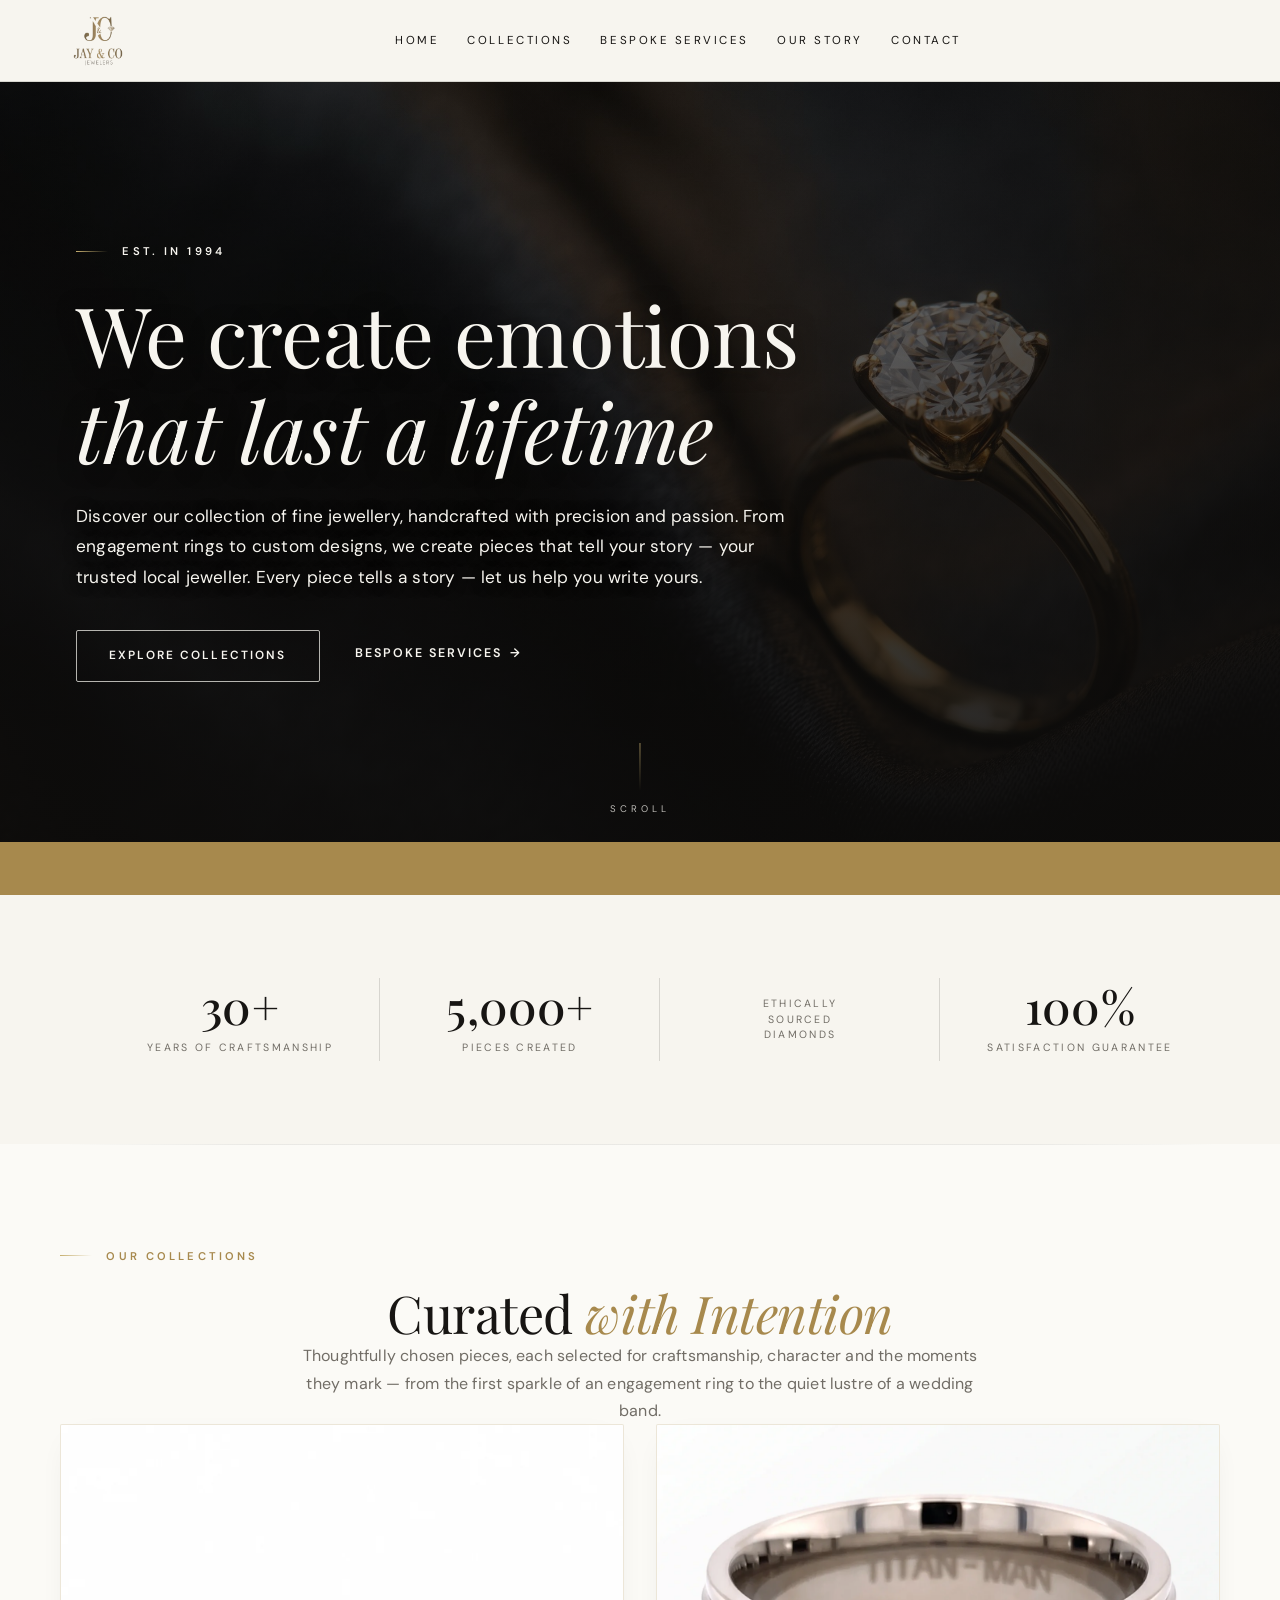
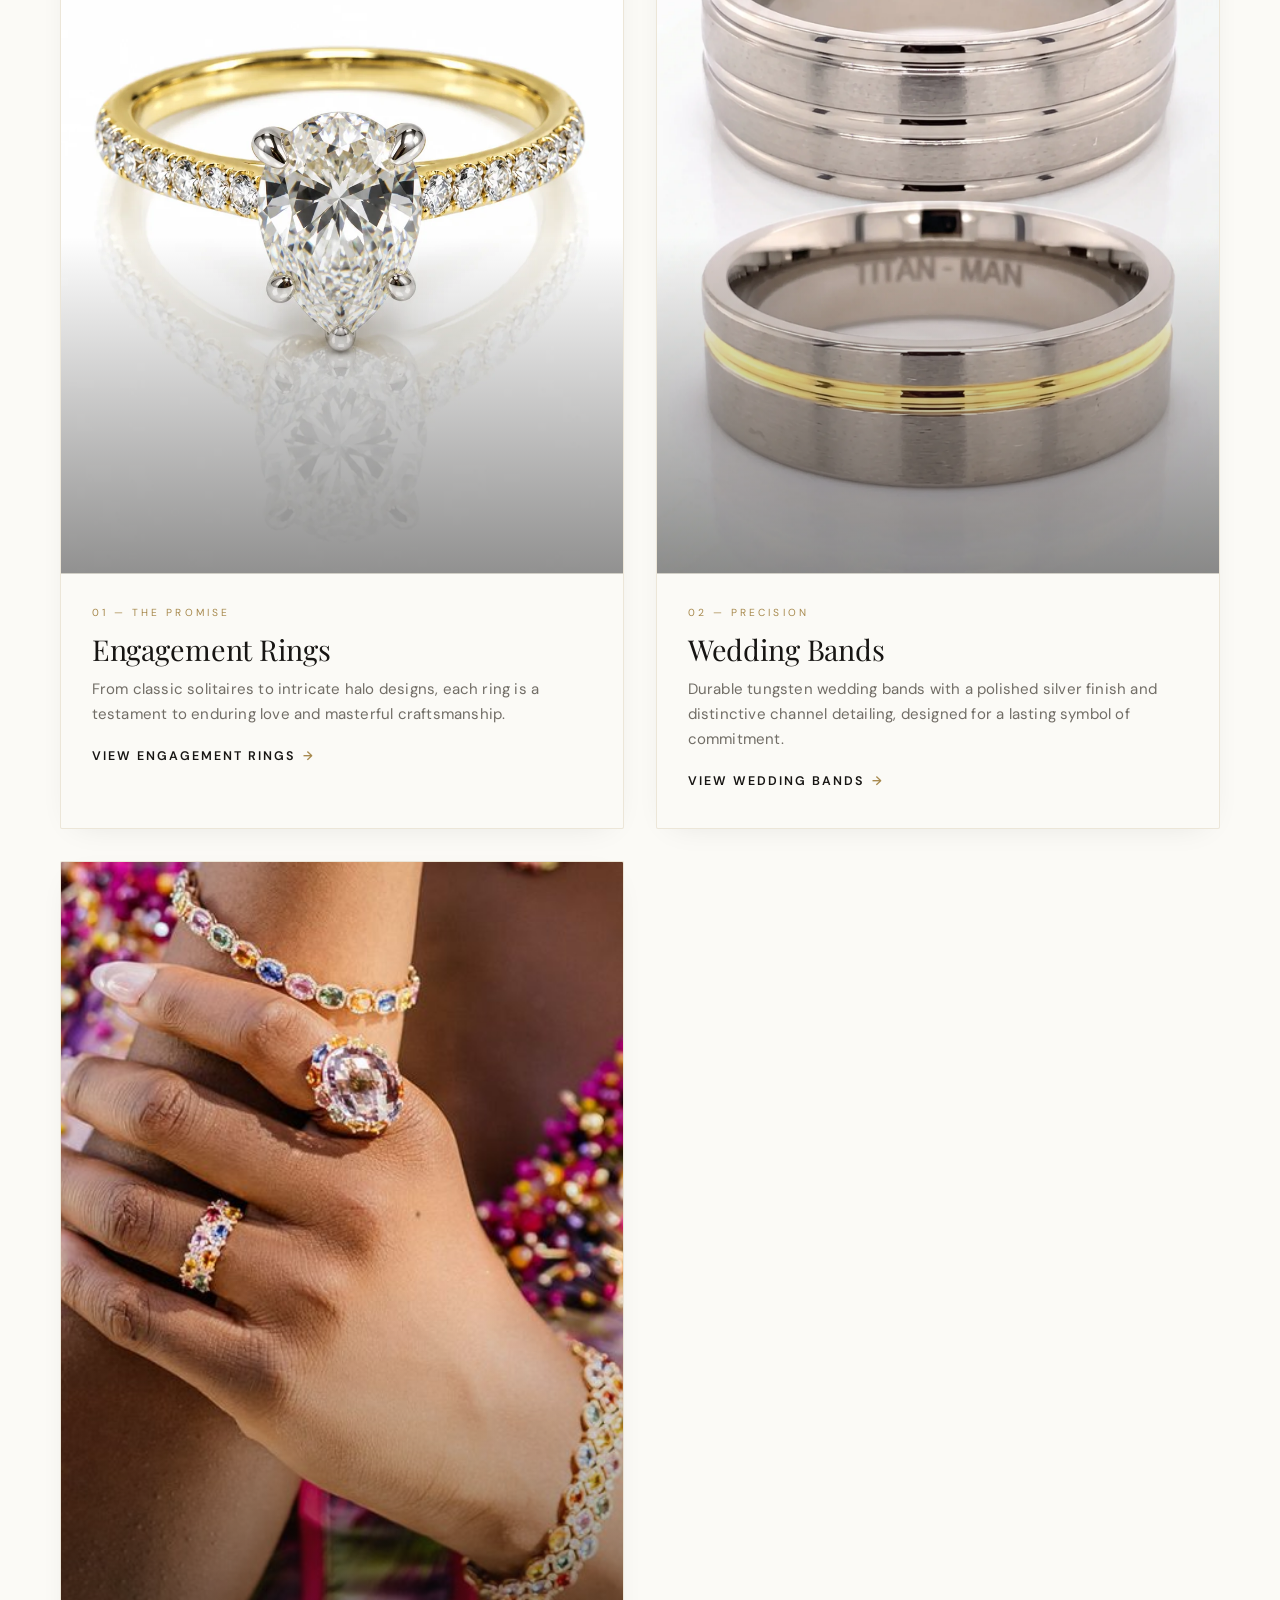
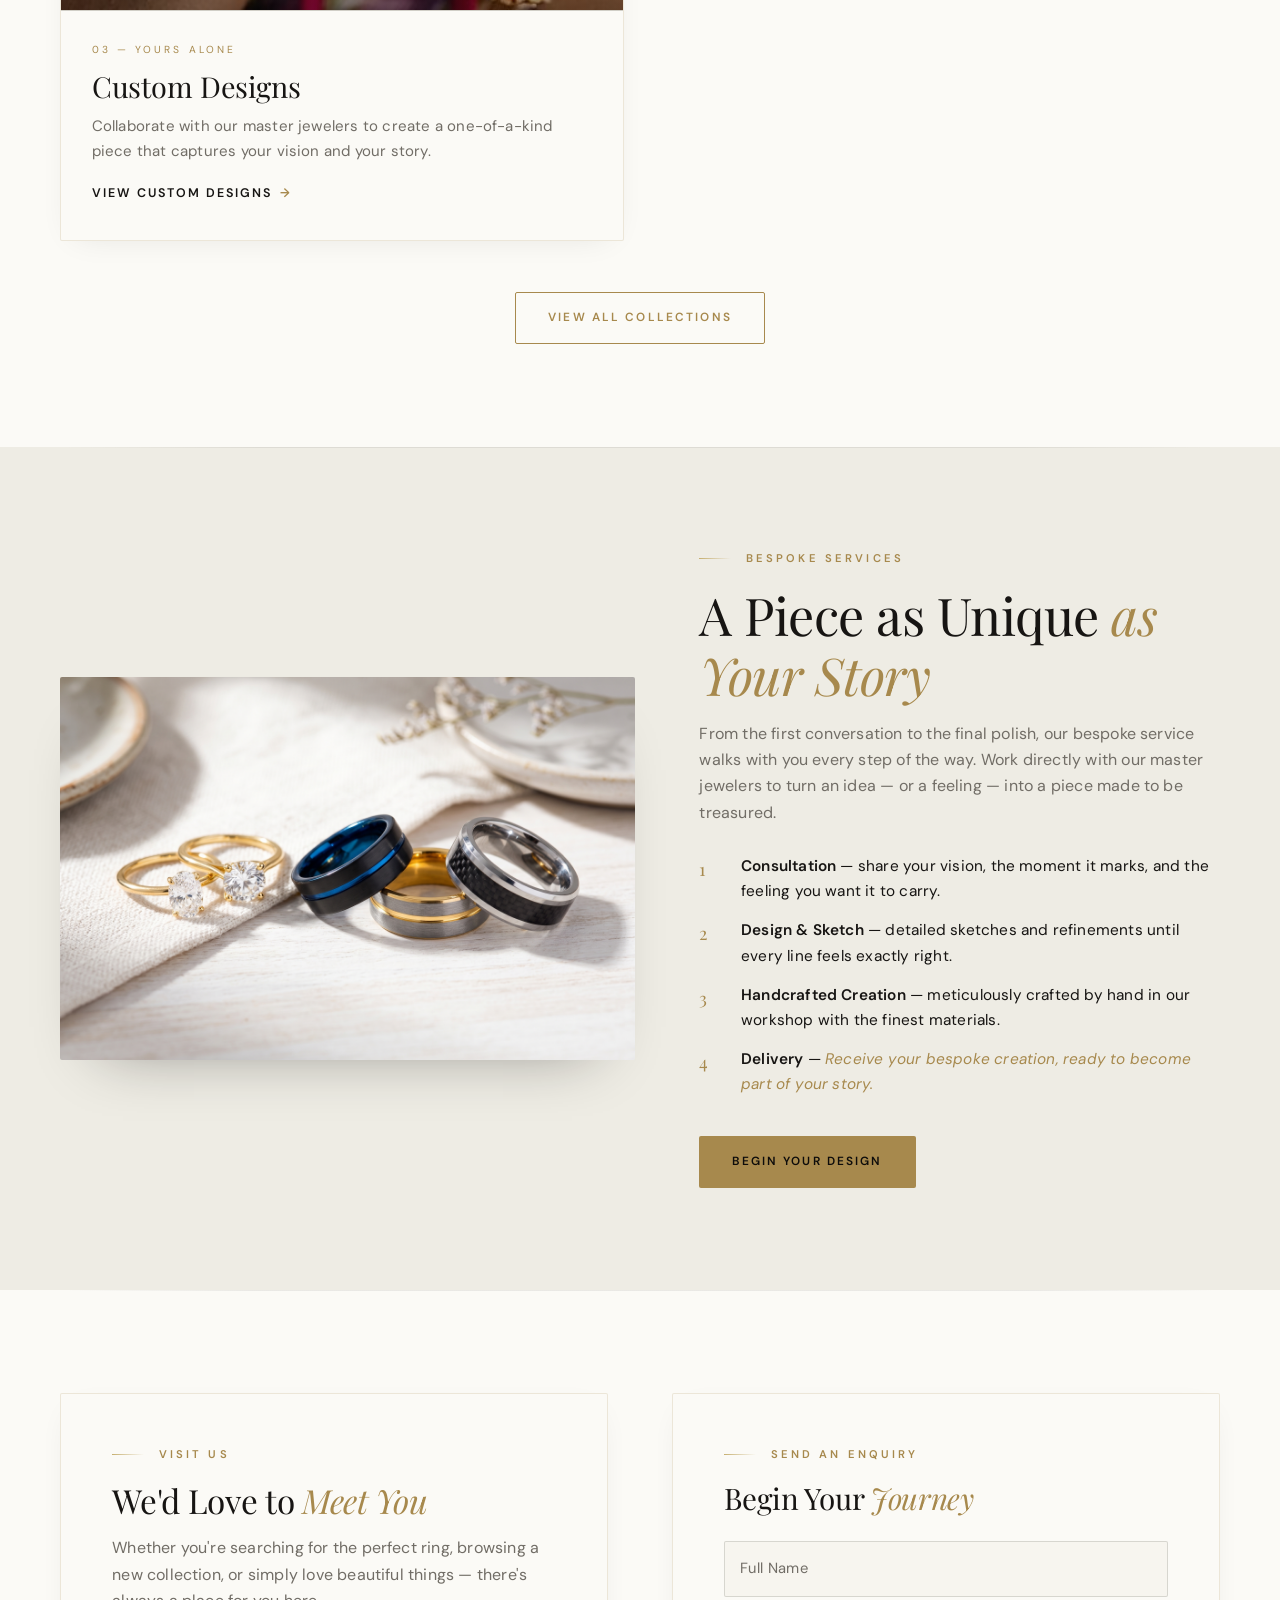
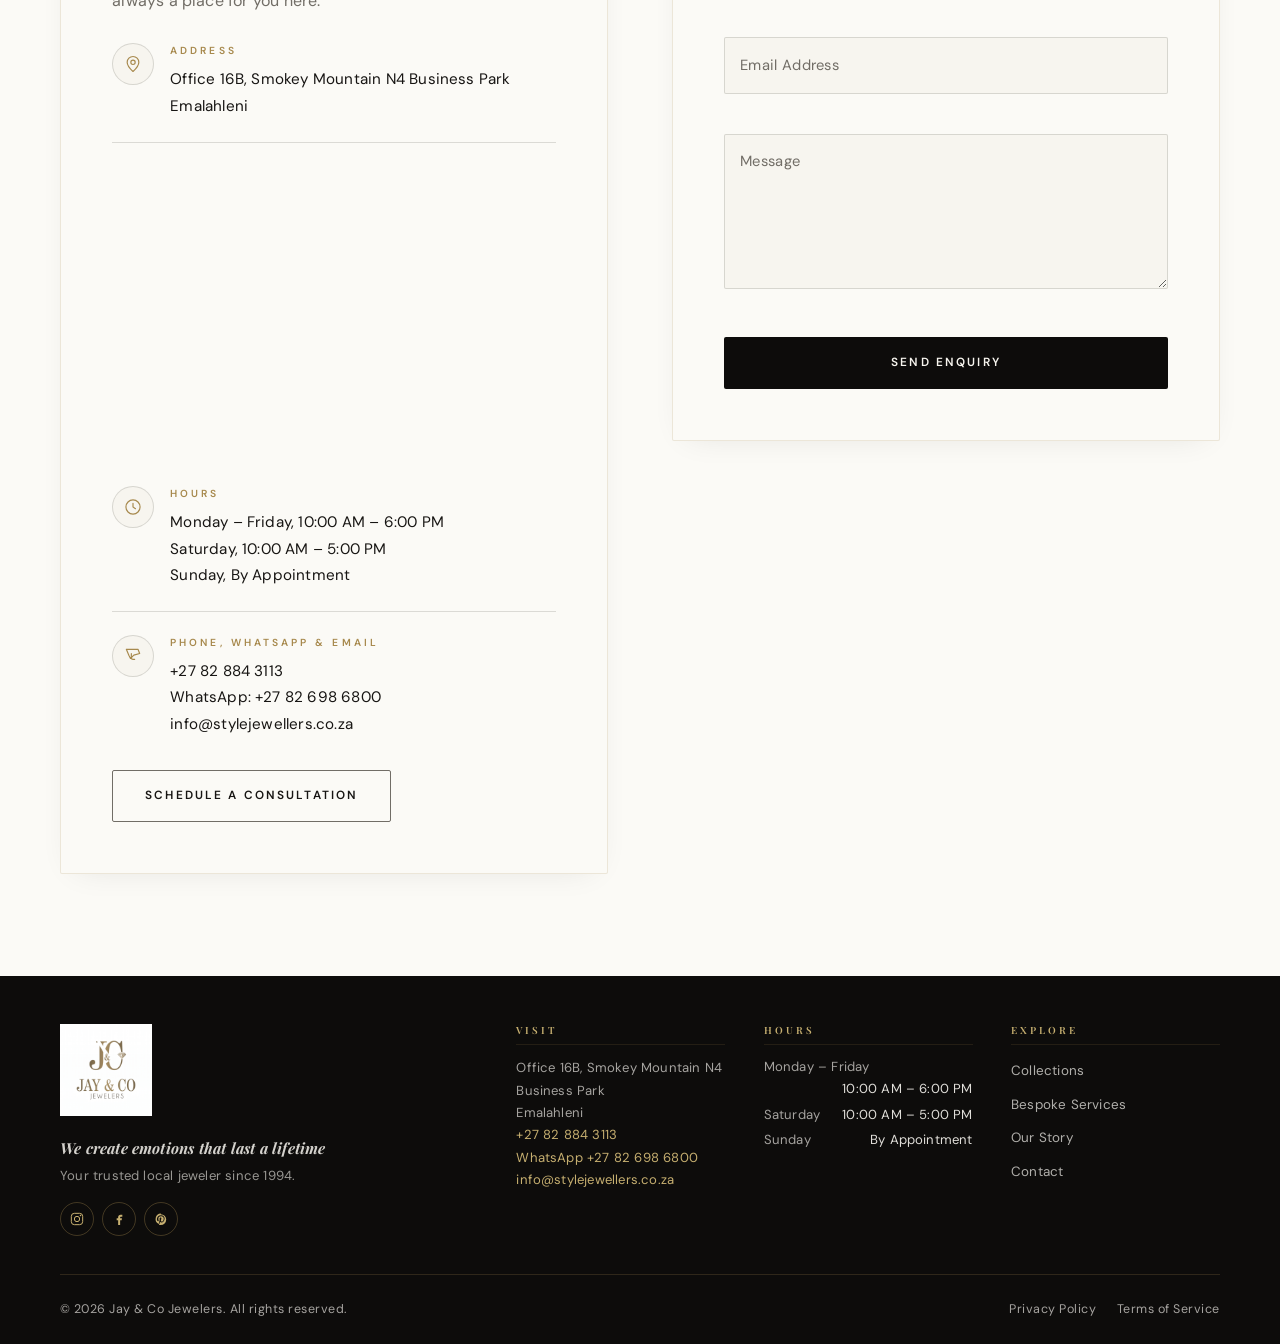
<file: index.html>
<!DOCTYPE html>
<html lang="en">
<head>
  <meta charset="utf-8">
  <meta name="viewport" content="width=device-width, initial-scale=1">
  <title>Jay &amp; Co Jewelers — We create emotions that last a lifetime</title>
  <meta name="description" content="Jay &amp; Co Jewelers — discovering fine jewelry, handcrafted with precision and passion. From engagement rings to custom designs, we create pieces that tell your story.">
  <meta name="author" content="Jay &amp; Co Jewelers">
  <meta name="robots" content="index, follow, max-image-preview:large">
  <meta name="theme-color" content="#f7f5ef">
  <link rel="canonical" href="https://jayandcojewelers.com/">
  <link rel="icon" href="favicon.svg" type="image/svg+xml">
  <link rel="icon" href="favicon.ico" sizes="any">
  <link rel="icon" href="favicon-48x48.png" sizes="48x48" type="image/png">
  <link rel="icon" href="favicon-32x32.png" sizes="32x32" type="image/png">
  <link rel="icon" href="favicon-16x16.png" sizes="16x16" type="image/png">
  <link rel="apple-touch-icon" href="assets/img/apple-touch-icon.png">
  <link rel="manifest" href="site.webmanifest">
  <link rel="preconnect" href="https://fonts.googleapis.com">
  <link rel="preconnect" href="https://fonts.gstatic.com" crossorigin>
  <link href="https://fonts.googleapis.com/css2?family=DM+Sans:wght@400;500;600&family=Playfair+Display:ital,wght@0,400;0,500;1,400;1,500&display=swap" rel="stylesheet">
  <link rel="stylesheet" href="assets/css/styles.css">
  <script type="application/ld+json">
  {
    "@context": "https://schema.org",
    "@type": "JewelryStore",
    "name": "Jay & Co Jewellers",
    "description": "Fine jewellery and bespoke craftsmanship — engagement rings, wedding bands and custom designs. A family legacy since 1994.",
    "url": "https://jayandcojewelers.com/",
    "telephone": "+27828843113",
    "email": "info@stylejewellers.co.za",
    "foundingDate": "1994",
    "address": {
      "@type": "PostalAddress",
      "streetAddress": "Office 16B, Smokey Mountain N4 Business Park",
      "addressLocality": "Emalahleni",
      "addressCountry": "ZA"
    },
    "openingHoursSpecification": [
      { "@type": "OpeningHoursSpecification", "dayOfWeek": ["Monday", "Tuesday", "Wednesday", "Thursday", "Friday"], "opens": "10:00", "closes": "18:00" },
      { "@type": "OpeningHoursSpecification", "dayOfWeek": "Saturday", "opens": "10:00", "closes": "17:00" }
    ]
  }
  </script>
</head>
<body>
  <a class="skip-link" href="#main">Skip to content</a>

  <!-- ===================== HEADER ===================== -->
  <header class="header" id="top">
    <div class="container header__inner">
      <a class="brand" href="#top" aria-label="Jay &amp; Co Jewelers — home"><img class="brand__logo" src="assets/brand/jay-co-logo-ivory.png" width="88" height="88" alt="Jay &amp; Co Jewellers"></a>

      <nav class="nav__links" aria-label="Primary navigation">
        <a href="index.html" data-nav="home">Home</a>
        <a href="collections.html" data-nav="collections">Collections</a>
        <a href="bespoke.html" data-nav="bespoke">Bespoke Services</a>
        <a href="story.html" data-nav="story">Our Story</a>
        <a href="contact.html" data-nav="contact">Contact</a>
      </nav>

      <div class="header__actions">
        <button class="menu-toggle" type="button" aria-expanded="false" aria-controls="mobile-menu"
                aria-label="Open menu" data-menu-toggle>
          <span></span><span></span><span></span>
        </button>
      </div>
    </div>
  </header>

  <!-- ===================== MOBILE MENU ===================== -->
  <div class="mobile-menu" id="mobile-menu" hidden>
    <nav class="mobile-menu__links" aria-label="Mobile navigation">
      <a href="#top" hidden>Home</a>
      <a href="index.html#top">Home</a>
      <a href="collections.html">Collections</a>
      <a href="bespoke.html">Bespoke Services</a>
      <a href="story.html">Our Story</a>
      <a href="contact.html">Contact</a>
      <a class="btn btn--outline mobile-menu__cta" href="contact.html">Send an Enquiry</a>
    </nav>
    <p class="mobile-menu__meta">Jay &amp; Co Jewelers · Your trusted local jeweler · <a href="contact.html">Visit the contact page</a></p>
  </div>

  <main id="main">

    <!-- ===================== HERO ===================== -->
    <section class="hero" id="hero">
      <div class="hero__bg" aria-hidden="true"></div>
      <div class="container hero__content">
        <p class="eyebrow hero__eyebrow" data-reveal>EST. IN 1994</p>

        <h1 class="hero__title" data-reveal>
          We create emotions<br>
          <em>that last a lifetime</em>
        </h1>

        <p class="hero__body" data-reveal>
          Discover our collection of fine jewellery, handcrafted with precision and passion. From engagement rings to custom designs, we create pieces that tell your story — your trusted local jeweller. Every piece tells a story — let us help you write yours.
        </p>

        <div class="hero__ctas" data-reveal>
          <a class="btn btn--outline" href="collections.html">
            Explore Collections
          </a>
          <a class="link-arrow" href="bespoke.html">
            Bespoke Services <span class="link-arrow__glyph" aria-hidden="true">→</span>
          </a>
        </div>
      </div>

      <a class="hero__scroll" href="#stats" aria-label="Scroll to content">
        <span class="hero__scroll-line" aria-hidden="true"></span>
        Scroll
      </a>
    </section>

    <!-- ===================== MARQUEE ===================== -->
    <div class="marquee" aria-label="What we offer" role="marquee">
      <div class="marquee__track">
        <span class="marquee__item">Bespoke Design<span class="marquee__sep">◆</span></span>
        <span class="marquee__item">Timeless craftsmanship<span class="marquee__sep">◆</span></span>
        <span class="marquee__item">Jewellery made to be treasured<span class="marquee__sep">◆</span></span>
        <span class="marquee__item">Engagement Rings<span class="marquee__sep">◆</span></span>
        <span class="marquee__item">Ethically sourced diamonds<span class="marquee__sep">◆</span></span>
        <span class="marquee__item">Bespoke Design<span class="marquee__sep">◆</span></span>
        <span class="marquee__item">Timeless craftsmanship<span class="marquee__sep">◆</span></span>
        <span class="marquee__item">Jewellery made to be treasured<span class="marquee__sep">◆</span></span>
        <span class="marquee__item">Engagement Rings<span class="marquee__sep">◆</span></span>
        <span class="marquee__item">Ethically sourced diamonds<span class="marquee__sep">◆</span></span>
      </div>
    </div>

    <!-- ===================== STATS ===================== -->
    <section class="stats" id="stats" aria-label="By the numbers">
      <div class="container">
        <ul class="stats__grid">
          <li class="stat" data-reveal>
            <span class="stat__value" data-count="30" data-suffix="+">30+</span>
            <span class="stat__label">Years of Craftsmanship</span>
          </li>
          <li class="stat" data-reveal>
            <span class="stat__value" data-count="5000" data-suffix="+" data-format="comma">5,000+</span>
            <span class="stat__label">Pieces Created</span>
          </li>
          <li class="stat stat--ethical" data-reveal>
            <span class="stat__label stat__label--wide">ETHICALLY SOURCED DIAMONDS</span>
          </li>
          <li class="stat" data-reveal>
            <span class="stat__value" data-count="100" data-suffix="%">100%</span>
            <span class="stat__label">Satisfaction Guarantee</span>
          </li>
        </ul>
      </div>
    </section>

    <!-- ===================== COLLECTIONS ===================== -->
    <section class="section collections" id="collections">
      <div class="container">
        <div class="collections__head">
          <p class="eyebrow" data-reveal>Our Collections</p>
          <h2 class="section__title" data-reveal>Curated <em>with Intention</em></h2>
          <p class="section__lead collections__lead" data-reveal>
            Thoughtfully chosen pieces, each selected for craftsmanship, character and the moments they mark — from the first sparkle of an engagement ring to the quiet lustre of a wedding band.
          </p>
        </div>

        <div class="collections__grid">
          <article class="card" data-reveal>
            <div class="card__media">
              <img src="assets/pearpave1.webp" alt="Engagement rings — fine jewelry collection" loading="lazy" decoding="async">
            </div>
            <div class="card__body">
              <p class="card__kicker">01 — The Promise</p>
              <h3 class="card__title">Engagement Rings</h3>
              <p class="card__text">
                From classic solitaires to intricate halo designs, each ring is a testament to enduring love and masterful craftsmanship.
              </p>
              <a class="link-arrow card__link" href="engagement-rings.html">
                View Engagement Rings <span class="link-arrow__glyph" aria-hidden="true">→</span>
              </a>
            </div>
          </article>

          <article class="card" data-reveal>
            <div class="card__media">
              <img src="assets/Tungstenring.webp" alt="Wedding bands — tungsten rings with a polished silver finish" loading="lazy" decoding="async">
            </div>
            <div class="card__body">
              <p class="card__kicker">02 — Precision</p>
              <h3 class="card__title">Wedding Bands</h3>
              <p class="card__text">
                Durable tungsten wedding bands with a polished silver finish and distinctive channel detailing, designed for a lasting symbol of commitment.
              </p>
              <a class="link-arrow card__link" href="wedding-bands.html">
                View Wedding Bands <span class="link-arrow__glyph" aria-hidden="true">→</span>
              </a>
            </div>
          </article>

          <article class="card" data-reveal>
            <div class="card__media">
              <img src="assets/multicoloured.jpg" alt="Custom designs — bespoke jewelry" loading="lazy" decoding="async">
            </div>
            <div class="card__body">
              <p class="card__kicker">03 — Yours Alone</p>
              <h3 class="card__title">Custom Designs</h3>
              <p class="card__text">
                Collaborate with our master jewelers to create a one-of-a-kind piece that captures your vision and your story.
              </p>
              <a class="link-arrow card__link" href="bespoke.html">
                View Custom Designs <span class="link-arrow__glyph" aria-hidden="true">→</span>
              </a>
            </div>
          </article>
        </div>

        <div class="collections__cta" data-reveal>
          <a class="btn btn--outline" href="collections.html">
            View All Collections
          </a>
        </div>
      </div>
    </section>

    <!-- ===================== BESPOKE SPLIT ===================== -->
    <section class="section bespoke-split" id="bespoke">
      <div class="container">
        <div class="bespoke-split__grid">
          <div class="bespoke-split__image" data-reveal>
            <img src="assets/brand/bespoke-custom-page.jpeg" alt="Fine rings arranged on a soft ivory surface" loading="lazy" decoding="async">
          </div>

          <div class="bespoke-split__text" data-reveal>
            <p class="eyebrow">Bespoke Services</p>
            <h2 class="section__title">A Piece as Unique <em>as Your Story</em></h2>
            <p class="bespoke-split__body">
              From the first conversation to the final polish, our bespoke service walks with you every step of the way. Work directly with our master jewelers to turn an idea — or a feeling — into a piece made to be treasured.
            </p>

            <ol class="bespoke-steps">
              <li><strong>Consultation</strong> — share your vision, the moment it marks, and the feeling you want it to carry.</li>
              <li><strong>Design &amp; Sketch</strong> — detailed sketches and refinements until every line feels exactly right.</li>
              <li><strong>Handcrafted Creation</strong> — meticulously crafted by hand in our workshop with the finest materials.</li>
              <li><strong>Delivery</strong> — <em>Receive your bespoke creation, ready to become part of your story.</em></li>
            </ol>

            <div class="bespoke-split__cta">
              <a class="btn" href="contact.html">Begin Your Design</a>
            </div>
          </div>
        </div>
      </div>
    </section>

    <!-- ===================== HOME CONTACT ===================== -->
    <section class="section home-contact" id="contact">
      <div class="container">
        <div class="home-contact__grid">

          <div class="visit-card" data-reveal>
            <p class="eyebrow visit-card__eyebrow">Visit Us</p>
            <h2 class="section__title visit-card__title">We'd Love to <em>Meet You</em></h2>
            <p class="visit-card__body">
              Whether you're searching for the perfect ring, browsing a new collection, or simply love beautiful things — there's always a place for you here.
            </p>

            <div class="visit-card__info">
              <div class="visit-info">
                <span class="visit-info__icon" aria-hidden="true">
                  <svg viewBox="0 0 24 24" fill="none" stroke="currentColor" stroke-width="1.4" stroke-linecap="round" stroke-linejoin="round"><path d="M12 21s7-6.1 7-11a7 7 0 1 0-14 0c0 4.9 7 11 7 11Z"/><circle cx="12" cy="10" r="2.6"/></svg>
                </span>
                <div>
                  <span class="visit-info__label">Address</span>
                  <p class="visit-info__value">Office 16B, Smokey Mountain N4 Business Park<br>Emalahleni</p>
                </div>
              </div>

              <div class="map-container" style="margin: 1.5rem 0; border-radius: 8px; overflow: hidden; height: 250px;">
                <iframe 
                  src="https://maps.google.com/maps?q=Smokey+Mountain+N4+Business+Park,+Emalahleni&t=&z=15&ie=UTF8&iwloc=&output=embed" 
                  width="100%" 
                  height="100%" 
                  style="border:0;" 
                  allowfullscreen="" 
                  loading="lazy" 
                  referrerpolicy="no-referrer-when-downgrade">
                </iframe>
              </div>

              <div class="visit-info">
                <span class="visit-info__icon" aria-hidden="true">
                  <svg viewBox="0 0 24 24" fill="none" stroke="currentColor" stroke-width="1.4" stroke-linecap="round"><circle cx="12" cy="12" r="8.5"/><path d="M12 7.5V12l3 2"/></svg>
                </span>
                <div>
                  <span class="visit-info__label">Hours</span>
                  <p class="visit-info__value">
                    Monday – Friday, 10:00 AM – 6:00 PM<br>
                    Saturday, 10:00 AM – 5:00 PM<br>
                    Sunday, By Appointment
                  </p>
                </div>
              </div>

              <div class="visit-info">
                <span class="visit-info__icon" aria-hidden="true">
                  <svg viewBox="0 0 24 24" fill="none" stroke="currentColor" stroke-width="1.4" stroke-linecap="round" stroke-linejoin="round"><path d="M4 4h14l2 5-7 2-4 4-2-4Z"/><path d="M10 9v5c0 1.1.9 2 2 2h2"/></svg>
                </span>
                <div>
                  <span class="visit-info__label">Phone, WhatsApp &amp; Email</span>
                  <p class="visit-info__value">
                    <a href="tel:+27828843113">+27 82 884 3113</a><br>
                    <a href="https://wa.me/27826986800" target="_blank" rel="noopener">WhatsApp: +27 82 698 6800</a><br>
                    <a href="mailto:info@stylejewellers.co.za">info@stylejewellers.co.za</a>
                  </p>
                </div>
              </div>
            </div>

            <div style="margin-top:2rem">
              <a class="btn btn--black-outline" href="contact.html">
                Schedule a Consultation
              </a>
            </div>
          </div>

          <div class="enquiry-card" data-reveal>
            <p class="eyebrow enquiry-card__eyebrow">Send an Enquiry</p>
            <h2 class="section__title enquiry-card__title">Begin Your <em>Journey</em></h2>

            <form class="form" novalidate data-form="enquiry" data-phone="27826986800">
              <div class="field">
                <input class="field__input" type="text" id="name" name="name" placeholder=" " autocomplete="name" required>
                <label class="field__label" for="name">Full Name</label>
                <span class="field__error" data-error></span>
              </div>

              <div class="field">
                <input class="field__input" type="email" id="email" name="email" placeholder=" " autocomplete="email" required>
                <label class="field__label" for="email">Email Address</label>
                <span class="field__error" data-error></span>
              </div>

              <div class="field">
                <textarea class="field__input field__input--area" id="message" name="message" rows="5" placeholder=" " required></textarea>
                <label class="field__label" for="message">Message</label>
                <span class="field__error" data-error></span>
              </div>

              <button class="btn btn--black" type="submit">
                <span data-btn-text>Send Enquiry</span>
              </button>

              <p class="form__success" role="status" aria-live="polite" hidden>
                Thank you — your enquiry has been sent. We'll be in touch soon.
              </p>
            </form>
          </div>

        </div>
      </div>
    </section>

    <!-- Newsletter / Journal signup band: ARCHIVED — see archived/NewsletterBanner.html (was here, above the footer) -->

  </main>

  <!-- ===================== FOOTER ===================== -->
  <footer class="footer">
    <div class="container">
      <div class="footer__grid">

        <div class="footer__brand">
          <a class="footer__logo" href="#top" aria-label="Jay &amp; Co Jewelers — back to top"><img class="footer__logo-image" src="assets/brand/jay-co-logo.jpeg" width="88" height="88" alt="Jay &amp; Co Jewellers"></a>
          <p class="footer__tagline">
            <strong>We create emotions that last a lifetime</strong>
            Your trusted local jeweler since 1994.
          </p>
          <ul class="footer__social" aria-label="Social media">
            <li><a href="https://instagram.com" rel="noopener" aria-label="Instagram">
              <svg viewBox="0 0 24 24" fill="none" aria-hidden="true"><rect x="3.5" y="3.5" width="17" height="17" rx="4.5" stroke="currentColor" stroke-width="1.5"/><circle cx="12" cy="12" r="4" stroke="currentColor" stroke-width="1.5"/><circle cx="17.2" cy="6.8" r="1.2" fill="currentColor"/></svg>
            </a></li>
            <li><a href="https://facebook.com" rel="noopener" aria-label="Facebook">
              <svg viewBox="0 0 24 24" fill="currentColor" aria-hidden="true"><path d="M14.8 8.5h2.2V5.6h-2.6c-2.3 0-3.7 1.5-3.7 3.8v1.6H8.5v2.9h2.2V21h3v-7.1h2.3l.4-2.9h-2.7V9.7c0-.8.4-1.2 1.1-1.2Z"/></svg>
            </a></li>
            <li><a href="https://pinterest.com" rel="noopener" aria-label="Pinterest">
              <svg viewBox="0 0 24 24" fill="currentColor" aria-hidden="true"><path d="M12 3.8a8.2 8.2 0 0 0-3 15.8c-.1-.7-.1-1.7.1-2.4l1-4.1s-.2-.5-.2-1.3c0-1.2.7-2.1 1.6-2.1.8 0 1.1.6 1.1 1.3 0 .8-.5 2-.8 3.2-.2.9.5 1.7 1.4 1.7 1.7 0 2.9-2.2 2.9-4.7 0-1.9-1.3-3.4-3.7-3.4a4.2 4.2 0 0 0-4.4 4.3c0 .8.3 1.4.6 1.8l-.3 1.1c-.1.4-.3.5-.7.3-1.1-.5-1.7-1.9-1.7-3.4 0-2.5 2-5.5 6.1-5.5 3.3 0 5.4 2.4 5.4 4.9 0 3.4-1.9 5.9-4.7 5.9-1 0-1.9-.5-2.2-1.1l-.6 2.3c-.2.8-.7 1.7-1.1 2.3.9.3 1.8.4 2.8.4a8.2 8.2 0 0 0 0-16.4Z"/></svg>
            </a></li>
          </ul>
        </div>

        <div class="footer__col">
          <h3 class="footer__heading">Visit</h3>
          <p class="footer__address">
            Office 16B, Smokey Mountain N4 Business Park<br>
            Emalahleni<br>
            <a href="tel:+27828843113">+27 82 884 3113</a><br>
            <a href="https://wa.me/27826986800" target="_blank" rel="noopener">WhatsApp +27 82 698 6800</a><br>
            <a href="mailto:info@stylejewellers.co.za">info@stylejewellers.co.za</a>
          </p>
        </div>

        <div class="footer__col">
          <h3 class="footer__heading">Hours</h3>
          <ul class="footer__hours">
            <li><span>Monday – Friday</span><span>10:00 AM – 6:00 PM</span></li>
            <li><span>Saturday</span><span>10:00 AM – 5:00 PM</span></li>
            <li><span>Sunday</span><span>By Appointment</span></li>
          </ul>
        </div>

        <div class="footer__col">
          <h3 class="footer__heading">Explore</h3>
          <ul class="footer__list">
            <li><a href="collections.html">Collections</a></li>
            <li><a href="bespoke.html">Bespoke Services</a></li>
            <li><a href="story.html">Our Story</a></li>
            <li><a href="contact.html">Contact</a></li>
          </ul>
        </div>

      </div>

      <div class="footer__bottom">
        <p>© <span data-year>2026</span> Jay &amp; Co Jewelers. All rights reserved.</p>
        <ul class="footer__legal">
          <li><a href="privacy.html">Privacy Policy</a></li>
          <li><a href="terms.html">Terms of Service</a></li>
        </ul>
      </div>
    </div>
  </footer>

  <script src="assets/js/main.js" defer></script>
</body>
</html>
</file>
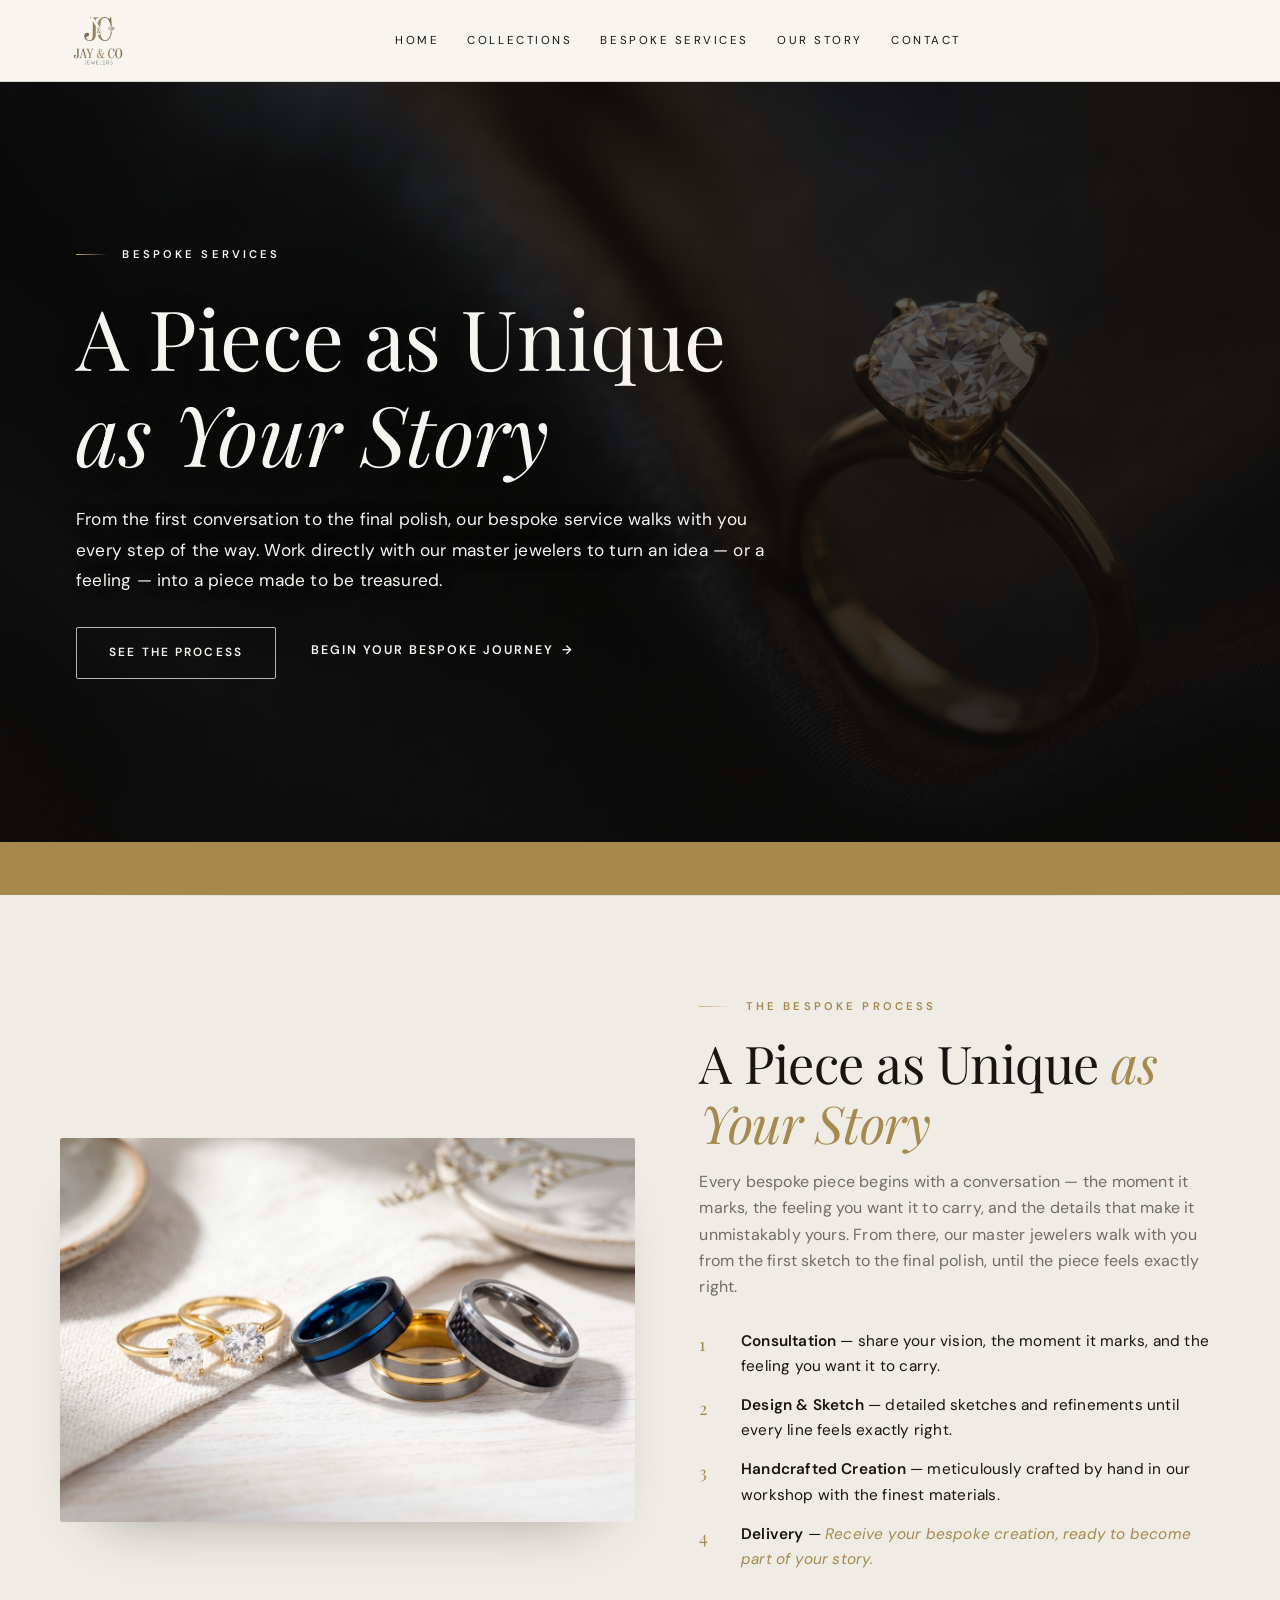
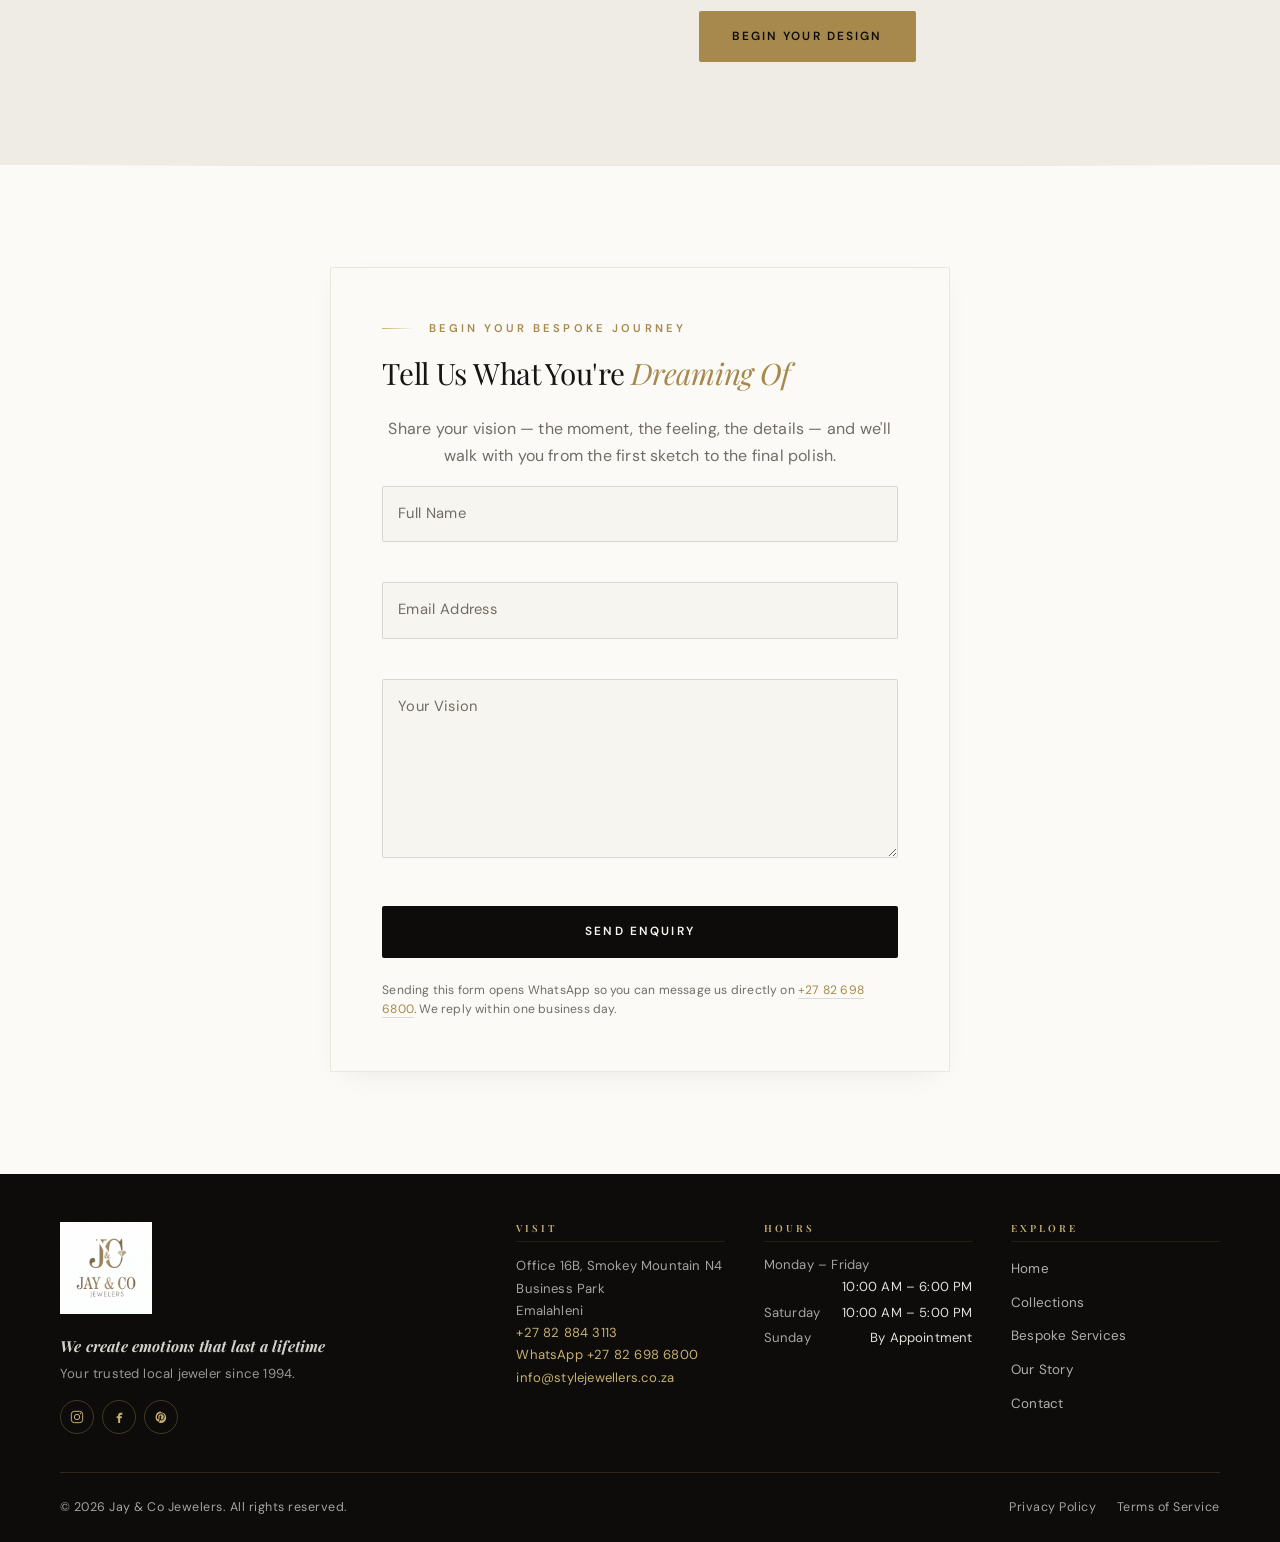
<file: bespoke.html>
<!DOCTYPE html>
<html lang="en">
<head>
  <meta charset="utf-8">
  <meta name="viewport" content="width=device-width, initial-scale=1">
  <title>Bespoke Services — Jay &amp; Co Jewelers</title>
  <meta name="description" content="Jay &amp; Co bespoke jewelry services — from the first consultation to the final polish, create a piece as unique as your story.">
  <meta name="author" content="Jay &amp; Co Jewelers">
  <meta name="robots" content="index, follow">
  <meta name="theme-color" content="#f7f5ef">
  <link rel="canonical" href="https://jayandcojewelers.com/bespoke">
  <link rel="icon" href="favicon.svg" type="image/svg+xml">
  <link rel="icon" href="favicon.ico" sizes="any">
  <link rel="icon" href="favicon-48x48.png" sizes="48x48" type="image/png">
  <link rel="icon" href="favicon-32x32.png" sizes="32x32" type="image/png">
  <link rel="icon" href="favicon-16x16.png" sizes="16x16" type="image/png">
  <link rel="apple-touch-icon" href="assets/img/apple-touch-icon.png">
  <link rel="manifest" href="site.webmanifest">
  <link rel="preconnect" href="https://fonts.googleapis.com">
  <link rel="preconnect" href="https://fonts.gstatic.com" crossorigin>
  <link href="https://fonts.googleapis.com/css2?family=DM+Sans:wght@400;500;600&family=Playfair+Display:ital,wght@0,400;0,500;1,400;1,500&display=swap" rel="stylesheet">
  <link rel="stylesheet" href="assets/css/styles.css">
</head>
<body>
  <a class="skip-link" href="#main">Skip to content</a>

  <header class="header" id="top">
    <div class="container header__inner">
      <a class="brand" href="index.html" aria-label="Jay &amp; Co Jewelers — home"><img class="brand__logo" src="assets/brand/jay-co-logo-ivory.png" width="88" height="88" alt="Jay &amp; Co Jewellers"></a>
      <nav class="nav__links" aria-label="Primary navigation">
        <a href="index.html" data-nav="home">Home</a>
        <a href="collections.html" data-nav="collections">Collections</a>
        <a href="bespoke.html" data-nav="bespoke" aria-current="page">Bespoke Services</a>
        <a href="story.html" data-nav="story">Our Story</a>
        <a href="contact.html" data-nav="contact">Contact</a>
      </nav>
      <div class="header__actions">
        <button class="menu-toggle" type="button" aria-expanded="false" aria-controls="mobile-menu"
                aria-label="Open menu" data-menu-toggle>
          <span></span><span></span><span></span>
        </button>
      </div>
    </div>
  </header>

  <div class="mobile-menu" id="mobile-menu" hidden>
    <nav class="mobile-menu__links" aria-label="Mobile navigation">
      <a href="index.html">Home</a>
      <a href="collections.html">Collections</a>
      <a href="bespoke.html">Bespoke Services</a>
      <a href="story.html">Our Story</a>
      <a href="contact.html">Contact</a>
      <a class="btn btn--outline mobile-menu__cta" href="contact.html">Send an Enquiry</a>
    </nav>
    <p class="mobile-menu__meta">Jay &amp; Co Jewelers · <a href="contact.html">Visit the contact page</a></p>
  </div>

  <main id="main">

    <!-- ===================== HERO ===================== -->
    <section class="hero" id="hero">
      <div class="hero__bg" aria-hidden="true"></div>
      <div class="container hero__content">
        <p class="eyebrow hero__eyebrow" data-reveal>Bespoke Services</p>
        <h1 class="hero__title" data-reveal>
          A Piece as Unique<br>
          <em>as Your Story</em>
        </h1>
        <p class="hero__body" data-reveal>
          From the first conversation to the final polish, our bespoke service walks with you every step of the way. Work directly with our master jewelers to turn an idea — or a feeling — into a piece made to be treasured.
        </p>
        <div class="hero__ctas" style="margin-top:2rem" data-reveal>
          <a class="btn btn--outline" href="#process">
            See the Process
          </a>
          <a class="link-arrow" href="#enquiry">
            Begin Your Bespoke Journey <span class="link-arrow__glyph" aria-hidden="true">→</span>
          </a>
        </div>
      </div>
    </section>

    <!-- ===================== MARQUEE ===================== -->
    <div class="marquee" aria-label="What we offer" role="marquee">
      <div class="marquee__track">
        <span class="marquee__item">Bespoke Design<span class="marquee__sep">◆</span></span>
        <span class="marquee__item">Timeless craftsmanship<span class="marquee__sep">◆</span></span>
        <span class="marquee__item">Jewellery made to be treasured<span class="marquee__sep">◆</span></span>
        <span class="marquee__item">Engagement Rings<span class="marquee__sep">◆</span></span>
        <span class="marquee__item">Ethically sourced diamonds<span class="marquee__sep">◆</span></span>
        <span class="marquee__item">Bespoke Design<span class="marquee__sep">◆</span></span>
        <span class="marquee__item">Timeless craftsmanship<span class="marquee__sep">◆</span></span>
        <span class="marquee__item">Jewellery made to be treasured<span class="marquee__sep">◆</span></span>
        <span class="marquee__item">Engagement Rings<span class="marquee__sep">◆</span></span>
        <span class="marquee__item">Ethically sourced diamonds<span class="marquee__sep">◆</span></span>
      </div>
    </div>

    <!-- ===================== BESPOKE PROCESS ===================== -->
    <section class="section bespoke-split" id="process">
      <div class="container">
        <div class="bespoke-split__grid">
          <div class="bespoke-split__image" data-reveal>
            <img src="assets/brand/bespoke-custom-page.jpeg" alt="Fine rings arranged on a soft ivory surface" loading="lazy" decoding="async">
          </div>

          <div class="bespoke-split__text" data-reveal>
            <p class="eyebrow">The Bespoke Process</p>
            <h2 class="section__title">A Piece as Unique <em>as Your Story</em></h2>
            <p class="bespoke-split__body">
              Every bespoke piece begins with a conversation — the moment it marks, the feeling you want it to carry, and the details that make it unmistakably yours. From there, our master jewelers walk with you from the first sketch to the final polish, until the piece feels exactly right.
            </p>

            <ol class="bespoke-steps">
              <li><strong>Consultation</strong> — share your vision, the moment it marks, and the feeling you want it to carry.</li>
              <li><strong>Design &amp; Sketch</strong> — detailed sketches and refinements until every line feels exactly right.</li>
              <li><strong>Handcrafted Creation</strong> — meticulously crafted by hand in our workshop with the finest materials.</li>
              <li><strong>Delivery</strong> — <em>Receive your bespoke creation, ready to become part of your story.</em></li>
            </ol>

            <div class="bespoke-split__cta">
              <a class="btn" href="#enquiry">Begin Your Design</a>
            </div>
          </div>
        </div>
      </div>
    </section>

    <!-- ===================== BESPOKE ENQUIRY FORM ===================== -->
    <section class="section home-contact" id="enquiry">
      <div class="container">
        <div class="home-contact__grid" style="grid-template-columns:1fr">
          <div class="enquiry-card" style="max-width:620px; margin-inline:auto" data-reveal>
            <p class="eyebrow enquiry-card__eyebrow">Begin Your Bespoke Journey</p>
            <h2 class="section__title enquiry-card__title">Tell Us What You're <em>Dreaming Of</em></h2>
            <p class="section__lead" style="margin-top:1rem; text-align:center">
              Share your vision — the moment, the feeling, the details — and we'll walk with you from the first sketch to the final polish.
            </p>

            <form class="form" novalidate data-form="enquiry" data-phone="27826986800" style="margin-top:1rem">
              <div class="field">
                <input class="field__input" type="text" id="name" name="name" placeholder=" " autocomplete="name" required>
                <label class="field__label" for="name">Full Name</label>
                <span class="field__error" data-error></span>
              </div>

              <div class="field">
                <input class="field__input" type="email" id="email" name="email" placeholder=" " autocomplete="email" required>
                <label class="field__label" for="email">Email Address</label>
                <span class="field__error" data-error></span>
              </div>

              <div class="field">
                <textarea class="field__input field__input--area" id="message" name="message" rows="6" placeholder=" " required></textarea>
                <label class="field__label" for="message">Your Vision</label>
                <span class="field__error" data-error></span>
              </div>

              <button class="btn btn--black" type="submit">
                <span data-btn-text>Send Enquiry</span>
              </button>

              <p class="form__note">
                Sending this form opens WhatsApp so you can message us directly on <a href="https://wa.me/27826986800" target="_blank" rel="noopener">+27 82 698 6800</a>. We reply within one business day.
              </p>
              <p class="form__success" role="status" aria-live="polite" hidden>
                Thank you — your bespoke enquiry has been sent. We'll be in touch soon.
              </p>
            </form>
          </div>
        </div>
      </div>
    </section>

    <!-- Newsletter / Journal signup band: ARCHIVED — see archived/NewsletterBanner.html (was here, above the footer) -->

  </main>

  <footer class="footer">
    <div class="container">
      <div class="footer__grid">
        <div class="footer__brand">
          <a class="footer__logo" href="index.html" aria-label="Jay &amp; Co Jewelers — back to home"><img class="footer__logo-image" src="assets/brand/jay-co-logo.jpeg" width="88" height="88" alt="Jay &amp; Co Jewellers"></a>
          <p class="footer__tagline">
            <strong>We create emotions that last a lifetime</strong>
            Your trusted local jeweler since 1994.
          </p>
          <ul class="footer__social" aria-label="Social media">
            <li><a href="https://instagram.com" rel="noopener" aria-label="Instagram">
              <svg viewBox="0 0 24 24" fill="none" aria-hidden="true"><rect x="3.5" y="3.5" width="17" height="17" rx="4.5" stroke="currentColor" stroke-width="1.5"/><circle cx="12" cy="12" r="4" stroke="currentColor" stroke-width="1.5"/><circle cx="17.2" cy="6.8" r="1.2" fill="currentColor"/></svg>
            </a></li>
            <li><a href="https://facebook.com" rel="noopener" aria-label="Facebook">
              <svg viewBox="0 0 24 24" fill="currentColor" aria-hidden="true"><path d="M14.8 8.5h2.2V5.6h-2.6c-2.3 0-3.7 1.5-3.7 3.8v1.6H8.5v2.9h2.2V21h3v-7.1h2.3l.4-2.9h-2.7V9.7c0-.8.4-1.2 1.1-1.2Z"/></svg>
            </a></li>
            <li><a href="https://pinterest.com" rel="noopener" aria-label="Pinterest">
              <svg viewBox="0 0 24 24" fill="currentColor" aria-hidden="true"><path d="M12 3.8a8.2 8.2 0 0 0-3 15.8c-.1-.7-.1-1.7.1-2.4l1-4.1s-.2-.5-.2-1.3c0-1.2.7-2.1 1.6-2.1.8 0 1.1.6 1.1 1.3 0 .8-.5 2-.8 3.2-.2.9.5 1.7 1.4 1.7 1.7 0 2.9-2.2 2.9-4.7 0-1.9-1.3-3.4-3.7-3.4a4.2 4.2 0 0 0-4.4 4.3c0 .8.3 1.4.6 1.8l-.3 1.1c-.1.4-.3.5-.7.3-1.1-.5-1.7-1.9-1.7-3.4 0-2.5 2-5.5 6.1-5.5 3.3 0 5.4 2.4 5.4 4.9 0 3.4-1.9 5.9-4.7 5.9-1 0-1.9-.5-2.2-1.1l-.6 2.3c-.2.8-.7 1.7-1.1 2.3.9.3 1.8.4 2.8.4a8.2 8.2 0 0 0 0-16.4Z"/></svg>
            </a></li>
          </ul>
        </div>
        <div class="footer__col">
          <h3 class="footer__heading">Visit</h3>
          <p class="footer__address">
            Office 16B, Smokey Mountain N4 Business Park<br>
            Emalahleni<br>
            <a href="tel:+27828843113">+27 82 884 3113</a><br>
            <a href="https://wa.me/27826986800" target="_blank" rel="noopener">WhatsApp +27 82 698 6800</a><br>
            <a href="mailto:info@stylejewellers.co.za">info@stylejewellers.co.za</a>
          </p>
        </div>
        <div class="footer__col">
          <h3 class="footer__heading">Hours</h3>
          <ul class="footer__hours">
            <li><span>Monday – Friday</span><span>10:00 AM – 6:00 PM</span></li>
            <li><span>Saturday</span><span>10:00 AM – 5:00 PM</span></li>
            <li><span>Sunday</span><span>By Appointment</span></li>
          </ul>
        </div>
        <div class="footer__col">
          <h3 class="footer__heading">Explore</h3>
          <ul class="footer__list">
            <li><a href="index.html">Home</a></li>
            <li><a href="collections.html">Collections</a></li>
            <li><a href="bespoke.html">Bespoke Services</a></li>
            <li><a href="story.html">Our Story</a></li>
            <li><a href="contact.html">Contact</a></li>
          </ul>
        </div>
      </div>
      <div class="footer__bottom">
        <p>© <span data-year>2026</span> Jay &amp; Co Jewelers. All rights reserved.</p>
        <ul class="footer__legal">
          <li><a href="privacy.html">Privacy Policy</a></li>
          <li><a href="terms.html">Terms of Service</a></li>
        </ul>
      </div>
    </div>
  </footer>

  <script src="assets/js/main.js" defer></script>
</body>
</html>
</file>
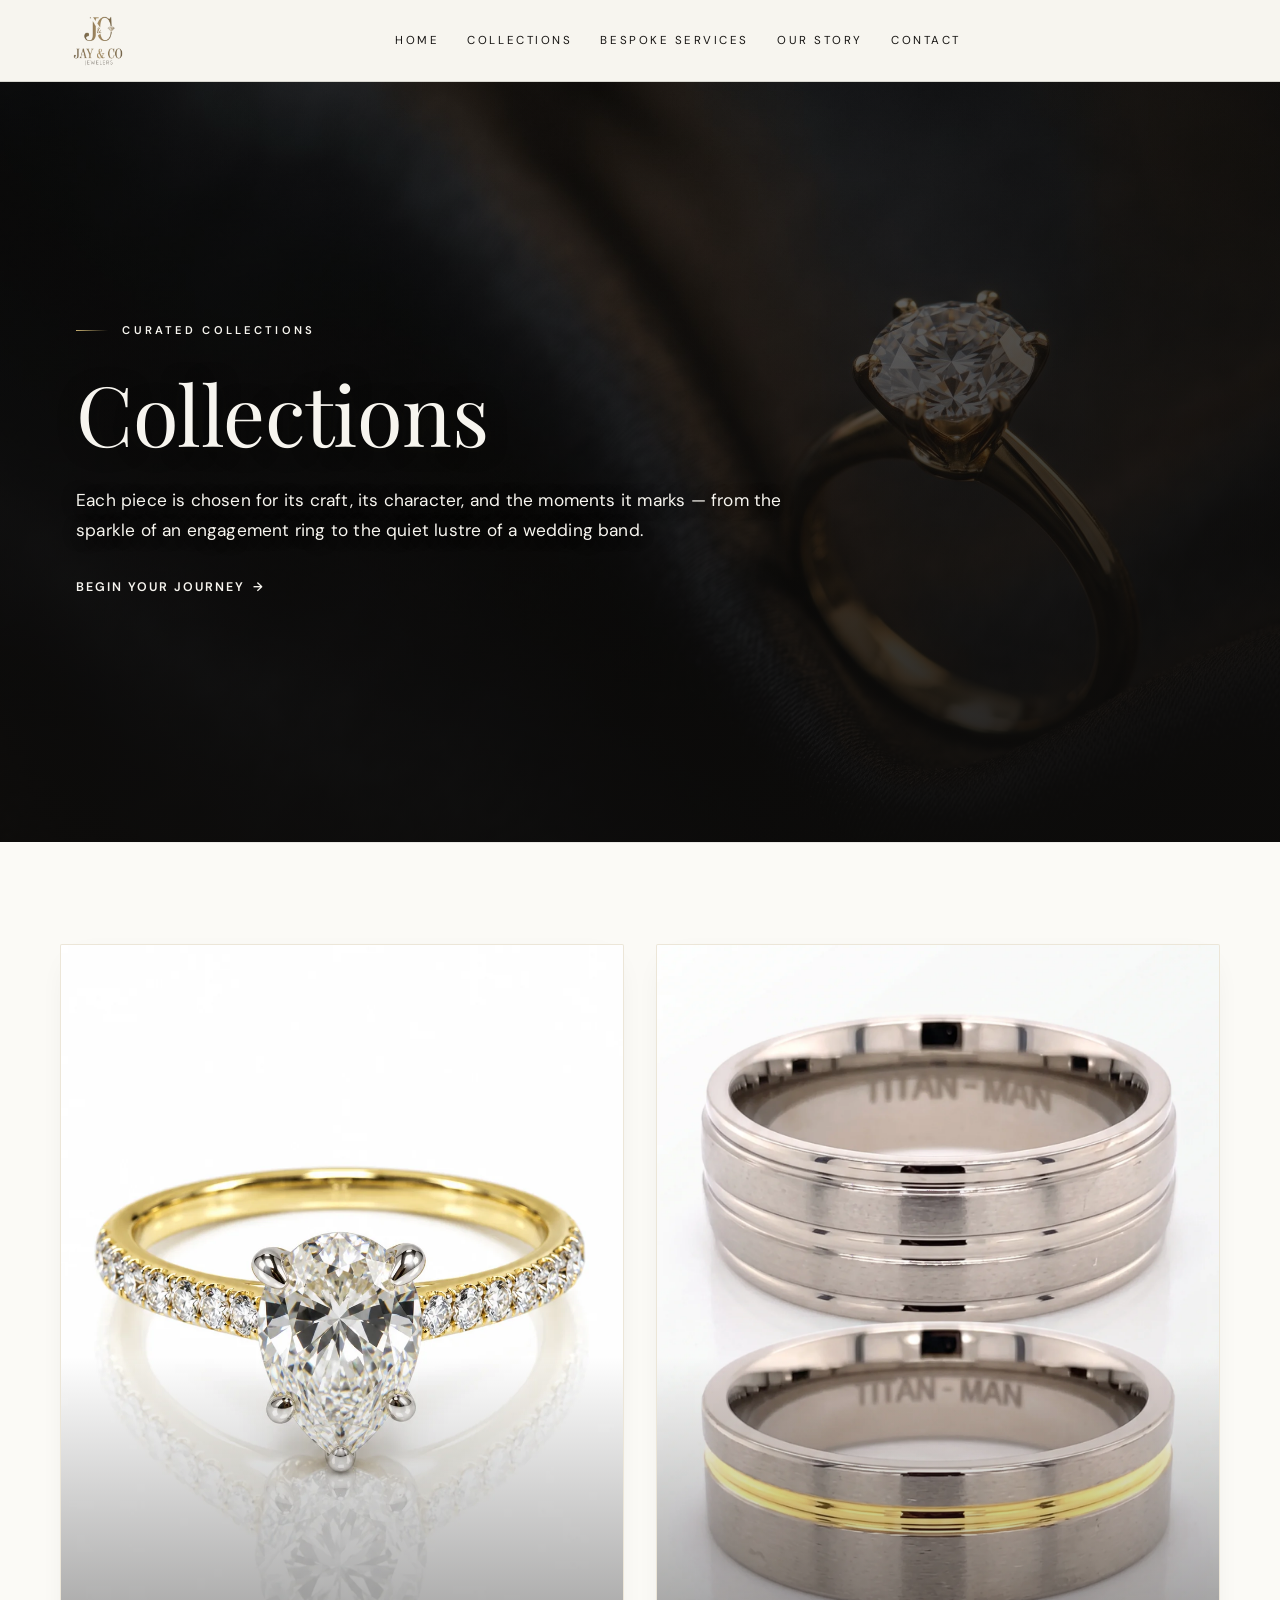
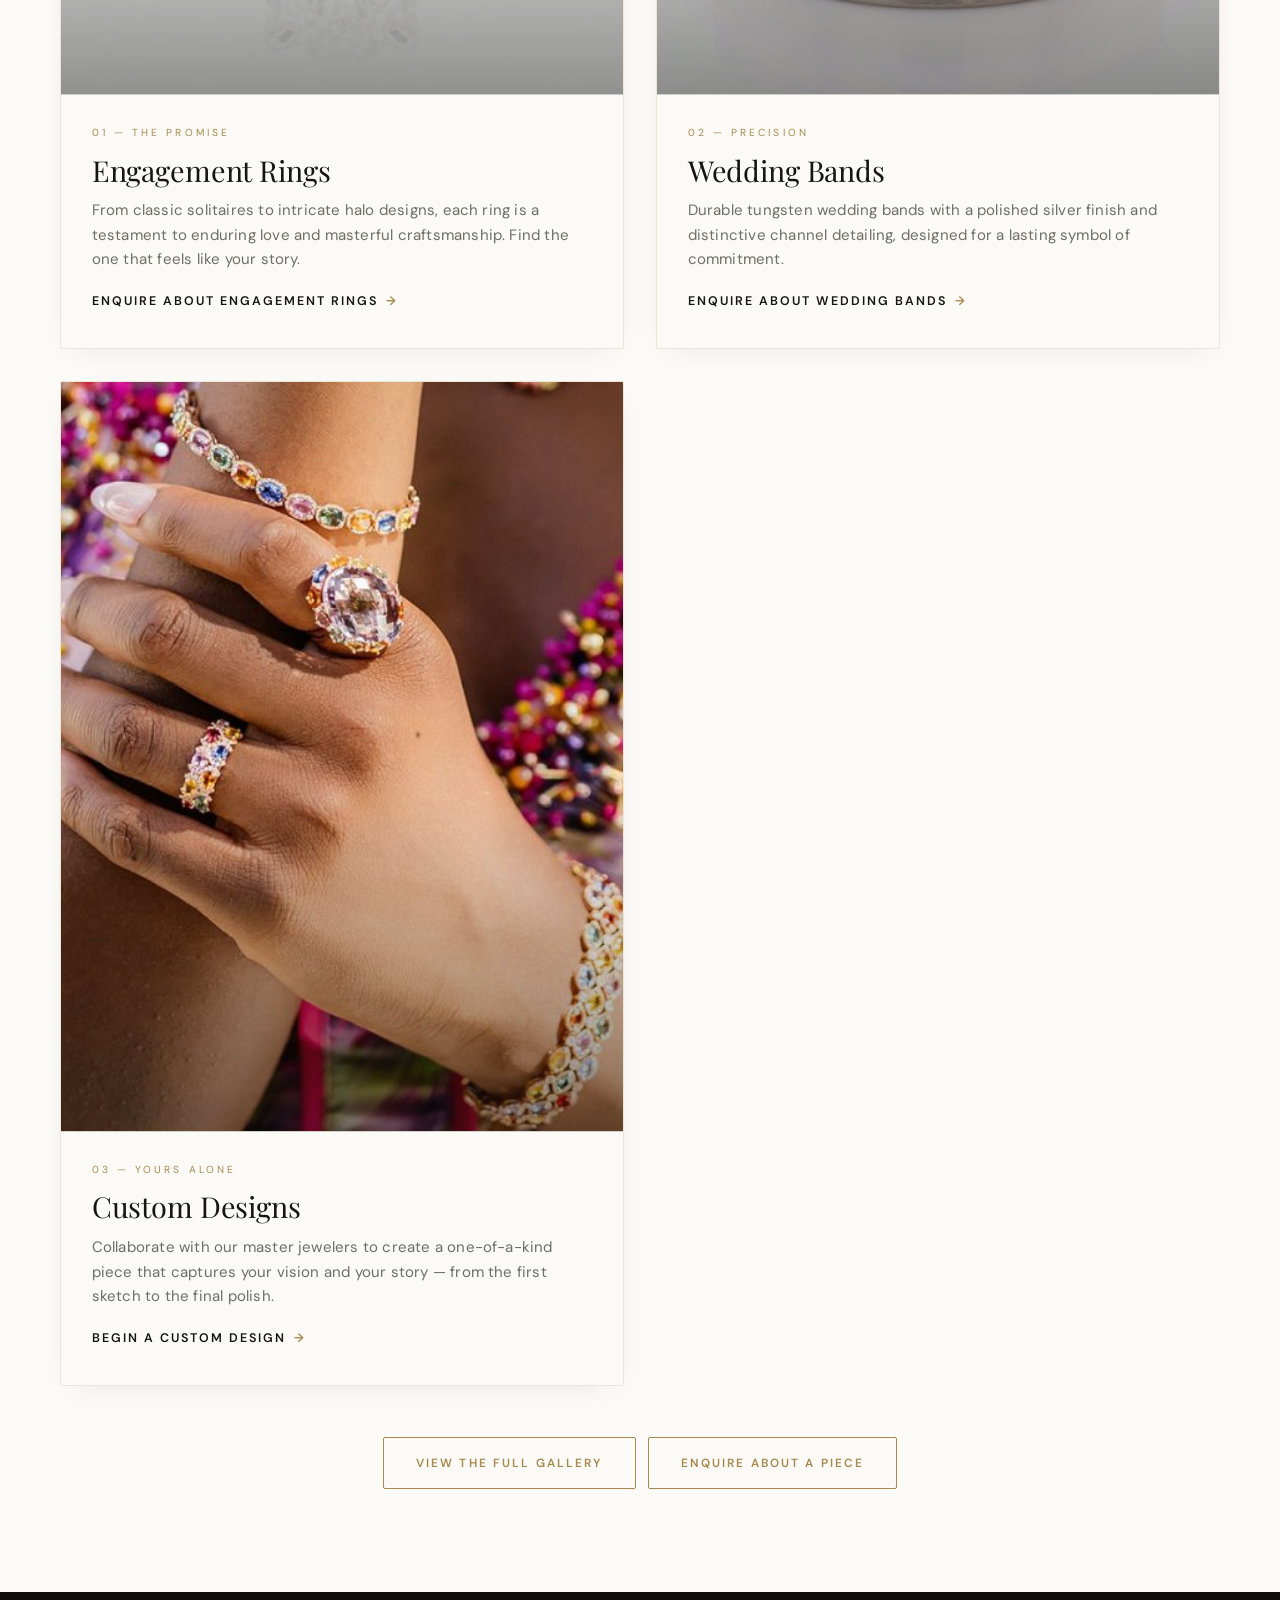
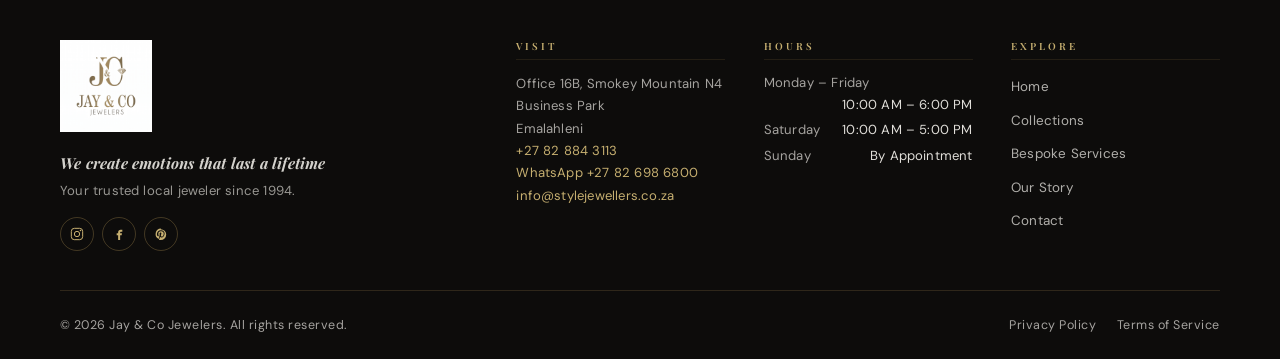
<file: collections.html>
<!DOCTYPE html>
<html lang="en">
<head>
  <meta charset="utf-8">
  <meta name="viewport" content="width=device-width, initial-scale=1">
  <title>Collections — Jay &amp; Co Jewelers</title>
  <meta name="description" content="Explore the Jay &amp; Co collections — engagement rings, wedding bands, and custom-designed pieces, each chosen for craftsmanship and character.">
  <meta name="author" content="Jay &amp; Co Jewelers">
  <meta name="robots" content="index, follow">
  <meta name="theme-color" content="#f7f5ef">
  <link rel="canonical" href="https://jayandcojewelers.com/collections">
  <link rel="icon" href="favicon.svg" type="image/svg+xml">
  <link rel="icon" href="favicon.ico" sizes="any">
  <link rel="icon" href="favicon-48x48.png" sizes="48x48" type="image/png">
  <link rel="icon" href="favicon-32x32.png" sizes="32x32" type="image/png">
  <link rel="icon" href="favicon-16x16.png" sizes="16x16" type="image/png">
  <link rel="apple-touch-icon" href="assets/img/apple-touch-icon.png">
  <link rel="manifest" href="site.webmanifest">
  <link rel="preconnect" href="https://fonts.googleapis.com">
  <link rel="preconnect" href="https://fonts.gstatic.com" crossorigin>
  <link href="https://fonts.googleapis.com/css2?family=DM+Sans:wght@400;500;600&family=Playfair+Display:ital,wght@0,400;0,500;1,400;1,500&display=swap" rel="stylesheet">
  <link rel="stylesheet" href="assets/css/styles.css">
</head>
<body>
  <a class="skip-link" href="#main">Skip to content</a>

  <header class="header" id="top">
    <div class="container header__inner">
      <a class="brand" href="index.html" aria-label="Jay &amp; Co Jewelers — home"><img class="brand__logo" src="assets/brand/jay-co-logo-ivory.png" width="88" height="88" alt="Jay &amp; Co Jewellers"></a>
      <nav class="nav__links" aria-label="Primary navigation">
        <a href="index.html" data-nav="home">Home</a>
        <a href="collections.html" data-nav="collections" aria-current="page">Collections</a>
        <a href="bespoke.html" data-nav="bespoke">Bespoke Services</a>
        <a href="story.html" data-nav="story">Our Story</a>
        <a href="contact.html" data-nav="contact">Contact</a>
      </nav>
      <div class="header__actions">
        <button class="menu-toggle" type="button" aria-expanded="false" aria-controls="mobile-menu"
                aria-label="Open menu" data-menu-toggle>
          <span></span><span></span><span></span>
        </button>
      </div>
    </div>
  </header>

  <div class="mobile-menu" id="mobile-menu" hidden>
    <nav class="mobile-menu__links" aria-label="Mobile navigation">
      <a href="index.html">Home</a>
      <a href="collections.html">Collections</a>
      <a href="bespoke.html">Bespoke Services</a>
      <a href="story.html">Our Story</a>
      <a href="contact.html">Contact</a>
      <a class="btn btn--outline mobile-menu__cta" href="contact.html">Send an Enquiry</a>
    </nav>
    <p class="mobile-menu__meta">Jay &amp; Co Jewelers · <a href="contact.html">Visit the contact page</a></p>
  </div>

  <main id="main">

    <section class="hero" id="hero">
      <div class="hero__bg" aria-hidden="true"></div>
      <div class="container hero__content">
        <p class="eyebrow hero__eyebrow" data-reveal>Curated Collections</p>
        <h1 class="hero__title" data-reveal>
          Collections
        </h1>
        <p class="hero__body" data-reveal>
          Each piece is chosen for its craft, its character, and the moments it marks — from the sparkle of an engagement ring to the quiet lustre of a wedding band.
        </p>
        <div class="hero__ctas" style="margin-top:2rem" data-reveal>
          <a class="link-arrow" href="contact.html">
            Begin Your Journey <span class="link-arrow__glyph" aria-hidden="true">→</span>
          </a>
        </div>
      </div>
    </section>

    <section class="section collections" id="collections-section">
      <div class="container">
        <div class="collections__grid">
          <article class="card" data-reveal>
            <div class="card__media">
              <img src="assets/pearpave1.webp" alt="Engagement rings — fine jewelry collection" loading="lazy" decoding="async">
            </div>
            <div class="card__body">
              <p class="card__kicker">01 — The Promise</p>
              <h3 class="card__title">Engagement Rings</h3>
              <p class="card__text">
                From classic solitaires to intricate halo designs, each ring is a testament to enduring love and masterful craftsmanship. Find the one that feels like your story.
              </p>
              <a class="link-arrow card__link" href="engagement-rings.html">
                Enquire About Engagement Rings <span class="link-arrow__glyph" aria-hidden="true">→</span>
              </a>
            </div>
          </article>

          <article class="card" data-reveal>
            <div class="card__media">
              <img src="assets/Tungstenring.webp" alt="Wedding bands — tungsten rings with a polished silver finish" loading="lazy" decoding="async">
            </div>
            <div class="card__body">
              <p class="card__kicker">02 — Precision</p>
              <h3 class="card__title">Wedding Bands</h3>
              <p class="card__text">
                Durable tungsten wedding bands with a polished silver finish and distinctive channel detailing, designed for a lasting symbol of commitment.
              </p>
              <a class="link-arrow card__link" href="wedding-bands.html">
                Enquire About Wedding Bands <span class="link-arrow__glyph" aria-hidden="true">→</span>
              </a>
            </div>
          </article>

          <article class="card" data-reveal>
            <div class="card__media">
              <img src="assets/multicoloured.jpg" alt="Custom designs — bespoke jewelry" loading="lazy" decoding="async">
            </div>
            <div class="card__body">
              <p class="card__kicker">03 — Yours Alone</p>
              <h3 class="card__title">Custom Designs</h3>
              <p class="card__text">
                Collaborate with our master jewelers to create a one-of-a-kind piece that captures your vision and your story — from the first sketch to the final polish.
              </p>
              <a class="link-arrow card__link" href="bespoke.html">
                Begin a Custom Design <span class="link-arrow__glyph" aria-hidden="true">→</span>
              </a>
            </div>
          </article>
        </div>

        <div class="collections__cta" data-reveal>
          <a class="btn btn--outline" href="gallery.html">
            View the Full Gallery
          </a>
          <a class="btn btn--outline" href="contact.html">
            Enquire About a Piece
          </a>
        </div>
      </div>
    </section>

  </main>

  <footer class="footer">
    <div class="container">
      <div class="footer__grid">
        <div class="footer__brand">
          <a class="footer__logo" href="index.html" aria-label="Jay &amp; Co Jewelers — back to home"><img class="footer__logo-image" src="assets/brand/jay-co-logo.jpeg" width="88" height="88" alt="Jay &amp; Co Jewellers"></a>
          <p class="footer__tagline">
            <strong>We create emotions that last a lifetime</strong>
            Your trusted local jeweler since 1994.
          </p>
          <ul class="footer__social" aria-label="Social media">
            <li><a href="https://instagram.com" rel="noopener" aria-label="Instagram">
              <svg viewBox="0 0 24 24" fill="none" aria-hidden="true"><rect x="3.5" y="3.5" width="17" height="17" rx="4.5" stroke="currentColor" stroke-width="1.5"/><circle cx="12" cy="12" r="4" stroke="currentColor" stroke-width="1.5"/><circle cx="17.2" cy="6.8" r="1.2" fill="currentColor"/></svg>
            </a></li>
            <li><a href="https://facebook.com" rel="noopener" aria-label="Facebook">
              <svg viewBox="0 0 24 24" fill="currentColor" aria-hidden="true"><path d="M14.8 8.5h2.2V5.6h-2.6c-2.3 0-3.7 1.5-3.7 3.8v1.6H8.5v2.9h2.2V21h3v-7.1h2.3l.4-2.9h-2.7V9.7c0-.8.4-1.2 1.1-1.2Z"/></svg>
            </a></li>
            <li><a href="https://pinterest.com" rel="noopener" aria-label="Pinterest">
              <svg viewBox="0 0 24 24" fill="currentColor" aria-hidden="true"><path d="M12 3.8a8.2 8.2 0 0 0-3 15.8c-.1-.7-.1-1.7.1-2.4l1-4.1s-.2-.5-.2-1.3c0-1.2.7-2.1 1.6-2.1.8 0 1.1.6 1.1 1.3 0 .8-.5 2-.8 3.2-.2.9.5 1.7 1.4 1.7 1.7 0 2.9-2.2 2.9-4.7 0-1.9-1.3-3.4-3.7-3.4a4.2 4.2 0 0 0-4.4 4.3c0 .8.3 1.4.6 1.8l-.3 1.1c-.1.4-.3.5-.7.3-1.1-.5-1.7-1.9-1.7-3.4 0-2.5 2-5.5 6.1-5.5 3.3 0 5.4 2.4 5.4 4.9 0 3.4-1.9 5.9-4.7 5.9-1 0-1.9-.5-2.2-1.1l-.6 2.3c-.2.8-.7 1.7-1.1 2.3.9.3 1.8.4 2.8.4a8.2 8.2 0 0 0 0-16.4Z"/></svg>
            </a></li>
          </ul>
        </div>
        <div class="footer__col">
          <h3 class="footer__heading">Visit</h3>
          <p class="footer__address">
            Office 16B, Smokey Mountain N4 Business Park<br>
            Emalahleni<br>
            <a href="tel:+27828843113">+27 82 884 3113</a><br>
            <a href="https://wa.me/27826986800" target="_blank" rel="noopener">WhatsApp +27 82 698 6800</a><br>
            <a href="mailto:info@stylejewellers.co.za">info@stylejewellers.co.za</a>
          </p>
        </div>
        <div class="footer__col">
          <h3 class="footer__heading">Hours</h3>
          <ul class="footer__hours">
            <li><span>Monday – Friday</span><span>10:00 AM – 6:00 PM</span></li>
            <li><span>Saturday</span><span>10:00 AM – 5:00 PM</span></li>
            <li><span>Sunday</span><span>By Appointment</span></li>
          </ul>
        </div>
        <div class="footer__col">
          <h3 class="footer__heading">Explore</h3>
          <ul class="footer__list">
            <li><a href="index.html">Home</a></li>
            <li><a href="collections.html">Collections</a></li>
            <li><a href="bespoke.html">Bespoke Services</a></li>
            <li><a href="story.html">Our Story</a></li>
            <li><a href="contact.html">Contact</a></li>
          </ul>
        </div>
      </div>
      <div class="footer__bottom">
        <p>© <span data-year>2026</span> Jay &amp; Co Jewelers. All rights reserved.</p>
        <ul class="footer__legal">
          <li><a href="privacy.html">Privacy Policy</a></li>
          <li><a href="terms.html">Terms of Service</a></li>
        </ul>
      </div>
    </div>
  </footer>

  <script src="assets/js/main.js" defer></script>
</body>
</html>
</file>
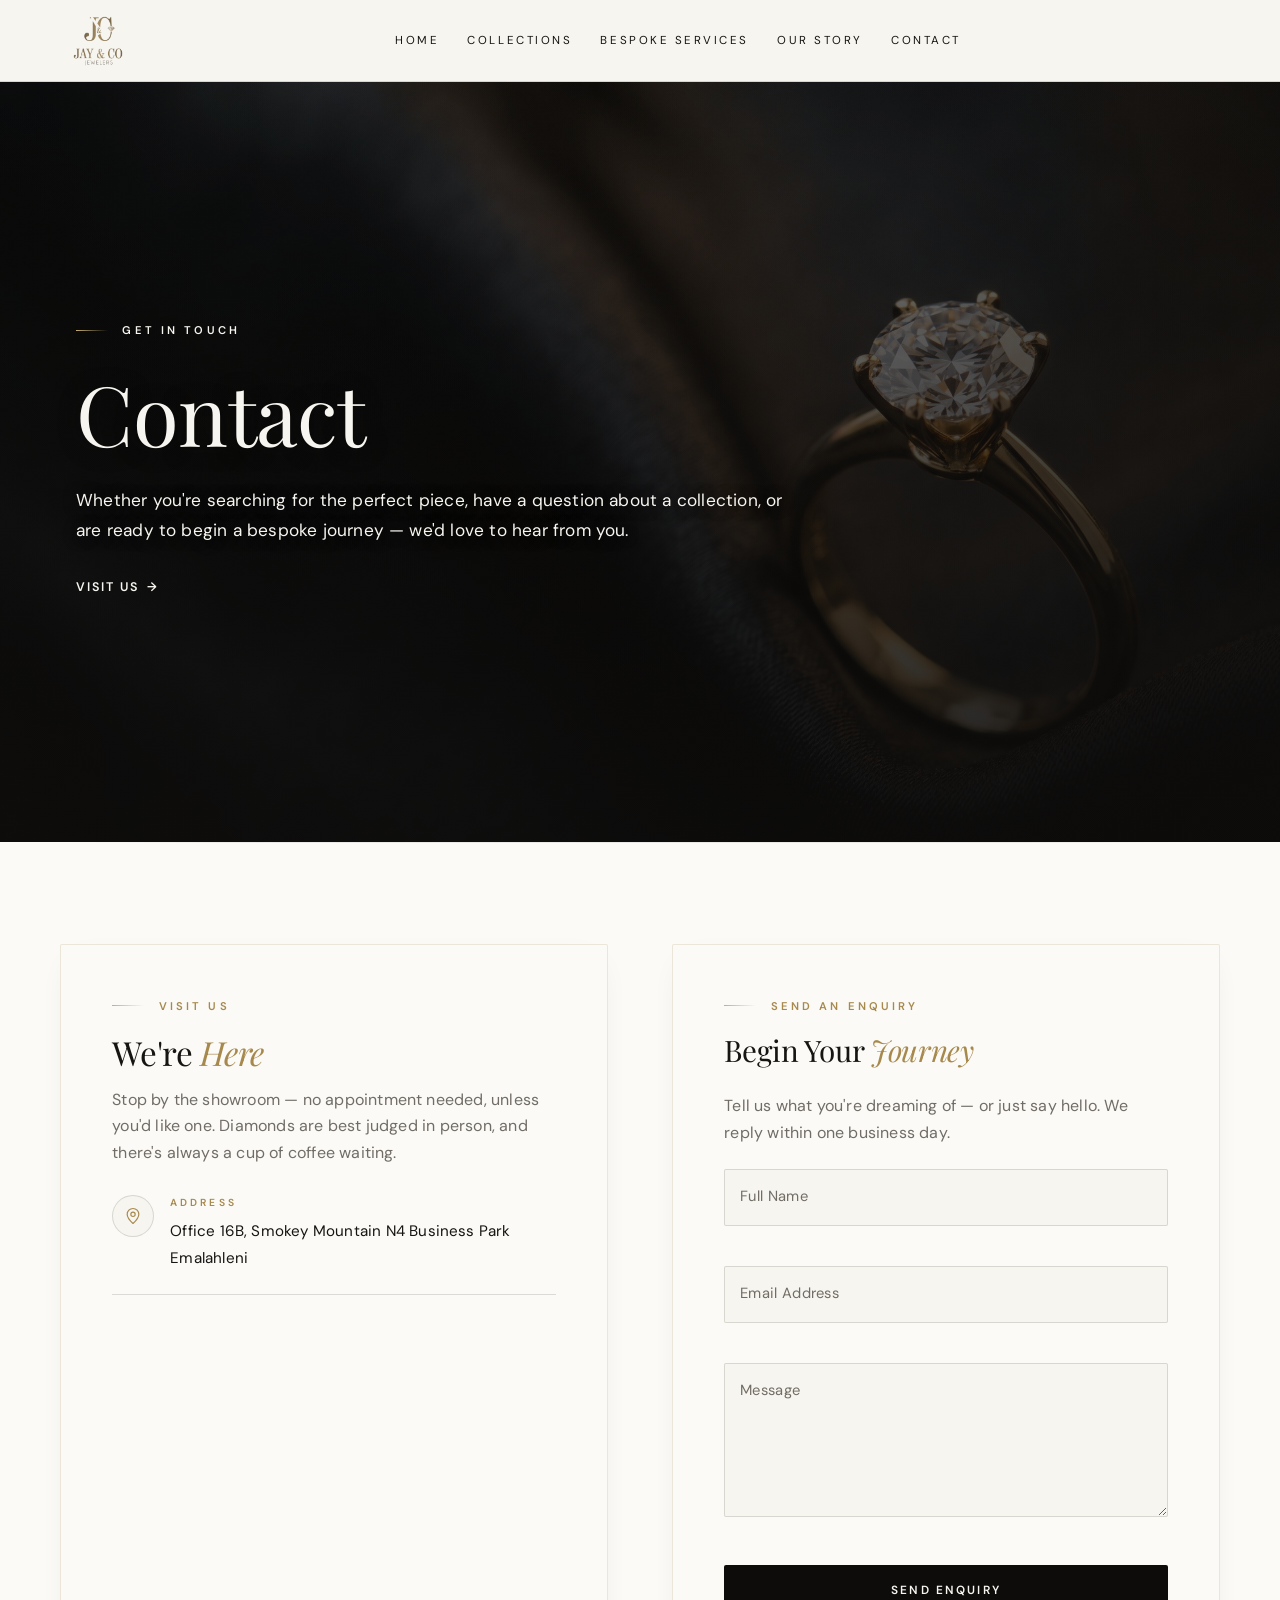
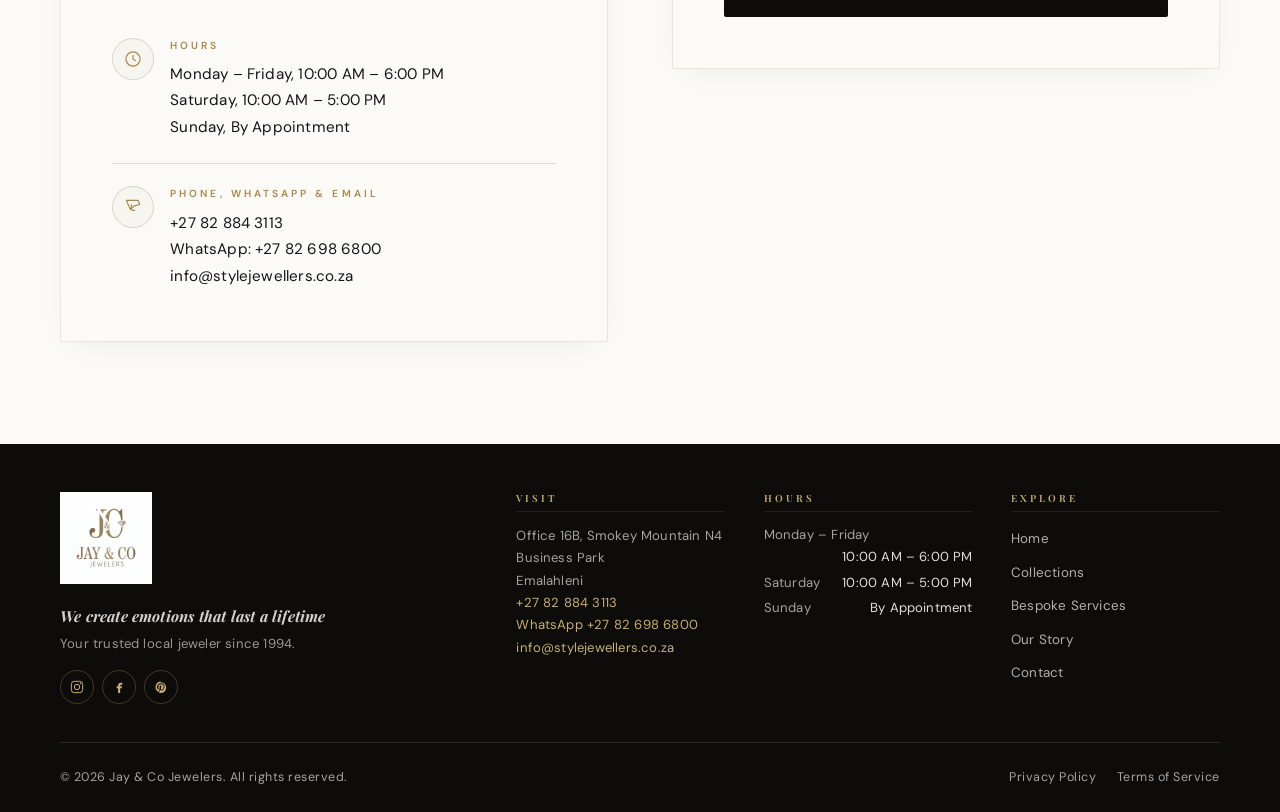
<file: contact.html>
<!DOCTYPE html>
<html lang="en">
<head>
  <meta charset="utf-8">
  <meta name="viewport" content="width=device-width, initial-scale=1">
  <title>Contact — Jay &amp; Co Jewelers</title>
  <meta name="description" content="Get in touch with Jay &amp; Co Jewelers — visit us, call, email, or send an enquiry about our collections and bespoke services.">
  <meta name="author" content="Jay &amp; Co Jewelers">
  <meta name="robots" content="index, follow">
  <meta name="theme-color" content="#f7f5ef">
  <link rel="canonical" href="https://jayandcojewelers.com/contact">
  <link rel="icon" href="favicon.svg" type="image/svg+xml">
  <link rel="icon" href="favicon.ico" sizes="any">
  <link rel="icon" href="favicon-48x48.png" sizes="48x48" type="image/png">
  <link rel="icon" href="favicon-32x32.png" sizes="32x32" type="image/png">
  <link rel="icon" href="favicon-16x16.png" sizes="16x16" type="image/png">
  <link rel="apple-touch-icon" href="assets/img/apple-touch-icon.png">
  <link rel="manifest" href="site.webmanifest">
  <link rel="preconnect" href="https://fonts.googleapis.com">
  <link rel="preconnect" href="https://fonts.gstatic.com" crossorigin>
  <link href="https://fonts.googleapis.com/css2?family=DM+Sans:wght@400;500;600&family=Playfair+Display:ital,wght@0,400;0,500;1,400;1,500&display=swap" rel="stylesheet">
  <link rel="stylesheet" href="assets/css/styles.css">
  <script type="application/ld+json">
  {
    "@context": "https://schema.org",
    "@type": "JewelryStore",
    "name": "Jay & Co Jewellers",
    "description": "Fine jewellery and bespoke craftsmanship — engagement rings, wedding bands and custom designs. A family legacy since 1994.",
    "url": "https://jayandcojewelers.com/contact",
    "telephone": "+27828843113",
    "email": "info@stylejewellers.co.za",
    "foundingDate": "1994",
    "address": {
      "@type": "PostalAddress",
      "streetAddress": "Office 16B, Smokey Mountain N4 Business Park",
      "addressLocality": "Emalahleni",
      "addressCountry": "ZA"
    },
    "openingHoursSpecification": [
      { "@type": "OpeningHoursSpecification", "dayOfWeek": ["Monday", "Tuesday", "Wednesday", "Thursday", "Friday"], "opens": "10:00", "closes": "18:00" },
      { "@type": "OpeningHoursSpecification", "dayOfWeek": "Saturday", "opens": "10:00", "closes": "17:00" }
    ]
  }
  </script>
</head>
<body>
  <a class="skip-link" href="#main">Skip to content</a>

  <header class="header" id="top">
    <div class="container header__inner">
      <a class="brand" href="index.html" aria-label="Jay &amp; Co Jewelers — home"><img class="brand__logo" src="assets/brand/jay-co-logo-ivory.png" width="88" height="88" alt="Jay &amp; Co Jewellers"></a>
      <nav class="nav__links" aria-label="Primary navigation">
        <a href="index.html" data-nav="home">Home</a>
        <a href="collections.html" data-nav="collections">Collections</a>
        <a href="bespoke.html" data-nav="bespoke">Bespoke Services</a>
        <a href="story.html" data-nav="story">Our Story</a>
        <a href="contact.html" data-nav="contact" aria-current="page">Contact</a>
      </nav>
      <div class="header__actions">
        <button class="menu-toggle" type="button" aria-expanded="false" aria-controls="mobile-menu"
                aria-label="Open menu" data-menu-toggle>
          <span></span><span></span><span></span>
        </button>
      </div>
    </div>
  </header>

  <div class="mobile-menu" id="mobile-menu" hidden>
    <nav class="mobile-menu__links" aria-label="Mobile navigation">
      <a href="index.html">Home</a>
      <a href="collections.html">Collections</a>
      <a href="bespoke.html">Bespoke Services</a>
      <a href="story.html">Our Story</a>
      <a href="contact.html">Contact</a>
      <a class="btn btn--outline mobile-menu__cta" href="#enquiry">Send an Enquiry</a>
    </nav>
    <p class="mobile-menu__meta">Jay &amp; Co Jewelers · <a href="#visit">Visit us</a></p>
  </div>

  <main id="main">

    <!-- ===================== HERO ===================== -->
    <section class="hero" id="hero">
      <div class="hero__bg" aria-hidden="true"></div>
      <div class="container hero__content">
        <p class="eyebrow hero__eyebrow" data-reveal>Get in Touch</p>
        <h1 class="hero__title" data-reveal>
          Contact
        </h1>
        <p class="hero__body" data-reveal>
          Whether you're searching for the perfect piece, have a question about a collection, or are ready to begin a bespoke journey — we'd love to hear from you.
        </p>
        <div class="hero__ctas" style="margin-top:2rem" data-reveal>
          <a class="link-arrow" href="#visit">
            Visit Us <span class="link-arrow__glyph" aria-hidden="true">→</span>
          </a>
        </div>
      </div>
    </section>

    <!-- ===================== CONTACT SECTION ===================== -->
    <section class="section home-contact" id="contact-details">
      <div class="container">
        <div class="home-contact__grid">

          <div class="visit-card" id="visit" data-reveal>
            <p class="eyebrow visit-card__eyebrow">Visit Us</p>
            <h2 class="section__title visit-card__title">We're <em>Here</em></h2>
            <p class="visit-card__body">
              Stop by the showroom — no appointment needed, unless you'd like one. Diamonds are best judged in person, and there's always a cup of coffee waiting.
            </p>

            <div class="visit-card__info">
              <div class="visit-info">
                <span class="visit-info__icon" aria-hidden="true">
                  <svg viewBox="0 0 24 24" fill="none" stroke="currentColor" stroke-width="1.4" stroke-linecap="round" stroke-linejoin="round"><path d="M12 21s7-6.1 7-11a7 7 0 1 0-14 0c0 4.9 7 11 7 11Z"/><circle cx="12" cy="10" r="2.6"/></svg>
                </span>
                <div>
                  <span class="visit-info__label">Address</span>
                  <p class="visit-info__value">Office 16B, Smokey Mountain N4 Business Park<br>Emalahleni</p>
                </div>
              </div>

              <div class="map-container" style="margin: 1.5rem 0; border-radius: 8px; overflow: hidden; height: 250px;">
                <iframe 
                  src="https://maps.google.com/maps?q=Smokey+Mountain+N4+Business+Park,+Emalahleni&t=&z=15&ie=UTF8&iwloc=&output=embed" 
                  width="100%" 
                  height="100%" 
                  style="border:0;" 
                  allowfullscreen="" 
                  loading="lazy" 
                  referrerpolicy="no-referrer-when-downgrade">
                </iframe>
              </div>

              <div class="visit-info">
                <span class="visit-info__icon" aria-hidden="true">
                  <svg viewBox="0 0 24 24" fill="none" stroke="currentColor" stroke-width="1.4" stroke-linecap="round"><circle cx="12" cy="12" r="8.5"/><path d="M12 7.5V12l3 2"/></svg>
                </span>
                <div>
                  <span class="visit-info__label">Hours</span>
                  <p class="visit-info__value">
                    Monday – Friday, 10:00 AM – 6:00 PM<br>
                    Saturday, 10:00 AM – 5:00 PM<br>
                    Sunday, By Appointment
                  </p>
                </div>
              </div>

              <div class="visit-info">
                <span class="visit-info__icon" aria-hidden="true">
                  <svg viewBox="0 0 24 24" fill="none" stroke="currentColor" stroke-width="1.4" stroke-linecap="round" stroke-linejoin="round"><path d="M4 4h14l2 5-7 2-4 4-2-4Z"/><path d="M10 9v5c0 1.1.9 2 2 2h2"/></svg>
                </span>
                <div>
                  <span class="visit-info__label">Phone, WhatsApp &amp; Email</span>
                  <p class="visit-info__value">
                    <a href="tel:+27828843113">+27 82 884 3113</a><br>
                    <a href="https://wa.me/27826986800" target="_blank" rel="noopener">WhatsApp: +27 82 698 6800</a><br>
                    <a href="mailto:info@stylejewellers.co.za">info@stylejewellers.co.za</a>
                  </p>
                </div>
              </div>
            </div>
          </div>

          <div class="enquiry-card" id="enquiry" data-reveal>
            <p class="eyebrow enquiry-card__eyebrow">Send an Enquiry</p>
            <h2 class="section__title enquiry-card__title">Begin Your <em>Journey</em></h2>
            <p class="section__lead" style="margin-top:0.5rem">
              Tell us what you're dreaming of — or just say hello. We reply within one business day.
            </p>

            <form class="form" novalidate data-form="enquiry" data-phone="27826986800" style="margin-top:1.4rem">
              <div class="field">
                <input class="field__input" type="text" id="name" name="name" placeholder=" " autocomplete="name" required>
                <label class="field__label" for="name">Full Name</label>
                <span class="field__error" data-error></span>
              </div>

              <div class="field">
                <input class="field__input" type="email" id="email" name="email" placeholder=" " autocomplete="email" required>
                <label class="field__label" for="email">Email Address</label>
                <span class="field__error" data-error></span>
              </div>

              <div class="field">
                <textarea class="field__input field__input--area" id="message" name="message" rows="5" placeholder=" " required></textarea>
                <label class="field__label" for="message">Message</label>
                <span class="field__error" data-error></span>
              </div>

              <button class="btn btn--black" type="submit">
                <span data-btn-text>Send Enquiry</span>
              </button>

              <p class="form__success" role="status" aria-live="polite" hidden>
                Thank you — your enquiry has been sent. We'll be in touch soon.
              </p>
            </form>
          </div>

        </div>
      </div>
    </section>

  </main>

  <!-- Newsletter / Journal signup band: ARCHIVED — see archived/NewsletterBanner.html (was here, above the footer) -->

  <!-- ===================== FOOTER ===================== -->
  <footer class="footer">
    <div class="container">
      <div class="footer__grid">
        <div class="footer__brand">
          <a class="footer__logo" href="index.html" aria-label="Jay &amp; Co Jewelers — back to home"><img class="footer__logo-image" src="assets/brand/jay-co-logo.jpeg" width="88" height="88" alt="Jay &amp; Co Jewellers"></a>
          <p class="footer__tagline">
            <strong>We create emotions that last a lifetime</strong>
            Your trusted local jeweler since 1994.
          </p>
          <ul class="footer__social" aria-label="Social media">
            <li><a href="https://instagram.com" rel="noopener" aria-label="Instagram">
              <svg viewBox="0 0 24 24" fill="none" aria-hidden="true"><rect x="3.5" y="3.5" width="17" height="17" rx="4.5" stroke="currentColor" stroke-width="1.5"/><circle cx="12" cy="12" r="4" stroke="currentColor" stroke-width="1.5"/><circle cx="17.2" cy="6.8" r="1.2" fill="currentColor"/></svg>
            </a></li>
            <li><a href="https://facebook.com" rel="noopener" aria-label="Facebook">
              <svg viewBox="0 0 24 24" fill="currentColor" aria-hidden="true"><path d="M14.8 8.5h2.2V5.6h-2.6c-2.3 0-3.7 1.5-3.7 3.8v1.6H8.5v2.9h2.2V21h3v-7.1h2.3l.4-2.9h-2.7V9.7c0-.8.4-1.2 1.1-1.2Z"/></svg>
            </a></li>
            <li><a href="https://pinterest.com" rel="noopener" aria-label="Pinterest">
              <svg viewBox="0 0 24 24" fill="currentColor" aria-hidden="true"><path d="M12 3.8a8.2 8.2 0 0 0-3 15.8c-.1-.7-.1-1.7.1-2.4l1-4.1s-.2-.5-.2-1.3c0-1.2.7-2.1 1.6-2.1.8 0 1.1.6 1.1 1.3 0 .8-.5 2-.8 3.2-.2.9.5 1.7 1.4 1.7 1.7 0 2.9-2.2 2.9-4.7 0-1.9-1.3-3.4-3.7-3.4a4.2 4.2 0 0 0-4.4 4.3c0 .8.3 1.4.6 1.8l-.3 1.1c-.1.4-.3.5-.7.3-1.1-.5-1.7-1.9-1.7-3.4 0-2.5 2-5.5 6.1-5.5 3.3 0 5.4 2.4 5.4 4.9 0 3.4-1.9 5.9-4.7 5.9-1 0-1.9-.5-2.2-1.1l-.6 2.3c-.2.8-.7 1.7-1.1 2.3.9.3 1.8.4 2.8.4a8.2 8.2 0 0 0 0-16.4Z"/></svg>
            </a></li>
          </ul>
        </div>
        <div class="footer__col">
          <h3 class="footer__heading">Visit</h3>
          <p class="footer__address">
            Office 16B, Smokey Mountain N4 Business Park<br>
            Emalahleni<br>
            <a href="tel:+27828843113">+27 82 884 3113</a><br>
            <a href="https://wa.me/27826986800" target="_blank" rel="noopener">WhatsApp +27 82 698 6800</a><br>
            <a href="mailto:info@stylejewellers.co.za">info@stylejewellers.co.za</a>
          </p>
        </div>
        <div class="footer__col">
          <h3 class="footer__heading">Hours</h3>
          <ul class="footer__hours">
            <li><span>Monday – Friday</span><span>10:00 AM – 6:00 PM</span></li>
            <li><span>Saturday</span><span>10:00 AM – 5:00 PM</span></li>
            <li><span>Sunday</span><span>By Appointment</span></li>
          </ul>
        </div>
        <div class="footer__col">
          <h3 class="footer__heading">Explore</h3>
          <ul class="footer__list">
            <li><a href="index.html">Home</a></li>
            <li><a href="collections.html">Collections</a></li>
            <li><a href="bespoke.html">Bespoke Services</a></li>
            <li><a href="story.html">Our Story</a></li>
            <li><a href="contact.html">Contact</a></li>
          </ul>
        </div>
      </div>
      <div class="footer__bottom">
        <p>© <span data-year>2026</span> Jay &amp; Co Jewelers. All rights reserved.</p>
        <ul class="footer__legal">
          <li><a href="privacy.html">Privacy Policy</a></li>
          <li><a href="terms.html">Terms of Service</a></li>
        </ul>
      </div>
    </div>
  </footer>



  <script src="assets/js/main.js" defer></script>
</body>
</html>
</file>
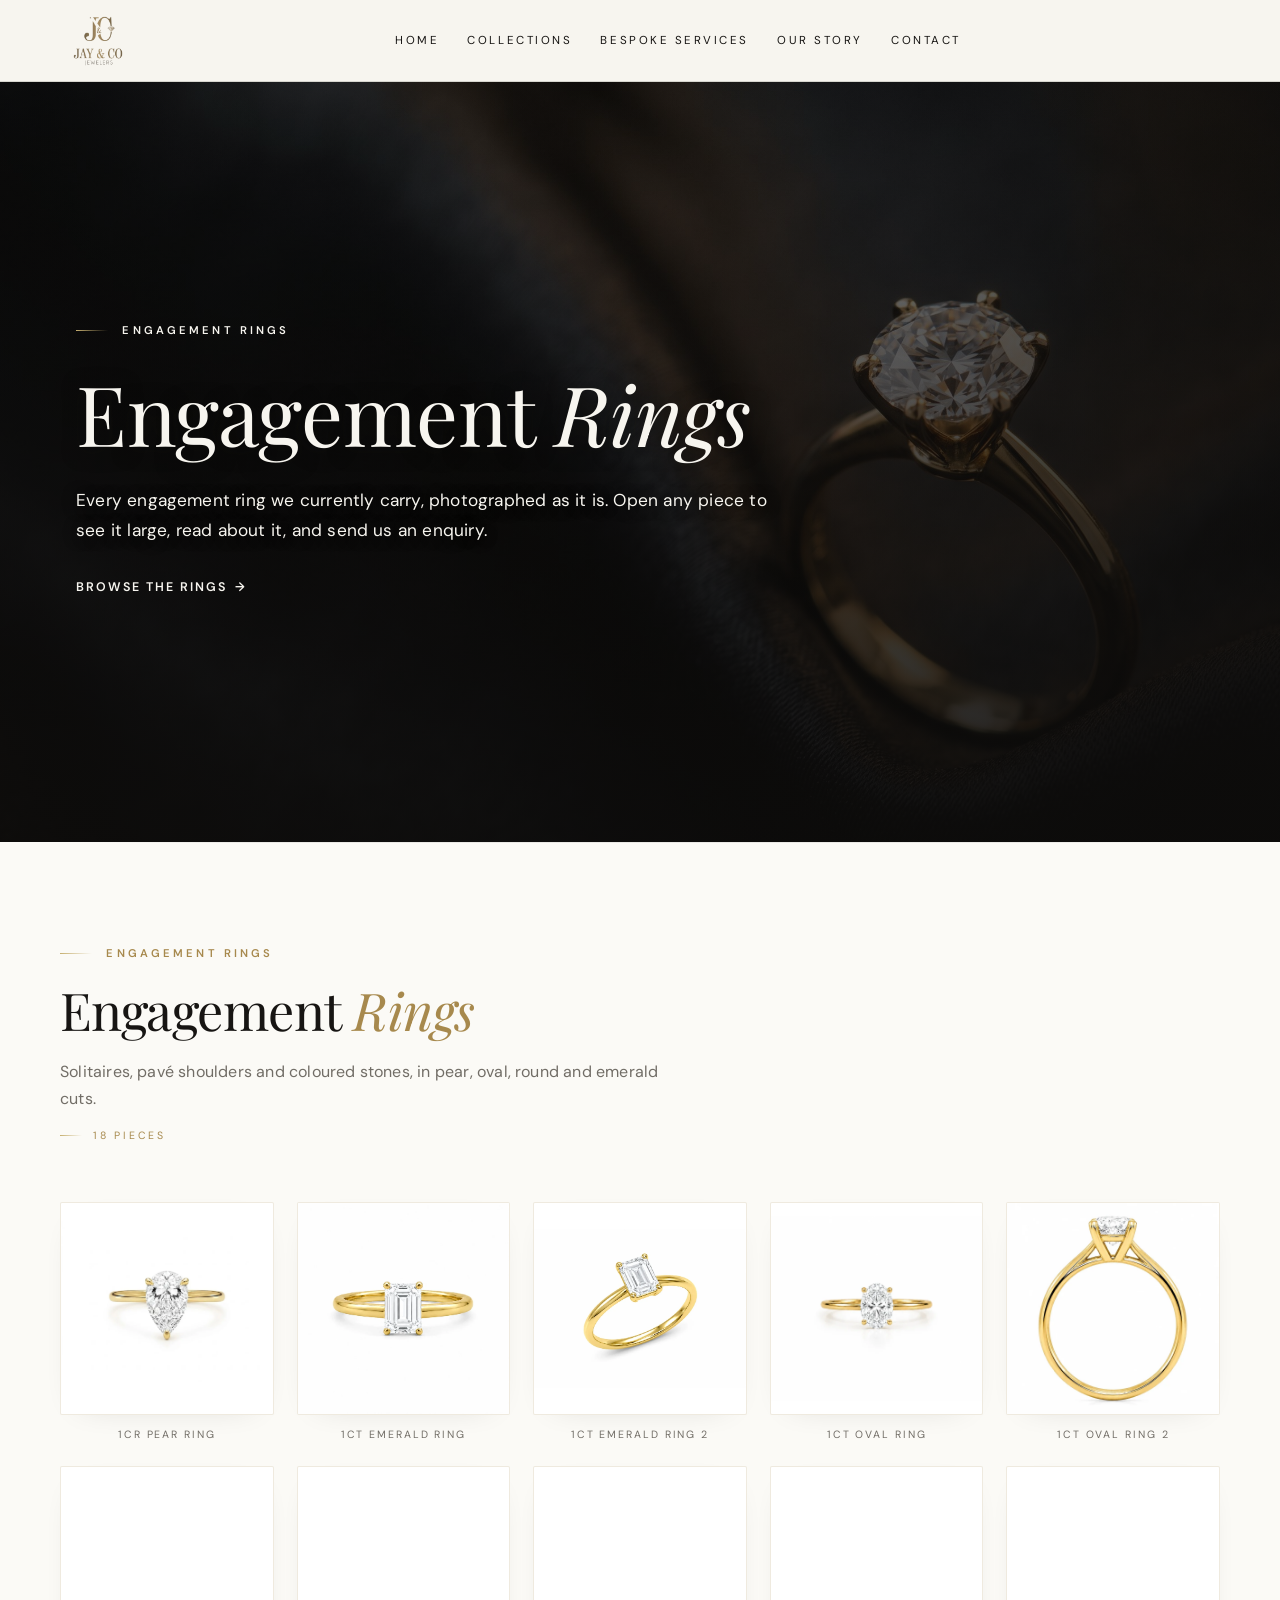
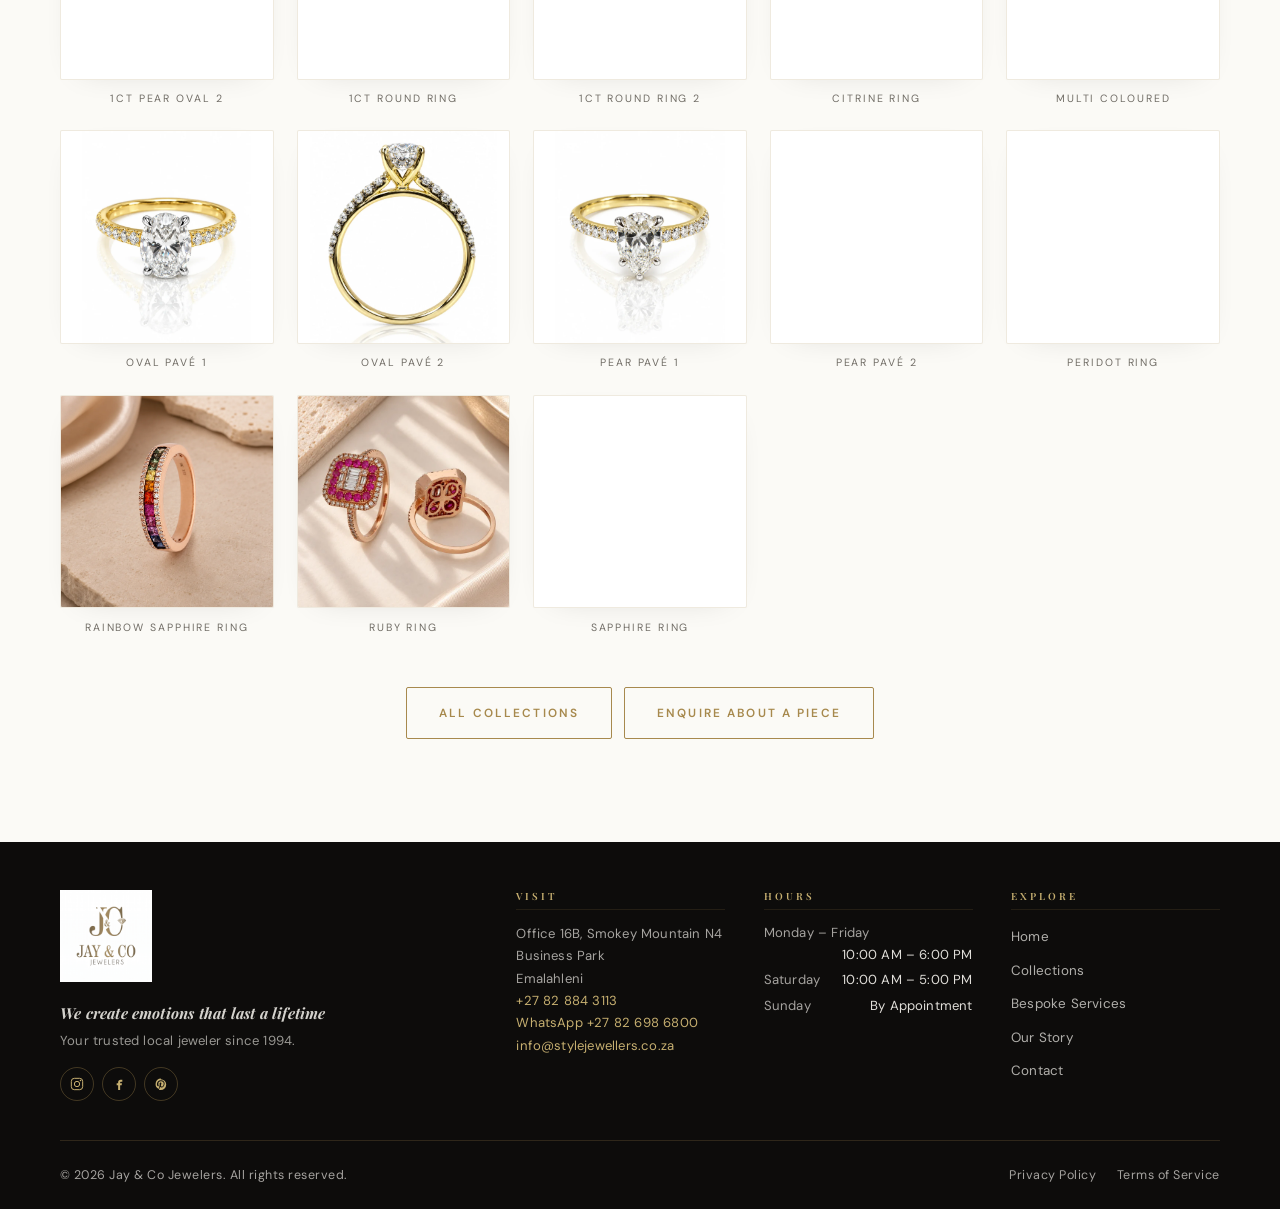
<file: engagement-rings.html>
<!DOCTYPE html>
<html lang="en">
<head>
  <meta charset="utf-8">
  <meta name="viewport" content="width=device-width, initial-scale=1">
  <title>Engagement Rings — Jay &amp; Co Jewelers</title>
  <meta name="description" content="Browse every Jay &amp; Co engagement ring — solitaires, pavé shoulders and coloured stones in pear, oval, round and emerald cuts.">
  <meta name="author" content="Jay &amp; Co Jewelers">
  <meta name="robots" content="index, follow">
  <meta name="theme-color" content="#f7f5ef">
  <link rel="canonical" href="https://jayandcojewelers.com/engagement-rings">
  <link rel="icon" href="favicon.svg" type="image/svg+xml">
  <link rel="icon" href="favicon.ico" sizes="any">
  <link rel="icon" href="favicon-48x48.png" sizes="48x48" type="image/png">
  <link rel="icon" href="favicon-32x32.png" sizes="32x32" type="image/png">
  <link rel="icon" href="favicon-16x16.png" sizes="16x16" type="image/png">
  <link rel="apple-touch-icon" href="assets/img/apple-touch-icon.png">
  <link rel="manifest" href="site.webmanifest">
  <link rel="preconnect" href="https://fonts.googleapis.com">
  <link rel="preconnect" href="https://fonts.gstatic.com" crossorigin>
  <link href="https://fonts.googleapis.com/css2?family=DM+Sans:wght@400;500;600&family=Playfair+Display:ital,wght@0,400;0,500;1,400;1,500&display=swap" rel="stylesheet">
  <link rel="stylesheet" href="assets/css/styles.css">
</head>
<body>
  <a class="skip-link" href="#main">Skip to content</a>

  <header class="header" id="top">
    <div class="container header__inner">
      <a class="brand" href="index.html" aria-label="Jay &amp; Co Jewelers — home"><img class="brand__logo" src="assets/brand/jay-co-logo-ivory.png" width="88" height="88" alt="Jay &amp; Co Jewellers"></a>
      <nav class="nav__links" aria-label="Primary navigation">
        <a href="index.html" data-nav="home">Home</a>
        <a href="collections.html" data-nav="collections">Collections</a>
        <a href="bespoke.html" data-nav="bespoke">Bespoke Services</a>
        <a href="story.html" data-nav="story">Our Story</a>
        <a href="contact.html" data-nav="contact">Contact</a>
      </nav>
      <div class="header__actions">
        <button class="menu-toggle" type="button" aria-expanded="false" aria-controls="mobile-menu"
                aria-label="Open menu" data-menu-toggle>
          <span></span><span></span><span></span>
        </button>
      </div>
    </div>
  </header>

  <div class="mobile-menu" id="mobile-menu" hidden>
    <nav class="mobile-menu__links" aria-label="Mobile navigation">
      <a href="index.html">Home</a>
      <a href="collections.html">Collections</a>
      <a href="bespoke.html">Bespoke Services</a>
      <a href="story.html">Our Story</a>
      <a href="contact.html">Contact</a>
      <a class="btn btn--outline mobile-menu__cta" href="contact.html">Send an Enquiry</a>
    </nav>
    <p class="mobile-menu__meta">Jay &amp; Co Jewelers · <a href="contact.html">Visit the contact page</a></p>
  </div>

  <main id="main">

    <section class="hero" id="hero">
      <div class="hero__bg" aria-hidden="true"></div>
      <div class="container hero__content">
        <p class="eyebrow hero__eyebrow" data-reveal>Engagement Rings</p>
        <h1 class="hero__title" data-reveal>
          Engagement <em>Rings</em>
        </h1>
        <p class="hero__body" data-reveal>
          Every engagement ring we currently carry, photographed as it is. Open any piece to see it large, read about it, and send us an enquiry.
        </p>
        <div class="hero__ctas" style="margin-top:2rem" data-reveal>
          <a class="link-arrow" href="#rings">
            Browse the Rings <span class="link-arrow__glyph" aria-hidden="true">&rarr;</span>
          </a>
        </div>
      </div>
    </section>

    <section class="section gallery" id="rings">
      <div class="container">
        <div class="section__head gallery__head">
          <p class="eyebrow" data-reveal>Engagement Rings</p>
          <h2 class="section__title" data-reveal>Engagement <em>Rings</em></h2>
          <p class="section__lead" data-reveal>Solitaires, pavé shoulders and coloured stones, in pear, oval, round and emerald cuts.</p>
          <p class="gallery__count" data-reveal>18 pieces</p>
        </div>
        <div class="gallery__grid" data-collection="Engagement Rings">
            <figure class="product" data-reveal>
              <a class="product__link" href="assets/products/engagement-rings/1cr-pear-ring.webp" data-lightbox
                 data-ref="1cr Pear Ring"
                 data-description="A pear-cut centre stone held in a slender yellow gold band with plain shoulders. The tapered point draws the eye along the finger — the classic proposal solitaire.">
                <span class="product__media">
                  <img src="assets/products/engagement-rings/1cr-pear-ring.webp" alt="1cr Pear Ring — Jay &amp; Co engagement ring" loading="lazy" decoding="async">
                </span>
                <span class="product__caption">1cr Pear Ring</span>
              </a>
            </figure>
            <figure class="product" data-reveal>
              <a class="product__link" href="assets/products/engagement-rings/1ct-emerald-ring.webp" data-lightbox
                 data-ref="1ct Emerald Ring"
                 data-description="An emerald-cut centre stone with clean stepped facets, set on a slim yellow gold band. An architectural cut that flatters a longer finger.">
                <span class="product__media">
                  <img src="assets/products/engagement-rings/1ct-emerald-ring.webp" alt="1ct Emerald Ring — Jay &amp; Co engagement ring" loading="lazy" decoding="async">
                </span>
                <span class="product__caption">1ct Emerald Ring</span>
              </a>
            </figure>
            <figure class="product" data-reveal>
              <a class="product__link" href="assets/products/engagement-rings/1ct-emerald-ring2.webp" data-lightbox
                 data-ref="1ct Emerald Ring 2"
                 data-description="An emerald-cut centre stone with clean stepped facets, set on a slim yellow gold band. An architectural cut that flatters a longer finger. Shown here in closer view.">
                <span class="product__media">
                  <img src="assets/products/engagement-rings/1ct-emerald-ring2.webp" alt="1ct Emerald Ring 2 — Jay &amp; Co engagement ring" loading="lazy" decoding="async">
                </span>
                <span class="product__caption">1ct Emerald Ring 2</span>
              </a>
            </figure>
            <figure class="product" data-reveal>
              <a class="product__link" href="assets/products/engagement-rings/1ct-oval-ring.webp" data-lightbox
                 data-ref="1ct Oval Ring"
                 data-description="An oval-cut centre stone on a fine yellow gold band. The elongated shape gives real presence on the hand without bulk.">
                <span class="product__media">
                  <img src="assets/products/engagement-rings/1ct-oval-ring.webp" alt="1ct Oval Ring — Jay &amp; Co engagement ring" loading="lazy" decoding="async">
                </span>
                <span class="product__caption">1ct Oval Ring</span>
              </a>
            </figure>
            <figure class="product" data-reveal>
              <a class="product__link" href="assets/products/engagement-rings/1ct-oval-ring2.webp" data-lightbox
                 data-ref="1ct Oval Ring 2"
                 data-description="An oval-cut centre stone on a fine yellow gold band. The elongated shape gives real presence on the hand without bulk. Shown here in closer view.">
                <span class="product__media">
                  <img src="assets/products/engagement-rings/1ct-oval-ring2.webp" alt="1ct Oval Ring 2 — Jay &amp; Co engagement ring" loading="lazy" decoding="async">
                </span>
                <span class="product__caption">1ct Oval Ring 2</span>
              </a>
            </figure>
            <figure class="product" data-reveal>
              <a class="product__link" href="assets/products/engagement-rings/1ct-pear-oval2.webp" data-lightbox
                 data-ref="1ct Pear Oval 2"
                 data-description="A close-up of the setting itself: a pear-cut centre stone held clear of a warm yellow gold band, so light passes beneath the stone.">
                <span class="product__media">
                  <img src="assets/products/engagement-rings/1ct-pear-oval2.webp" alt="1ct Pear Oval 2 — Jay &amp; Co engagement ring" loading="lazy" decoding="async">
                </span>
                <span class="product__caption">1ct Pear Oval 2</span>
              </a>
            </figure>
            <figure class="product" data-reveal>
              <a class="product__link" href="assets/products/engagement-rings/1ct-round-ring.webp" data-lightbox
                 data-ref="1ct Round Ring"
                 data-description="A round cut centre stone in a simple claw setting on a yellow gold band — the most classic silhouette we carry.">
                <span class="product__media">
                  <img src="assets/products/engagement-rings/1ct-round-ring.webp" alt="1ct Round Ring — Jay &amp; Co engagement ring" loading="lazy" decoding="async">
                </span>
                <span class="product__caption">1ct Round Ring</span>
              </a>
            </figure>
            <figure class="product" data-reveal>
              <a class="product__link" href="assets/products/engagement-rings/1ct-round-ring2.webp" data-lightbox
                 data-ref="1ct Round Ring 2"
                 data-description="A round cut centre stone in a simple claw setting on a yellow gold band — the most classic silhouette we carry. Shown here in closer view.">
                <span class="product__media">
                  <img src="assets/products/engagement-rings/1ct-round-ring2.webp" alt="1ct Round Ring 2 — Jay &amp; Co engagement ring" loading="lazy" decoding="async">
                </span>
                <span class="product__caption">1ct Round Ring 2</span>
              </a>
            </figure>
            <figure class="product" data-reveal>
              <a class="product__link" href="assets/products/engagement-rings/cittine-ring.webp" data-lightbox
                 data-ref="Citrine Ring"
                 data-description="Warm honey-toned citrine set across a textured yellow gold band, photographed with its companion ring. A rich alternative to a colourless stone.">
                <span class="product__media">
                  <img src="assets/products/engagement-rings/cittine-ring.webp" alt="Citrine Ring — Jay &amp; Co engagement ring" loading="lazy" decoding="async">
                </span>
                <span class="product__caption">Citrine Ring</span>
              </a>
            </figure>
            <figure class="product" data-reveal>
              <a class="product__link" href="assets/products/engagement-rings/multi-coloured.webp" data-lightbox
                 data-ref="Multi Coloured"
                 data-description="A multi-coloured cluster ring in yellow gold, worn alongside a rainbow-set bangle. For anyone who wants colour rather than a single stone.">
                <span class="product__media">
                  <img src="assets/products/engagement-rings/multi-coloured.webp" alt="Multi Coloured — Jay &amp; Co engagement ring" loading="lazy" decoding="async">
                </span>
                <span class="product__caption">Multi Coloured</span>
              </a>
            </figure>
            <figure class="product" data-reveal>
              <a class="product__link" href="assets/products/engagement-rings/oval-pave1.webp" data-lightbox
                 data-ref="Oval Pavé 1"
                 data-description="An oval centre stone framed by pavé-set shoulders that taper down into the band — a solitaire with sparkle along the length of the finger.">
                <span class="product__media">
                  <img src="assets/products/engagement-rings/oval-pave1.webp" alt="Oval Pavé 1 — Jay &amp; Co engagement ring" loading="lazy" decoding="async">
                </span>
                <span class="product__caption">Oval Pavé 1</span>
              </a>
            </figure>
            <figure class="product" data-reveal>
              <a class="product__link" href="assets/products/engagement-rings/oval-pave2.webp" data-lightbox
                 data-ref="Oval Pavé 2"
                 data-description="An oval centre stone framed by pavé-set shoulders that taper down into the band, shown on its stand in yellow gold.">
                <span class="product__media">
                  <img src="assets/products/engagement-rings/oval-pave2.webp" alt="Oval Pavé 2 — Jay &amp; Co engagement ring" loading="lazy" decoding="async">
                </span>
                <span class="product__caption">Oval Pavé 2</span>
              </a>
            </figure>
            <figure class="product" data-reveal>
              <a class="product__link" href="assets/products/engagement-rings/pear-pave1.webp" data-lightbox
                 data-ref="Pear Pavé 1"
                 data-description="A pear-cut centre stone with pavé-set shoulders in yellow gold — the soft curve of the pear balanced by a line of small stones down the band.">
                <span class="product__media">
                  <img src="assets/products/engagement-rings/pear-pave1.webp" alt="Pear Pavé 1 — Jay &amp; Co engagement ring" loading="lazy" decoding="async">
                </span>
                <span class="product__caption">Pear Pavé 1</span>
              </a>
            </figure>
            <figure class="product" data-reveal>
              <a class="product__link" href="assets/products/engagement-rings/pear-pave2.webp" data-lightbox
                 data-ref="Pear Pavé 2"
                 data-description="A pear-cut centre stone with pavé-set shoulders in yellow gold, photographed on its stand.">
                <span class="product__media">
                  <img src="assets/products/engagement-rings/pear-pave2.webp" alt="Pear Pavé 2 — Jay &amp; Co engagement ring" loading="lazy" decoding="async">
                </span>
                <span class="product__caption">Pear Pavé 2</span>
              </a>
            </figure>
            <figure class="product" data-reveal>
              <a class="product__link" href="assets/products/engagement-rings/peridot-ring.webp" data-lightbox
                 data-ref="Peridot Ring"
                 data-description="Green peridot in a domed cluster setting, shown with its companion gold band. Fresh, warm and unmistakably its own colour.">
                <span class="product__media">
                  <img src="assets/products/engagement-rings/peridot-ring.webp" alt="Peridot Ring — Jay &amp; Co engagement ring" loading="lazy" decoding="async">
                </span>
                <span class="product__caption">Peridot Ring</span>
              </a>
            </figure>
            <figure class="product" data-reveal>
              <a class="product__link" href="assets/products/engagement-rings/rainbow-sapphire-ring.webp" data-lightbox
                 data-ref="Rainbow Sapphire Ring"
                 data-description="Sapphires set end to end around a yellow gold band, so the colour runs all the way round rather than sitting in one stone.">
                <span class="product__media">
                  <img src="assets/products/engagement-rings/rainbow-sapphire-ring.webp" alt="Rainbow Sapphire Ring — Jay &amp; Co engagement ring" loading="lazy" decoding="async">
                </span>
                <span class="product__caption">Rainbow Sapphire Ring</span>
              </a>
            </figure>
            <figure class="product" data-reveal>
              <a class="product__link" href="assets/products/engagement-rings/ruby-ring.webp" data-lightbox
                 data-ref="Ruby Ring"
                 data-description="A ruby in a stepped cluster setting with smaller white stones beside it, photographed with its companion band in warm gold.">
                <span class="product__media">
                  <img src="assets/products/engagement-rings/ruby-ring.webp" alt="Ruby Ring — Jay &amp; Co engagement ring" loading="lazy" decoding="async">
                </span>
                <span class="product__caption">Ruby Ring</span>
              </a>
            </figure>
            <figure class="product" data-reveal>
              <a class="product__link" href="assets/products/engagement-rings/sapphire-ring.webp" data-lightbox
                 data-ref="Sapphire Ring"
                 data-description="Sapphires set along a slim gold band, shown with its companion ring. Quiet colour for everyday wear.">
                <span class="product__media">
                  <img src="assets/products/engagement-rings/sapphire-ring.webp" alt="Sapphire Ring — Jay &amp; Co engagement ring" loading="lazy" decoding="async">
                </span>
                <span class="product__caption">Sapphire Ring</span>
              </a>
            </figure>
        </div>

        <div class="collections__cta" data-reveal>
          <a class="btn btn--outline" href="gallery.html">
            All Collections
          </a>
          <a class="btn btn--outline" href="contact.html">
            Enquire About a Piece
          </a>
        </div>
      </div>
    </section>

  </main>

  <footer class="footer">
    <div class="container">
      <div class="footer__grid">
        <div class="footer__brand">
          <a class="footer__logo" href="index.html" aria-label="Jay &amp; Co Jewelers — back to home"><img class="footer__logo-image" src="assets/brand/jay-co-logo.jpeg" width="88" height="88" alt="Jay &amp; Co Jewellers"></a>
          <p class="footer__tagline">
            <strong>We create emotions that last a lifetime</strong>
            Your trusted local jeweler since 1994.
          </p>
          <ul class="footer__social" aria-label="Social media">
            <li><a href="https://instagram.com" rel="noopener" aria-label="Instagram">
              <svg viewBox="0 0 24 24" fill="none" aria-hidden="true"><rect x="3.5" y="3.5" width="17" height="17" rx="4.5" stroke="currentColor" stroke-width="1.5"/><circle cx="12" cy="12" r="4" stroke="currentColor" stroke-width="1.5"/><circle cx="17.2" cy="6.8" r="1.2" fill="currentColor"/></svg>
            </a></li>
            <li><a href="https://facebook.com" rel="noopener" aria-label="Facebook">
              <svg viewBox="0 0 24 24" fill="currentColor" aria-hidden="true"><path d="M14.8 8.5h2.2V5.6h-2.6c-2.3 0-3.7 1.5-3.7 3.8v1.6H8.5v2.9h2.2V21h3v-7.1h2.3l.4-2.9h-2.7V9.7c0-.8.4-1.2 1.1-1.2Z"/></svg>
            </a></li>
            <li><a href="https://pinterest.com" rel="noopener" aria-label="Pinterest">
              <svg viewBox="0 0 24 24" fill="currentColor" aria-hidden="true"><path d="M12 3.8a8.2 8.2 0 0 0-3 15.8c-.1-.7-.1-1.7.1-2.4l1-4.1s-.2-.5-.2-1.3c0-1.2.7-2.1 1.6-2.1.8 0 1.1.6 1.1 1.3 0 .8-.5 2-.8 3.2-.2.9.5 1.7 1.4 1.7 1.7 0 2.9-2.2 2.9-4.7 0-1.9-1.3-3.4-3.7-3.4a4.2 4.2 0 0 0-4.4 4.3c0 .8.3 1.4.6 1.8l-.3 1.1c-.1.4-.3.5-.7.3-1.1-.5-1.7-1.9-1.7-3.4 0-2.5 2-5.5 6.1-5.5 3.3 0 5.4 2.4 5.4 4.9 0 3.4-1.9 5.9-4.7 5.9-1 0-1.9-.5-2.2-1.1l-.6 2.3c-.2.8-.7 1.7-1.1 2.3.9.3 1.8.4 2.8.4a8.2 8.2 0 0 0 0-16.4Z"/></svg>
            </a></li>
          </ul>
        </div>
        <div class="footer__col">
          <h3 class="footer__heading">Visit</h3>
          <p class="footer__address">
            Office 16B, Smokey Mountain N4 Business Park<br>
            Emalahleni<br>
            <a href="tel:+27828843113">+27 82 884 3113</a><br>
            <a href="https://wa.me/27826986800" target="_blank" rel="noopener">WhatsApp +27 82 698 6800</a><br>
            <a href="mailto:info@stylejewellers.co.za">info@stylejewellers.co.za</a>
          </p>
        </div>
        <div class="footer__col">
          <h3 class="footer__heading">Hours</h3>
          <ul class="footer__hours">
            <li><span>Monday – Friday</span><span>10:00 AM – 6:00 PM</span></li>
            <li><span>Saturday</span><span>10:00 AM – 5:00 PM</span></li>
            <li><span>Sunday</span><span>By Appointment</span></li>
          </ul>
        </div>
        <div class="footer__col">
          <h3 class="footer__heading">Explore</h3>
          <ul class="footer__list">
            <li><a href="index.html">Home</a></li>
            <li><a href="collections.html">Collections</a></li>
            <li><a href="bespoke.html">Bespoke Services</a></li>
            <li><a href="story.html">Our Story</a></li>
            <li><a href="contact.html">Contact</a></li>
          </ul>
        </div>
      </div>
      <div class="footer__bottom">
        <p>© <span data-year>2026</span> Jay &amp; Co Jewelers. All rights reserved.</p>
        <ul class="footer__legal">
          <li><a href="privacy.html">Privacy Policy</a></li>
          <li><a href="terms.html">Terms of Service</a></li>
        </ul>
      </div>
    </div>
  </footer>

  <script src="assets/js/main.js" defer></script>
</body>
</html>
</file>
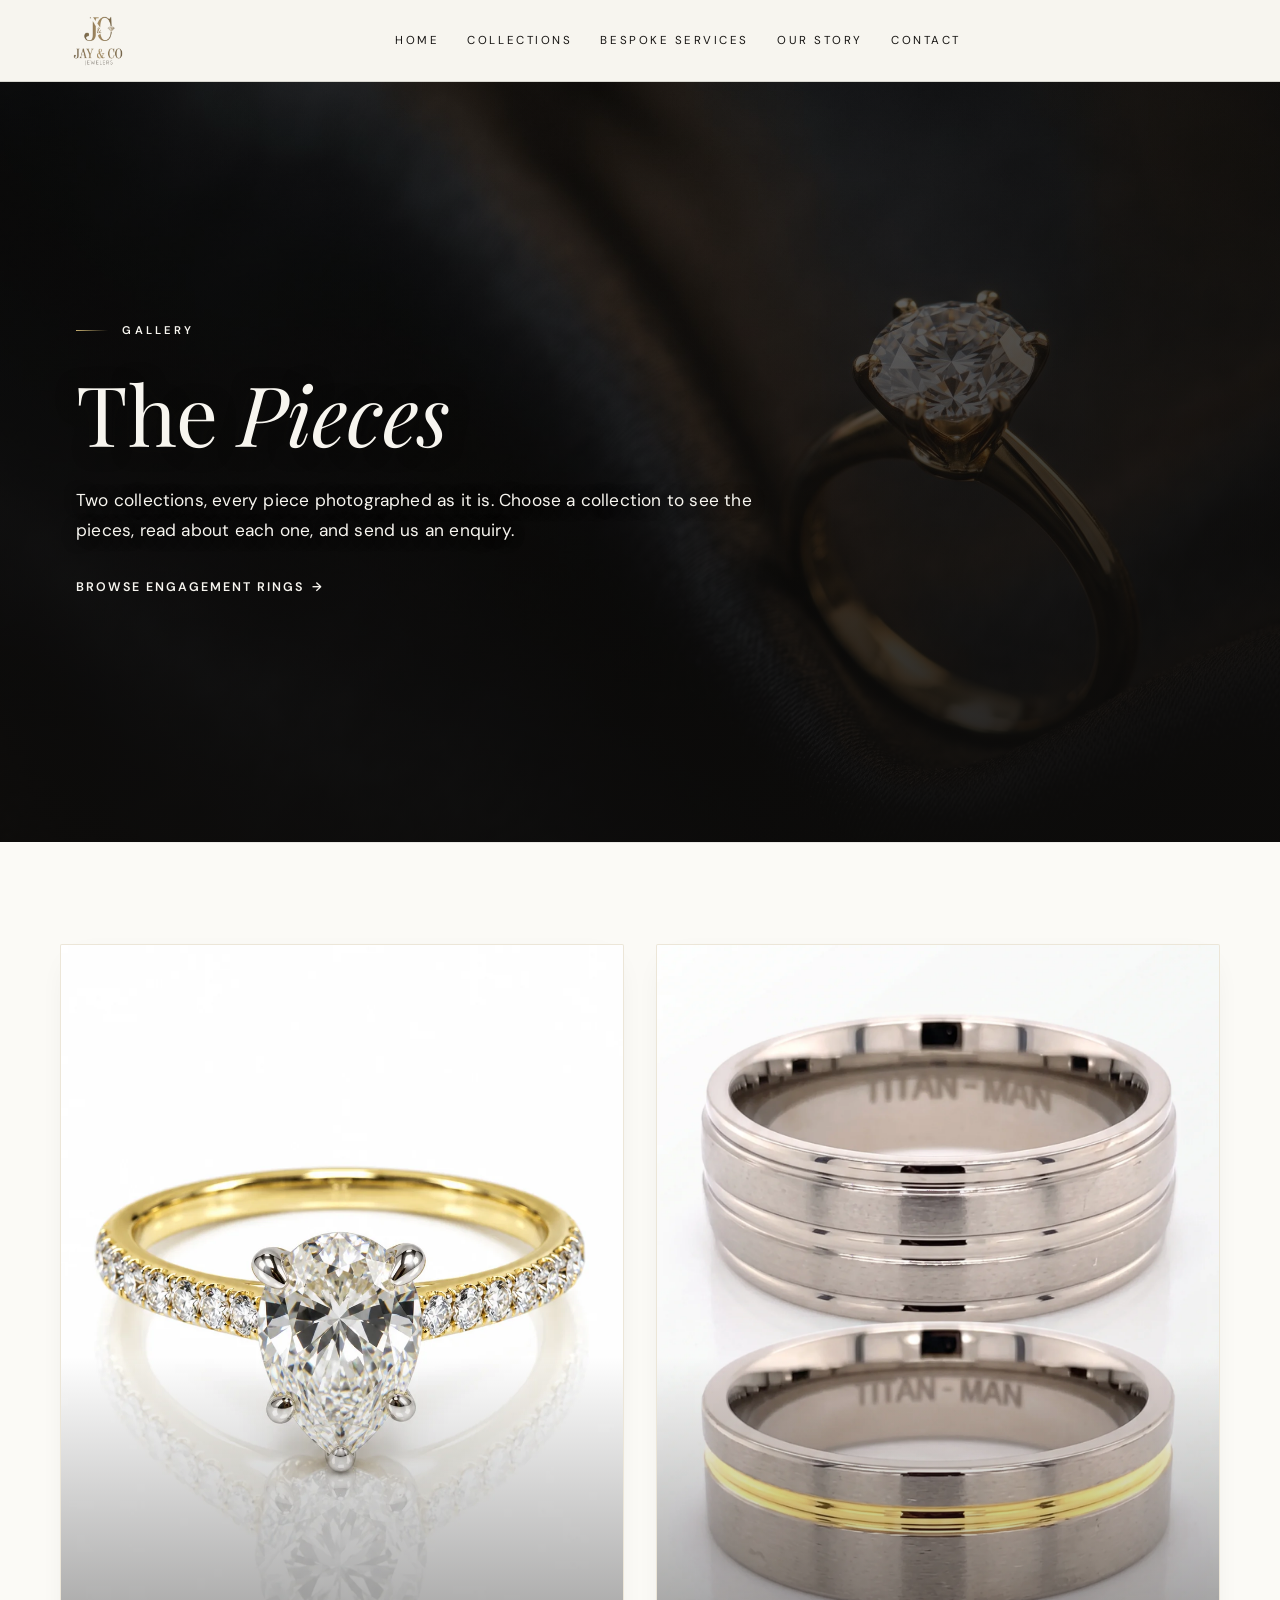
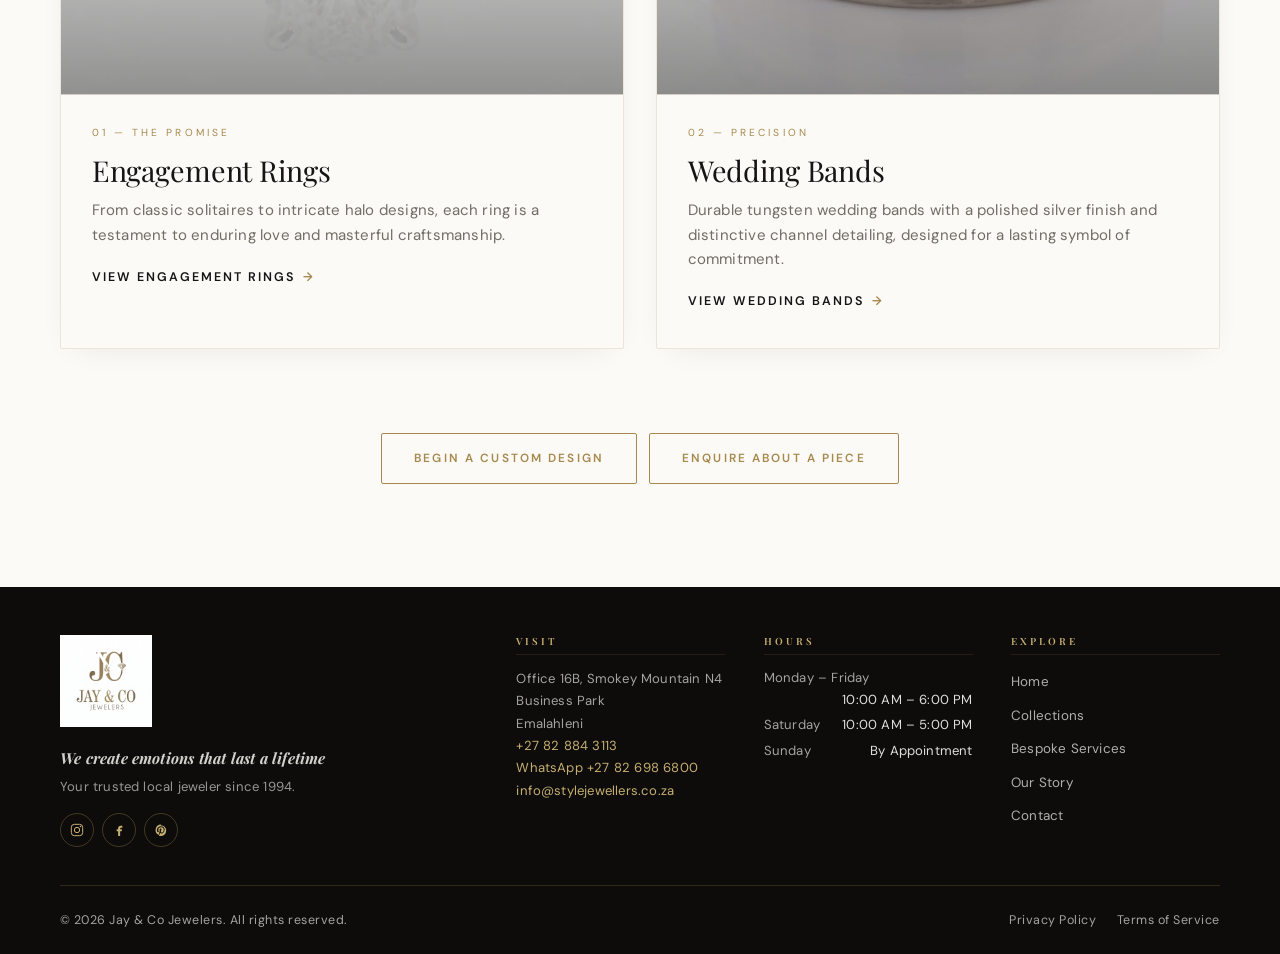
<file: gallery.html>
<!DOCTYPE html>
<html lang="en">
<head>
  <meta charset="utf-8">
  <meta name="viewport" content="width=device-width, initial-scale=1">
  <title>Gallery — Jay &amp; Co Jewelers</title>
  <meta name="description" content="Browse the Jay &amp; Co pieces — engagement rings and tungsten wedding bands, photographed as they are, with an enquiry on every piece.">
  <meta name="author" content="Jay &amp; Co Jewelers">
  <meta name="robots" content="index, follow">
  <meta name="theme-color" content="#f7f5ef">
  <link rel="canonical" href="https://jayandcojewelers.com/gallery">
  <link rel="icon" href="favicon.svg" type="image/svg+xml">
  <link rel="icon" href="favicon.ico" sizes="any">
  <link rel="icon" href="favicon-48x48.png" sizes="48x48" type="image/png">
  <link rel="icon" href="favicon-32x32.png" sizes="32x32" type="image/png">
  <link rel="icon" href="favicon-16x16.png" sizes="16x16" type="image/png">
  <link rel="apple-touch-icon" href="assets/img/apple-touch-icon.png">
  <link rel="manifest" href="site.webmanifest">
  <link rel="preconnect" href="https://fonts.googleapis.com">
  <link rel="preconnect" href="https://fonts.gstatic.com" crossorigin>
  <link href="https://fonts.googleapis.com/css2?family=DM+Sans:wght@400;500;600&family=Playfair+Display:ital,wght@0,400;0,500;1,400;1,500&display=swap" rel="stylesheet">
  <link rel="stylesheet" href="assets/css/styles.css">
</head>
<body>
  <a class="skip-link" href="#main">Skip to content</a>

  <header class="header" id="top">
    <div class="container header__inner">
      <a class="brand" href="index.html" aria-label="Jay &amp; Co Jewelers — home"><img class="brand__logo" src="assets/brand/jay-co-logo-ivory.png" width="88" height="88" alt="Jay &amp; Co Jewellers"></a>
      <nav class="nav__links" aria-label="Primary navigation">
        <a href="index.html" data-nav="home">Home</a>
        <a href="collections.html" data-nav="collections">Collections</a>
        <a href="bespoke.html" data-nav="bespoke">Bespoke Services</a>
        <a href="story.html" data-nav="story">Our Story</a>
        <a href="contact.html" data-nav="contact">Contact</a>
      </nav>
      <div class="header__actions">
        <button class="menu-toggle" type="button" aria-expanded="false" aria-controls="mobile-menu"
                aria-label="Open menu" data-menu-toggle>
          <span></span><span></span><span></span>
        </button>
      </div>
    </div>
  </header>

  <div class="mobile-menu" id="mobile-menu" hidden>
    <nav class="mobile-menu__links" aria-label="Mobile navigation">
      <a href="index.html">Home</a>
      <a href="collections.html">Collections</a>
      <a href="bespoke.html">Bespoke Services</a>
      <a href="story.html">Our Story</a>
      <a href="contact.html">Contact</a>
      <a class="btn btn--outline mobile-menu__cta" href="contact.html">Send an Enquiry</a>
    </nav>
    <p class="mobile-menu__meta">Jay &amp; Co Jewelers · <a href="contact.html">Visit the contact page</a></p>
  </div>

  <main id="main">
<section class="hero" id="hero">
      <div class="hero__bg" aria-hidden="true"></div>
      <div class="container hero__content">
        <p class="eyebrow hero__eyebrow" data-reveal>Gallery</p>
        <h1 class="hero__title" data-reveal>
          The <em>Pieces</em>
        </h1>
        <p class="hero__body" data-reveal>
          Two collections, every piece photographed as it is. Choose a collection to see the pieces, read about each one, and send us an enquiry.
        </p>
        <div class="hero__ctas" style="margin-top:2rem" data-reveal>
          <a class="link-arrow" href="engagement-rings.html">
            Browse Engagement Rings <span class="link-arrow__glyph" aria-hidden="true">→</span>
          </a>
        </div>
      </div>
    </section>

    <section class="section gallery" id="collections-index">
      <div class="container">
        <div class="collections__grid">
          <article class="card" data-reveal>
            <div class="card__media">
              <img src="assets/pearpave1.webp" alt="Engagement rings — fine jewelry collection" loading="lazy" decoding="async">
            </div>
            <div class="card__body">
              <p class="card__kicker">01 — The Promise</p>
              <h3 class="card__title">Engagement Rings</h3>
              <p class="card__text">
                From classic solitaires to intricate halo designs, each ring is a testament to enduring love and masterful craftsmanship.
              </p>
              <a class="link-arrow card__link" href="engagement-rings.html">
                View Engagement Rings <span class="link-arrow__glyph" aria-hidden="true">&rarr;</span>
              </a>
            </div>
          </article>

          <article class="card" data-reveal>
            <div class="card__media">
              <img src="assets/Tungstenring.webp" alt="Wedding bands — tungsten rings with a polished silver finish" loading="lazy" decoding="async">
            </div>
            <div class="card__body">
              <p class="card__kicker">02 — Precision</p>
              <h3 class="card__title">Wedding Bands</h3>
              <p class="card__text">
                Durable tungsten wedding bands with a polished silver finish and distinctive channel detailing, designed for a lasting symbol of commitment.
              </p>
              <a class="link-arrow card__link" href="wedding-bands.html">
                View Wedding Bands <span class="link-arrow__glyph" aria-hidden="true">&rarr;</span>
              </a>
            </div>
          </article>
        </div>

        <div class="collections__cta" data-reveal>
          <a class="btn btn--outline" href="bespoke.html">
            Begin a Custom Design
          </a>
          <a class="btn btn--outline" href="contact.html">
            Enquire About a Piece
          </a>
        </div>
      </div>
    </section>

  </main>

  <footer class="footer">
    <div class="container">
      <div class="footer__grid">
        <div class="footer__brand">
          <a class="footer__logo" href="index.html" aria-label="Jay &amp; Co Jewelers — back to home"><img class="footer__logo-image" src="assets/brand/jay-co-logo.jpeg" width="88" height="88" alt="Jay &amp; Co Jewellers"></a>
          <p class="footer__tagline">
            <strong>We create emotions that last a lifetime</strong>
            Your trusted local jeweler since 1994.
          </p>
          <ul class="footer__social" aria-label="Social media">
            <li><a href="https://instagram.com" rel="noopener" aria-label="Instagram">
              <svg viewBox="0 0 24 24" fill="none" aria-hidden="true"><rect x="3.5" y="3.5" width="17" height="17" rx="4.5" stroke="currentColor" stroke-width="1.5"/><circle cx="12" cy="12" r="4" stroke="currentColor" stroke-width="1.5"/><circle cx="17.2" cy="6.8" r="1.2" fill="currentColor"/></svg>
            </a></li>
            <li><a href="https://facebook.com" rel="noopener" aria-label="Facebook">
              <svg viewBox="0 0 24 24" fill="currentColor" aria-hidden="true"><path d="M14.8 8.5h2.2V5.6h-2.6c-2.3 0-3.7 1.5-3.7 3.8v1.6H8.5v2.9h2.2V21h3v-7.1h2.3l.4-2.9h-2.7V9.7c0-.8.4-1.2 1.1-1.2Z"/></svg>
            </a></li>
            <li><a href="https://pinterest.com" rel="noopener" aria-label="Pinterest">
              <svg viewBox="0 0 24 24" fill="currentColor" aria-hidden="true"><path d="M12 3.8a8.2 8.2 0 0 0-3 15.8c-.1-.7-.1-1.7.1-2.4l1-4.1s-.2-.5-.2-1.3c0-1.2.7-2.1 1.6-2.1.8 0 1.1.6 1.1 1.3 0 .8-.5 2-.8 3.2-.2.9.5 1.7 1.4 1.7 1.7 0 2.9-2.2 2.9-4.7 0-1.9-1.3-3.4-3.7-3.4a4.2 4.2 0 0 0-4.4 4.3c0 .8.3 1.4.6 1.8l-.3 1.1c-.1.4-.3.5-.7.3-1.1-.5-1.7-1.9-1.7-3.4 0-2.5 2-5.5 6.1-5.5 3.3 0 5.4 2.4 5.4 4.9 0 3.4-1.9 5.9-4.7 5.9-1 0-1.9-.5-2.2-1.1l-.6 2.3c-.2.8-.7 1.7-1.1 2.3.9.3 1.8.4 2.8.4a8.2 8.2 0 0 0 0-16.4Z"/></svg>
            </a></li>
          </ul>
        </div>
        <div class="footer__col">
          <h3 class="footer__heading">Visit</h3>
          <p class="footer__address">
            Office 16B, Smokey Mountain N4 Business Park<br>
            Emalahleni<br>
            <a href="tel:+27828843113">+27 82 884 3113</a><br>
            <a href="https://wa.me/27826986800" target="_blank" rel="noopener">WhatsApp +27 82 698 6800</a><br>
            <a href="mailto:info@stylejewellers.co.za">info@stylejewellers.co.za</a>
          </p>
        </div>
        <div class="footer__col">
          <h3 class="footer__heading">Hours</h3>
          <ul class="footer__hours">
            <li><span>Monday – Friday</span><span>10:00 AM – 6:00 PM</span></li>
            <li><span>Saturday</span><span>10:00 AM – 5:00 PM</span></li>
            <li><span>Sunday</span><span>By Appointment</span></li>
          </ul>
        </div>
        <div class="footer__col">
          <h3 class="footer__heading">Explore</h3>
          <ul class="footer__list">
            <li><a href="index.html">Home</a></li>
            <li><a href="collections.html">Collections</a></li>
            <li><a href="bespoke.html">Bespoke Services</a></li>
            <li><a href="story.html">Our Story</a></li>
            <li><a href="contact.html">Contact</a></li>
          </ul>
        </div>
      </div>
      <div class="footer__bottom">
        <p>© <span data-year>2026</span> Jay &amp; Co Jewelers. All rights reserved.</p>
        <ul class="footer__legal">
          <li><a href="privacy.html">Privacy Policy</a></li>
          <li><a href="terms.html">Terms of Service</a></li>
        </ul>
      </div>
    </div>
  </footer>

  <script src="assets/js/main.js" defer></script>
</body>
</html>
</file>
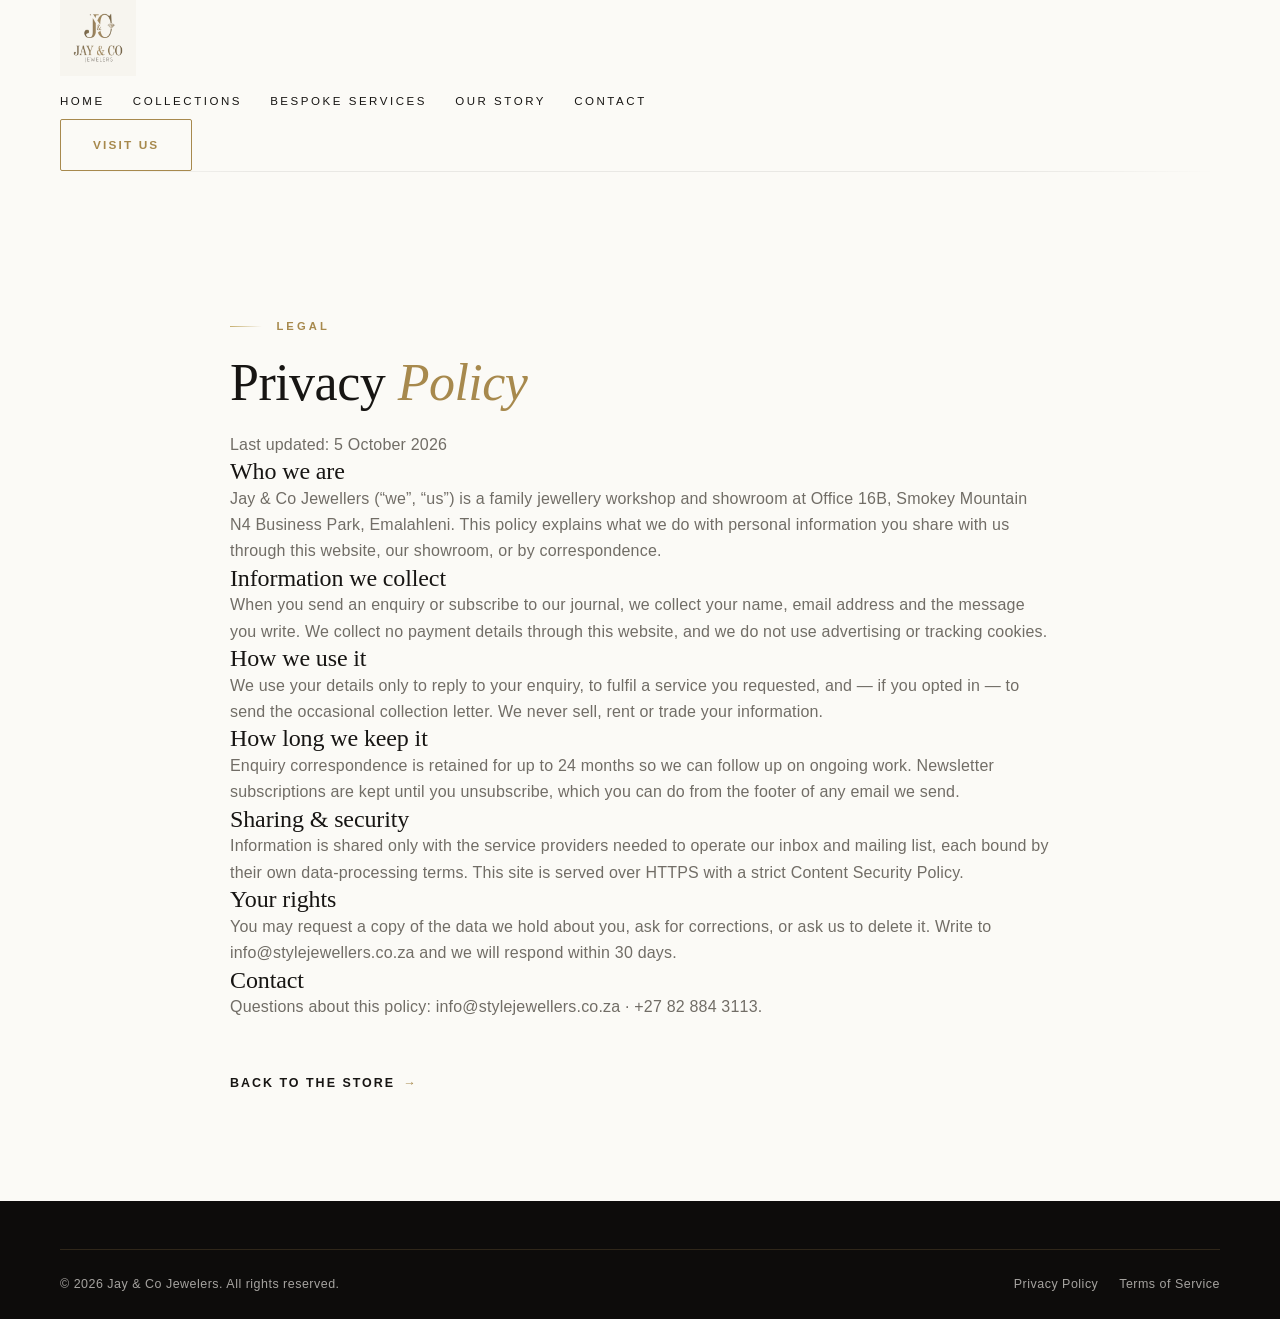
<file: privacy.html>
<!DOCTYPE html>
<html lang="en">
<head>
  <meta charset="utf-8">
  <meta name="viewport" content="width=device-width, initial-scale=1">
  <title>Privacy Policy — Jay &amp; Co Jewelers</title>
  <meta name="description" content="How Jay &amp; Co Jewelers collects, uses and protects your personal information.">
  <meta name="robots" content="index, follow">
  <meta name="theme-color" content="#FCFBF8">
  <link rel="canonical" href="https://jayandcojewelers.com/privacy.html">
  <meta name="referrer" content="strict-origin-when-cross-origin">
  <meta http-equiv="Content-Security-Policy" content="default-src 'self'; img-src 'self' data:; script-src 'self'; style-src 'self' 'unsafe-inline'; font-src 'self'; connect-src 'self'; manifest-src 'self'; object-src 'none'; base-uri 'self'; form-action 'self'">
  <link rel="icon" href="favicon.svg" type="image/svg+xml">
  <link rel="icon" href="favicon.ico" sizes="any">
  <link rel="icon" href="favicon-48x48.png" sizes="48x48" type="image/png">
  <link rel="icon" href="favicon-32x32.png" sizes="32x32" type="image/png">
  <link rel="icon" href="favicon-16x16.png" sizes="16x16" type="image/png">
  <link rel="apple-touch-icon" href="assets/img/apple-touch-icon.png">
  <link rel="manifest" href="site.webmanifest">
  <link rel="stylesheet" href="assets/css/styles.css">
</head>
<body>
  <a class="skip-link" href="#main">Skip to content</a>

  <header class="nav is-scrolled" id="top">
    <div class="nav__inner container">
      <a class="brand" href="index.html" aria-label="Jay and Co Jewelers — home"><img class="brand__logo" src="assets/brand/jay-co-logo-ivory.png" width="88" height="88" alt="Jay &amp; Co Jewellers"></a>
      <nav class="nav__links" aria-label="Primary navigation">
        <a href="index.html" data-nav="home">Home</a>
        <a href="index.html#collections">Collections</a>
        <a href="index.html#bespoke">Bespoke Services</a>
        <a href="story.html">Our Story</a>
        <a href="index.html#contact">Contact</a>
      </nav>
      <div class="nav__actions">
        <a class="btn btn--outline btn--sm" href="index.html#visit">Visit Us</a>
      </div>
    </div>
  </header>

  <main id="main" class="section" style="padding-top: calc(var(--nav-h) + 4rem)">
    <div class="container" style="max-width: 820px">
      <p class="eyebrow">Legal</p>
      <h1 class="section__title">Privacy <em>Policy</em></h1>
      <p class="section__lead">Last updated: 5 October 2026</p>

      <div class="legal">
        <h2>Who we are</h2>
        <p>Jay &amp; Co Jewellers (“we”, “us”) is a family jewellery workshop and showroom at Office 16B, Smokey Mountain N4 Business Park, Emalahleni. This policy explains what we do with personal information you share with us through this website, our showroom, or by correspondence.</p>

        <h2>Information we collect</h2>
        <p>When you send an enquiry or subscribe to our journal, we collect your name, email address and the message you write. We collect no payment details through this website, and we do not use advertising or tracking cookies.</p>

        <h2>How we use it</h2>
        <p>We use your details only to reply to your enquiry, to fulfil a service you requested, and — if you opted in — to send the occasional collection letter. We never sell, rent or trade your information.</p>

        <h2>How long we keep it</h2>
        <p>Enquiry correspondence is retained for up to 24 months so we can follow up on ongoing work. Newsletter subscriptions are kept until you unsubscribe, which you can do from the footer of any email we send.</p>

        <h2>Sharing &amp; security</h2>
        <p>Information is shared only with the service providers needed to operate our inbox and mailing list, each bound by their own data-processing terms. This site is served over HTTPS with a strict Content Security Policy.</p>

        <h2>Your rights</h2>
        <p>You may request a copy of the data we hold about you, ask for corrections, or ask us to delete it. Write to <a href="mailto:info@stylejewellers.co.za">info@stylejewellers.co.za</a> and we will respond within 30 days.</p>

        <h2>Contact</h2>
        <p>Questions about this policy: <a href="mailto:info@stylejewellers.co.za">info@stylejewellers.co.za</a> · <a href="tel:+27828843113">+27 82 884 3113</a>.</p>
      </div>

      <p style="margin-top: 3rem"><a class="link-arrow" href="index.html">Back to the store <span class="link-arrow__glyph" aria-hidden="true">→</span></a></p>
    </div>
  </main>

  <footer class="footer">
    <div class="container">
      <div class="footer__bottom">
        <p>© <span data-year>2026</span> Jay &amp; Co Jewelers. All rights reserved.</p>
        <ul class="footer__legal">
          <li><a href="privacy.html" aria-current="page">Privacy Policy</a></li>
          <li><a href="terms.html">Terms of Service</a></li>
        </ul>
      </div>
    </div>
  </footer>

  <script src="assets/js/main.js" defer></script>
</body>
</html>
</file>
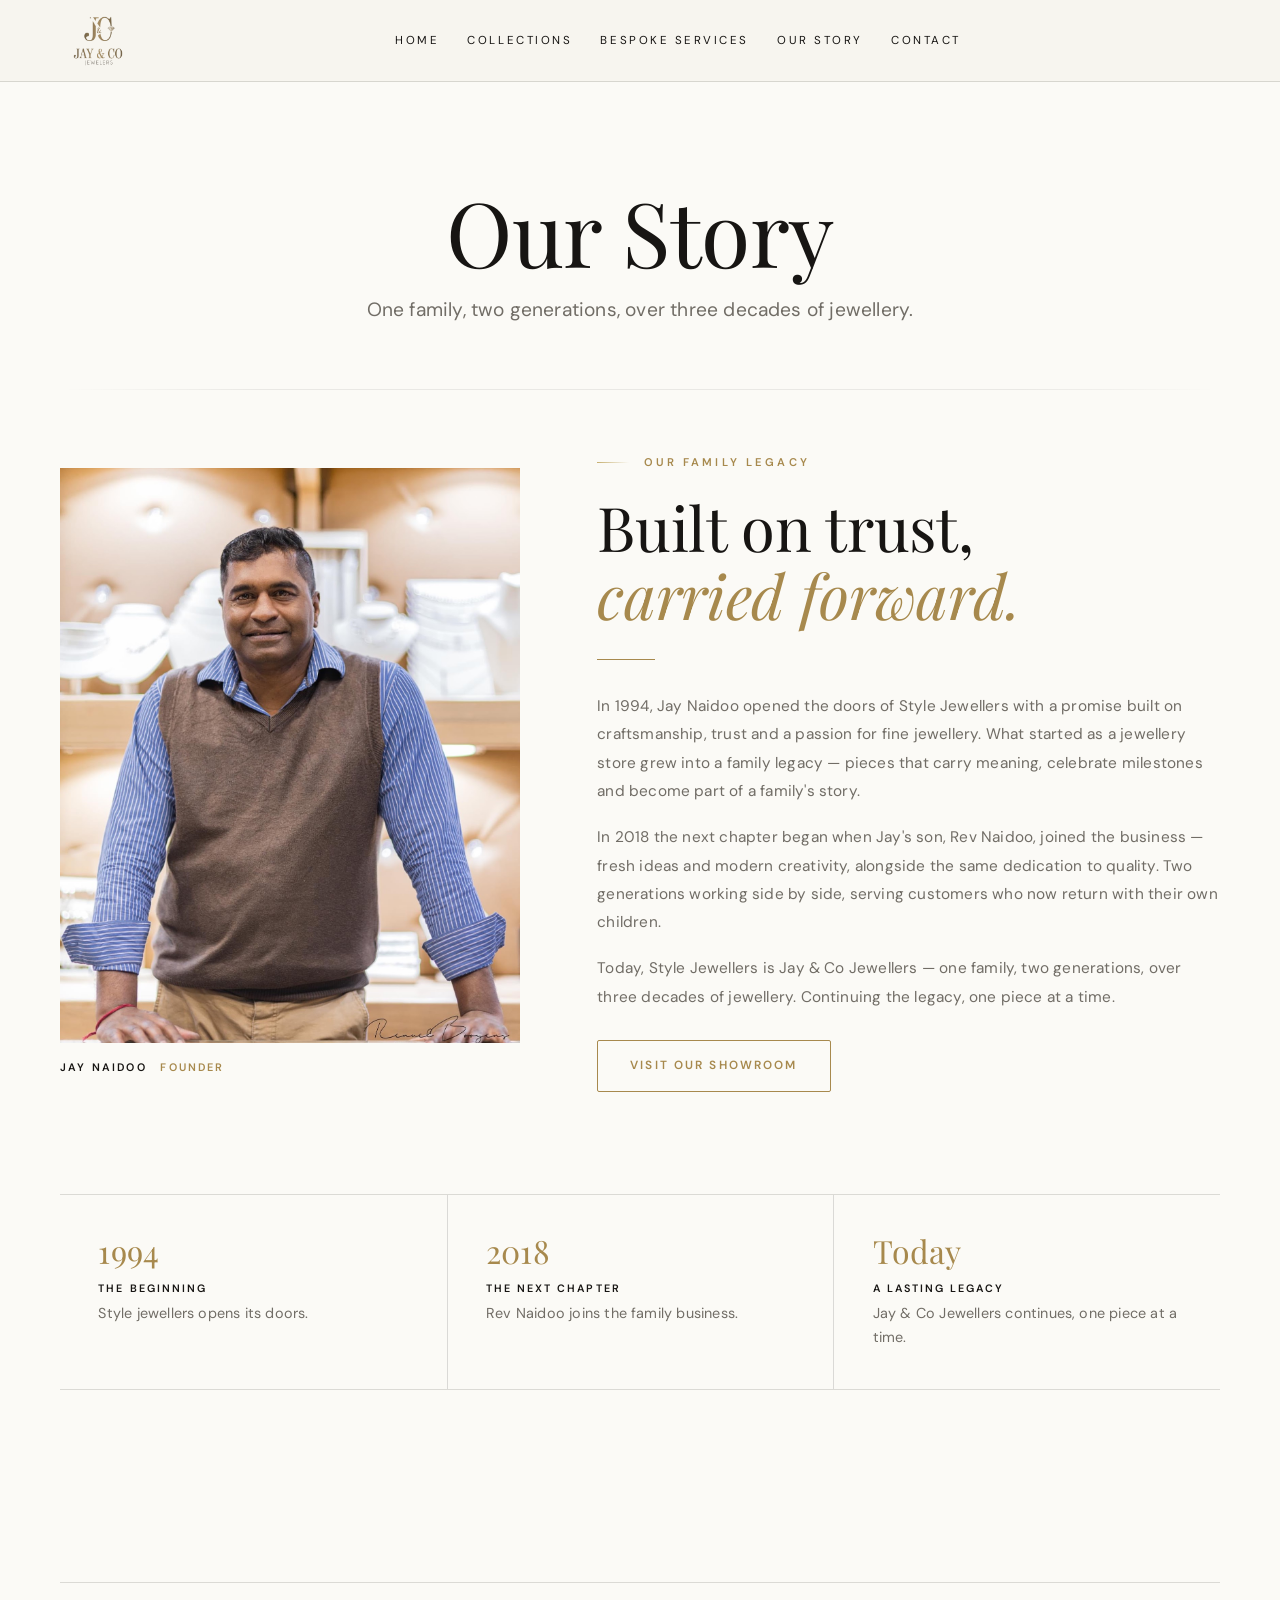
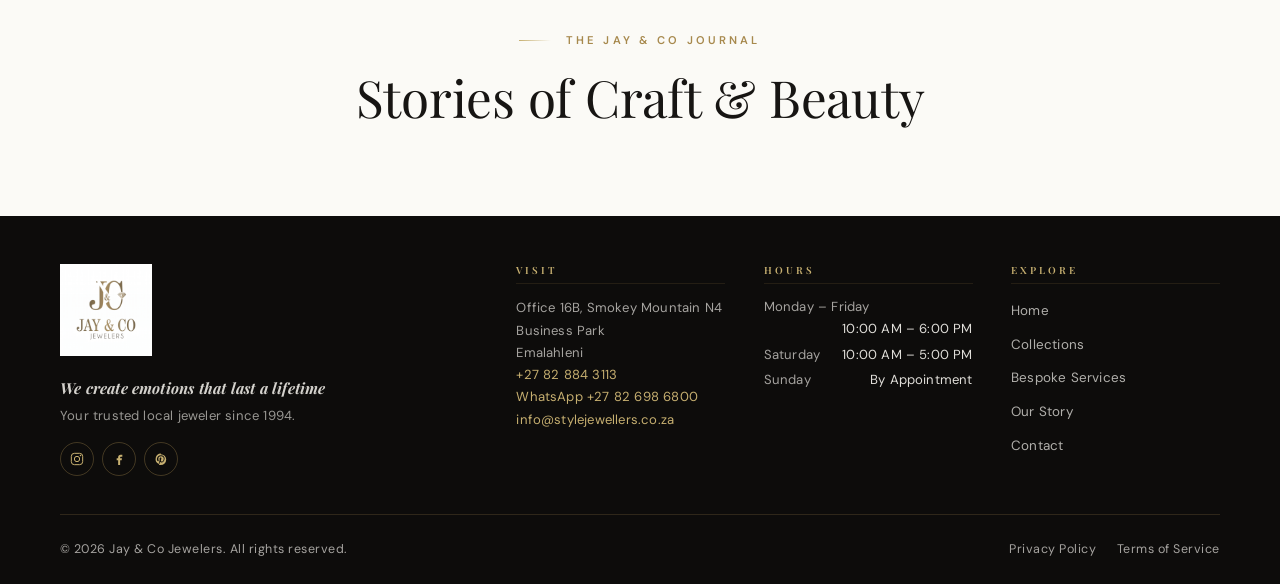
<file: story.html>
<!DOCTYPE html>
<html lang="en">
<head>
  <meta charset="utf-8">
  <meta name="viewport" content="width=device-width, initial-scale=1">
  <title>Our Story — Jay &amp; Co Jewelers</title>
  <meta name="description" content="Jay &amp; Co Jewelers — one family, two generations, over three decades of jewellery. Bespoke rings, ethically sourced diamonds and timeless craftsmanship.">
  <meta name="author" content="Jay &amp; Co Jewelers">
  <meta name="robots" content="index, follow">
  <meta name="theme-color" content="#f7f5ef">
  <link rel="canonical" href="https://jayandcojewelers.com/story">
  <link rel="icon" href="favicon.svg" type="image/svg+xml">
  <link rel="icon" href="favicon.ico" sizes="any">
  <link rel="icon" href="favicon-48x48.png" sizes="48x48" type="image/png">
  <link rel="icon" href="favicon-32x32.png" sizes="32x32" type="image/png">
  <link rel="icon" href="favicon-16x16.png" sizes="16x16" type="image/png">
  <link rel="apple-touch-icon" href="assets/img/apple-touch-icon.png">
  <link rel="manifest" href="site.webmanifest">
  <link rel="preconnect" href="https://fonts.googleapis.com">
  <link rel="preconnect" href="https://fonts.gstatic.com" crossorigin>
  <link href="https://fonts.googleapis.com/css2?family=DM+Sans:wght@400;500;600&family=Playfair+Display:ital,wght@0,400;0,500;1,400;1,500&display=swap" rel="stylesheet">
  <link rel="stylesheet" href="assets/css/styles.css">
</head>
<body>
  <a class="skip-link" href="#main">Skip to content</a>

  <header class="header" id="top">
    <div class="container header__inner">
      <a class="brand" href="index.html" aria-label="Jay &amp; Co Jewelers — home"><img class="brand__logo" src="assets/brand/jay-co-logo-ivory.png" width="88" height="88" alt="Jay &amp; Co Jewellers"></a>
      <nav class="nav__links" aria-label="Primary navigation">
        <a href="index.html" data-nav="home">Home</a>
        <a href="collections.html" data-nav="collections">Collections</a>
        <a href="bespoke.html" data-nav="bespoke">Bespoke Services</a>
        <a href="story.html" data-nav="story" aria-current="page">Our Story</a>
        <a href="contact.html" data-nav="contact">Contact</a>
      </nav>
      <div class="header__actions">
        <button class="menu-toggle" type="button" aria-expanded="false" aria-controls="mobile-menu"
                aria-label="Open menu" data-menu-toggle>
          <span></span><span></span><span></span>
        </button>
      </div>
    </div>
  </header>

  <div class="mobile-menu" id="mobile-menu" hidden>
    <nav class="mobile-menu__links" aria-label="Mobile navigation">
      <a href="index.html">Home</a>
      <a href="collections.html">Collections</a>
      <a href="bespoke.html">Bespoke Services</a>
      <a href="story.html">Our Story</a>
      <a href="contact.html">Contact</a>
      <a class="btn btn--outline mobile-menu__cta" href="contact.html">Send an Enquiry</a>
    </nav>
    <p class="mobile-menu__meta">Jay &amp; Co Jewelers · <a href="contact.html">Visit the contact page</a></p>
  </div>

  <main id="main">

    <section class="story-intro">
      <div class="container story-intro__inner" data-reveal>
        <h1>Our Story</h1>
        <p>One family, two generations, over three decades of jewellery.</p>
      </div>
    </section>

    <section class="section story-legacy" id="story">
      <div class="container">
        <div class="story-legacy__grid">
          <figure class="story-founder" data-reveal>
            <div class="story-founder__image">
              <img src="assets/brand/jay-naidoo-founder.jpg" alt="Jay Naidoo, founder of Style Jewellers" fetchpriority="high">
            </div>
            <figcaption>JAY NAIDOO <span>FOUNDER</span></figcaption>
          </figure>
          <div class="story-legacy__copy" data-reveal>
            <p class="eyebrow">Our Family Legacy</p>
            <h2>Built on trust,<br><em>carried forward.</em></h2>
            <div class="story-legacy__rule"></div>
            <p>In 1994, Jay Naidoo opened the doors of Style Jewellers with a promise built on craftsmanship, trust and a passion for fine jewellery. What started as a jewellery store grew into a family legacy — pieces that carry meaning, celebrate milestones and become part of a family's story.</p>
            <p>In 2018 the next chapter began when Jay's son, Rev Naidoo, joined the business — fresh ideas and modern creativity, alongside the same dedication to quality. Two generations working side by side, serving customers who now return with their own children.</p>
            <p>Today, Style Jewellers is Jay &amp; Co Jewellers — one family, two generations, over three decades of jewellery. Continuing the legacy, one piece at a time.</p>
            <a class="btn btn--outline story-legacy__button" href="contact.html">Visit Our Showroom</a>
          </div>
        </div>
        <div class="story-timeline" aria-label="Our family timeline">
          <article class="story-timeline__item"><p class="story-timeline__year">1994</p><h3>The Beginning</h3><p>Style jewellers opens its doors.</p></article>
          <article class="story-timeline__item"><p class="story-timeline__year">2018</p><h3>The Next Chapter</h3><p>Rev Naidoo joins the family business.</p></article>
          <article class="story-timeline__item"><p class="story-timeline__year">Today</p><h3>A Lasting Legacy</h3><p>Jay &amp; Co Jewellers continues, one piece at a time.</p></article>
        </div>
      </div>
    </section>

    <section class="story-journal">
      <div class="container story-journal__inner">
        <p class="eyebrow">The Jay &amp; Co Journal</p>
        <h2>Stories of Craft &amp; Beauty</h2>
      </div>
    </section>

  </main>

  <!-- ===================== FOOTER (locked — consistent with site) ===================== -->
  <footer class="footer">
    <div class="container">
      <div class="footer__grid">
        <div class="footer__brand">
          <a class="footer__logo" href="index.html" aria-label="Jay &amp; Co Jewelers — back to home"><img class="footer__logo-image" src="assets/brand/jay-co-logo.jpeg" width="88" height="88" alt="Jay &amp; Co Jewellers"></a>
          <p class="footer__tagline">
            <strong>We create emotions that last a lifetime</strong>
            Your trusted local jeweler since 1994.
          </p>
          <ul class="footer__social" aria-label="Social media">
            <li><a href="https://instagram.com" rel="noopener" aria-label="Instagram">
              <svg viewBox="0 0 24 24" fill="none" aria-hidden="true"><rect x="3.5" y="3.5" width="17" height="17" rx="4.5" stroke="currentColor" stroke-width="1.5"/><circle cx="12" cy="12" r="4" stroke="currentColor" stroke-width="1.5"/><circle cx="17.2" cy="6.8" r="1.2" fill="currentColor"/></svg>
            </a></li>
            <li><a href="https://facebook.com" rel="noopener" aria-label="Facebook">
              <svg viewBox="0 0 24 24" fill="currentColor" aria-hidden="true"><path d="M14.8 8.5h2.2V5.6h-2.6c-2.3 0-3.7 1.5-3.7 3.8v1.6H8.5v2.9h2.2V21h3v-7.1h2.3l.4-2.9h-2.7V9.7c0-.8.4-1.2 1.1-1.2Z"/></svg>
            </a></li>
            <li><a href="https://pinterest.com" rel="noopener" aria-label="Pinterest">
              <svg viewBox="0 0 24 24" fill="currentColor" aria-hidden="true"><path d="M12 3.8a8.2 8.2 0 0 0-3 15.8c-.1-.7-.1-1.7.1-2.4l1-4.1s-.2-.5-.2-1.3c0-1.2.7-2.1 1.6-2.1.8 0 1.1.6 1.1 1.3 0 .8-.5 2-.8 3.2-.2.9.5 1.7 1.4 1.7 1.7 0 2.9-2.2 2.9-4.7 0-1.9-1.3-3.4-3.7-3.4a4.2 4.2 0 0 0-4.4 4.3c0 .8.3 1.4.6 1.8l-.3 1.1c-.1.4-.3.5-.7.3-1.1-.5-1.7-1.9-1.7-3.4 0-2.5 2-5.5 6.1-5.5 3.3 0 5.4 2.4 5.4 4.9 0 3.4-1.9 5.9-4.7 5.9-1 0-1.9-.5-2.2-1.1l-.6 2.3c-.2.8-.7 1.7-1.1 2.3.9.3 1.8.4 2.8.4a8.2 8.2 0 0 0 0-16.4Z"/></svg>
            </a></li>
          </ul>
        </div>
        <div class="footer__col">
          <h3 class="footer__heading">Visit</h3>
          <p class="footer__address">
            Office 16B, Smokey Mountain N4 Business Park<br>
            Emalahleni<br>
            <a href="tel:+27828843113">+27 82 884 3113</a><br>
            <a href="https://wa.me/27826986800" target="_blank" rel="noopener">WhatsApp +27 82 698 6800</a><br>
            <a href="mailto:info@stylejewellers.co.za">info@stylejewellers.co.za</a>
          </p>
        </div>
        <div class="footer__col">
          <h3 class="footer__heading">Hours</h3>
          <ul class="footer__hours">
            <li><span>Monday – Friday</span><span>10:00 AM – 6:00 PM</span></li>
            <li><span>Saturday</span><span>10:00 AM – 5:00 PM</span></li>
            <li><span>Sunday</span><span>By Appointment</span></li>
          </ul>
        </div>
        <div class="footer__col">
          <h3 class="footer__heading">Explore</h3>
          <ul class="footer__list">
            <li><a href="index.html">Home</a></li>
            <li><a href="collections.html">Collections</a></li>
            <li><a href="bespoke.html">Bespoke Services</a></li>
            <li><a href="story.html">Our Story</a></li>
            <li><a href="contact.html">Contact</a></li>
          </ul>
        </div>
      </div>
      <div class="footer__bottom">
        <p>© <span data-year>2026</span> Jay &amp; Co Jewelers. All rights reserved.</p>
        <ul class="footer__legal">
          <li><a href="privacy.html">Privacy Policy</a></li>
          <li><a href="terms.html">Terms of Service</a></li>
        </ul>
      </div>
    </div>
  </footer>

  <script src="assets/js/main.js" defer></script>
</body>
</html>
</file>
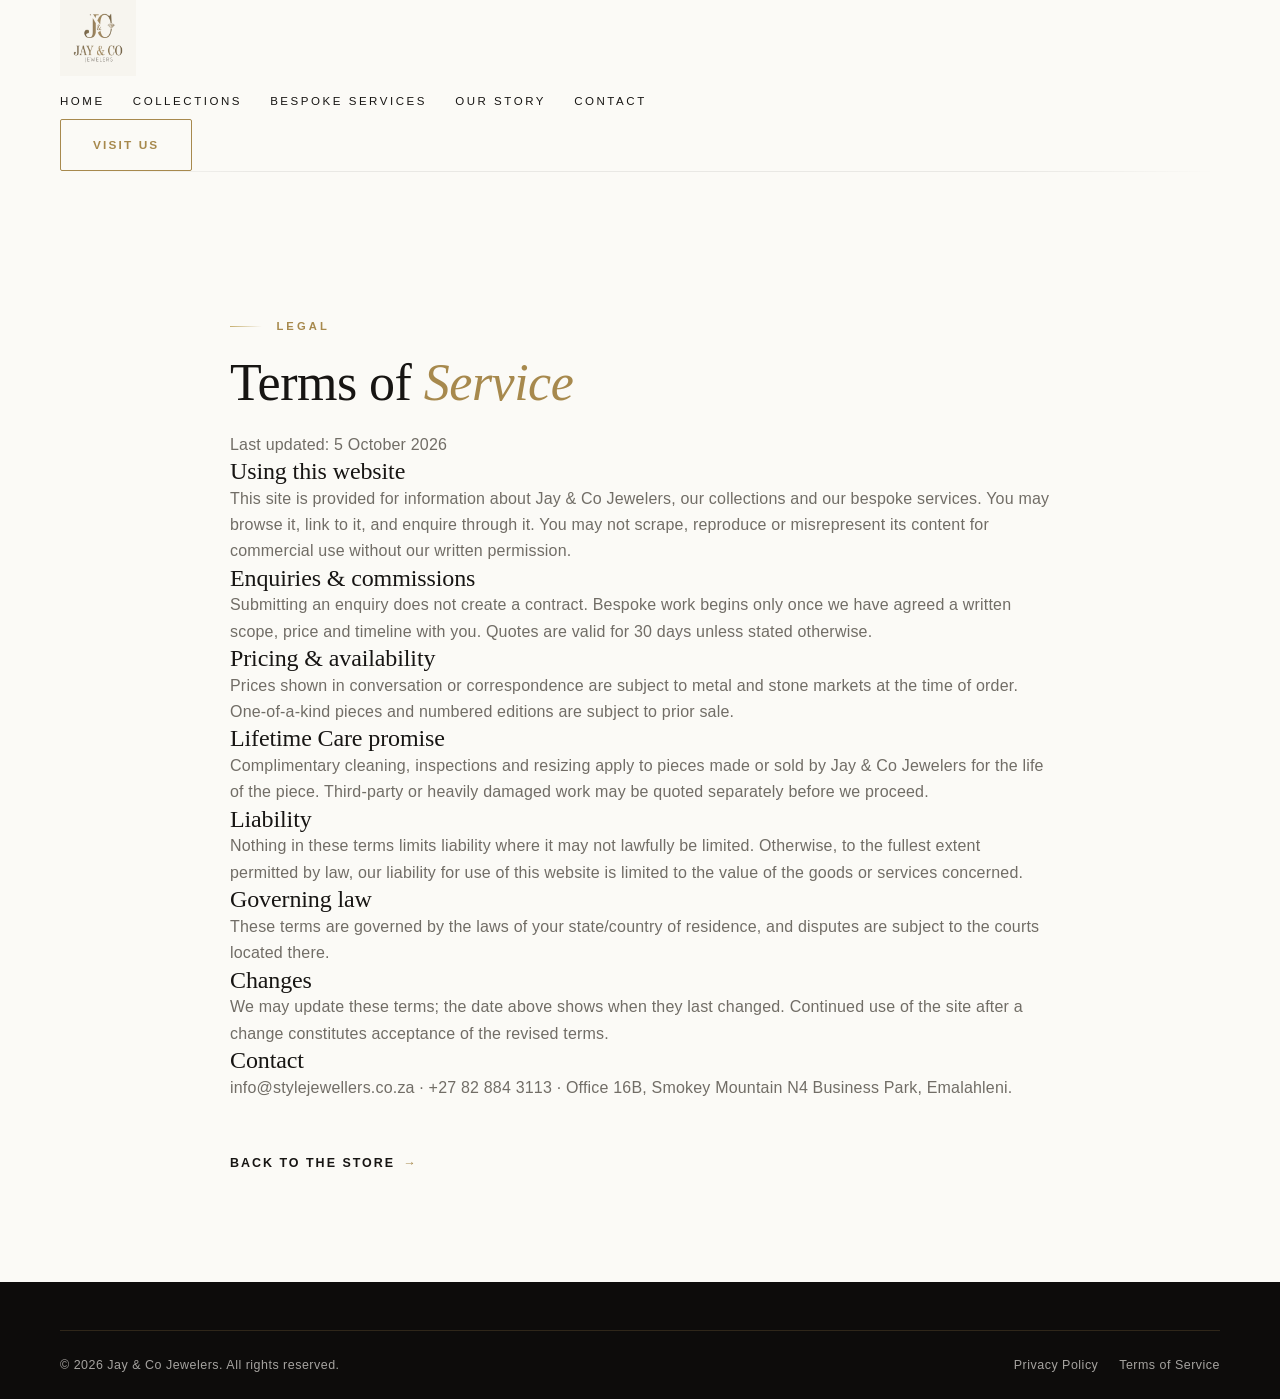
<file: terms.html>
<!DOCTYPE html>
<html lang="en">
<head>
  <meta charset="utf-8">
  <meta name="viewport" content="width=device-width, initial-scale=1">
  <title>Terms of Service — Jay &amp; Co Jewelers</title>
  <meta name="description" content="Terms of service for using the Jay &amp; Co Jewelers website and commissioning bespoke work.">
  <meta name="robots" content="index, follow">
  <meta name="theme-color" content="#FCFBF8">
  <link rel="canonical" href="https://jayandcojewelers.com/terms.html">
  <meta name="referrer" content="strict-origin-when-cross-origin">
  <meta http-equiv="Content-Security-Policy" content="default-src 'self'; img-src 'self' data:; script-src 'self'; style-src 'self' 'unsafe-inline'; font-src 'self'; connect-src 'self'; manifest-src 'self'; object-src 'none'; base-uri 'self'; form-action 'self'">
  <link rel="icon" href="favicon.svg" type="image/svg+xml">
  <link rel="icon" href="favicon.ico" sizes="any">
  <link rel="icon" href="favicon-48x48.png" sizes="48x48" type="image/png">
  <link rel="icon" href="favicon-32x32.png" sizes="32x32" type="image/png">
  <link rel="icon" href="favicon-16x16.png" sizes="16x16" type="image/png">
  <link rel="apple-touch-icon" href="assets/img/apple-touch-icon.png">
  <link rel="manifest" href="site.webmanifest">
  <link rel="stylesheet" href="assets/css/styles.css">
</head>
<body>
  <a class="skip-link" href="#main">Skip to content</a>

  <header class="nav is-scrolled" id="top">
    <div class="nav__inner container">
      <a class="brand" href="index.html" aria-label="Jay and Co Jewelers — home"><img class="brand__logo" src="assets/brand/jay-co-logo-ivory.png" width="88" height="88" alt="Jay &amp; Co Jewellers"></a>
      <nav class="nav__links" aria-label="Primary navigation">
        <a href="index.html" data-nav="home">Home</a>
        <a href="index.html#collections">Collections</a>
        <a href="index.html#bespoke">Bespoke Services</a>
        <a href="story.html">Our Story</a>
        <a href="index.html#contact">Contact</a>
      </nav>
      <div class="nav__actions">
        <a class="btn btn--outline btn--sm" href="index.html#visit">Visit Us</a>
      </div>
    </div>
  </header>

  <main id="main" class="section" style="padding-top: calc(var(--nav-h) + 4rem)">
    <div class="container" style="max-width: 820px">
      <p class="eyebrow">Legal</p>
      <h1 class="section__title">Terms of <em>Service</em></h1>
      <p class="section__lead">Last updated: 5 October 2026</p>

      <div class="legal">
        <h2>Using this website</h2>
        <p>This site is provided for information about Jay &amp; Co Jewelers, our collections and our bespoke services. You may browse it, link to it, and enquire through it. You may not scrape, reproduce or misrepresent its content for commercial use without our written permission.</p>

        <h2>Enquiries &amp; commissions</h2>
        <p>Submitting an enquiry does not create a contract. Bespoke work begins only once we have agreed a written scope, price and timeline with you. Quotes are valid for 30 days unless stated otherwise.</p>

        <h2>Pricing &amp; availability</h2>
        <p>Prices shown in conversation or correspondence are subject to metal and stone markets at the time of order. One-of-a-kind pieces and numbered editions are subject to prior sale.</p>

        <h2>Lifetime Care promise</h2>
        <p>Complimentary cleaning, inspections and resizing apply to pieces made or sold by Jay &amp; Co Jewelers for the life of the piece. Third-party or heavily damaged work may be quoted separately before we proceed.</p>

        <h2>Liability</h2>
        <p>Nothing in these terms limits liability where it may not lawfully be limited. Otherwise, to the fullest extent permitted by law, our liability for use of this website is limited to the value of the goods or services concerned.</p>

        <h2>Governing law</h2>
        <p>These terms are governed by the laws of your state/country of residence, and disputes are subject to the courts located there.</p>

        <h2>Changes</h2>
        <p>We may update these terms; the date above shows when they last changed. Continued use of the site after a change constitutes acceptance of the revised terms.</p>

        <h2>Contact</h2>
        <p><a href="mailto:info@stylejewellers.co.za">info@stylejewellers.co.za</a> · <a href="tel:+27828843113">+27 82 884 3113</a> · Office 16B, Smokey Mountain N4 Business Park, Emalahleni.</p>
      </div>

      <p style="margin-top: 3rem"><a class="link-arrow" href="index.html">Back to the store <span class="link-arrow__glyph" aria-hidden="true">→</span></a></p>
    </div>
  </main>

  <footer class="footer">
    <div class="container">
      <div class="footer__bottom">
        <p>© <span data-year>2026</span> Jay &amp; Co Jewelers. All rights reserved.</p>
        <ul class="footer__legal">
          <li><a href="privacy.html">Privacy Policy</a></li>
          <li><a href="terms.html" aria-current="page">Terms of Service</a></li>
        </ul>
      </div>
    </div>
  </footer>

  <script src="assets/js/main.js" defer></script>
</body>
</html>
</file>
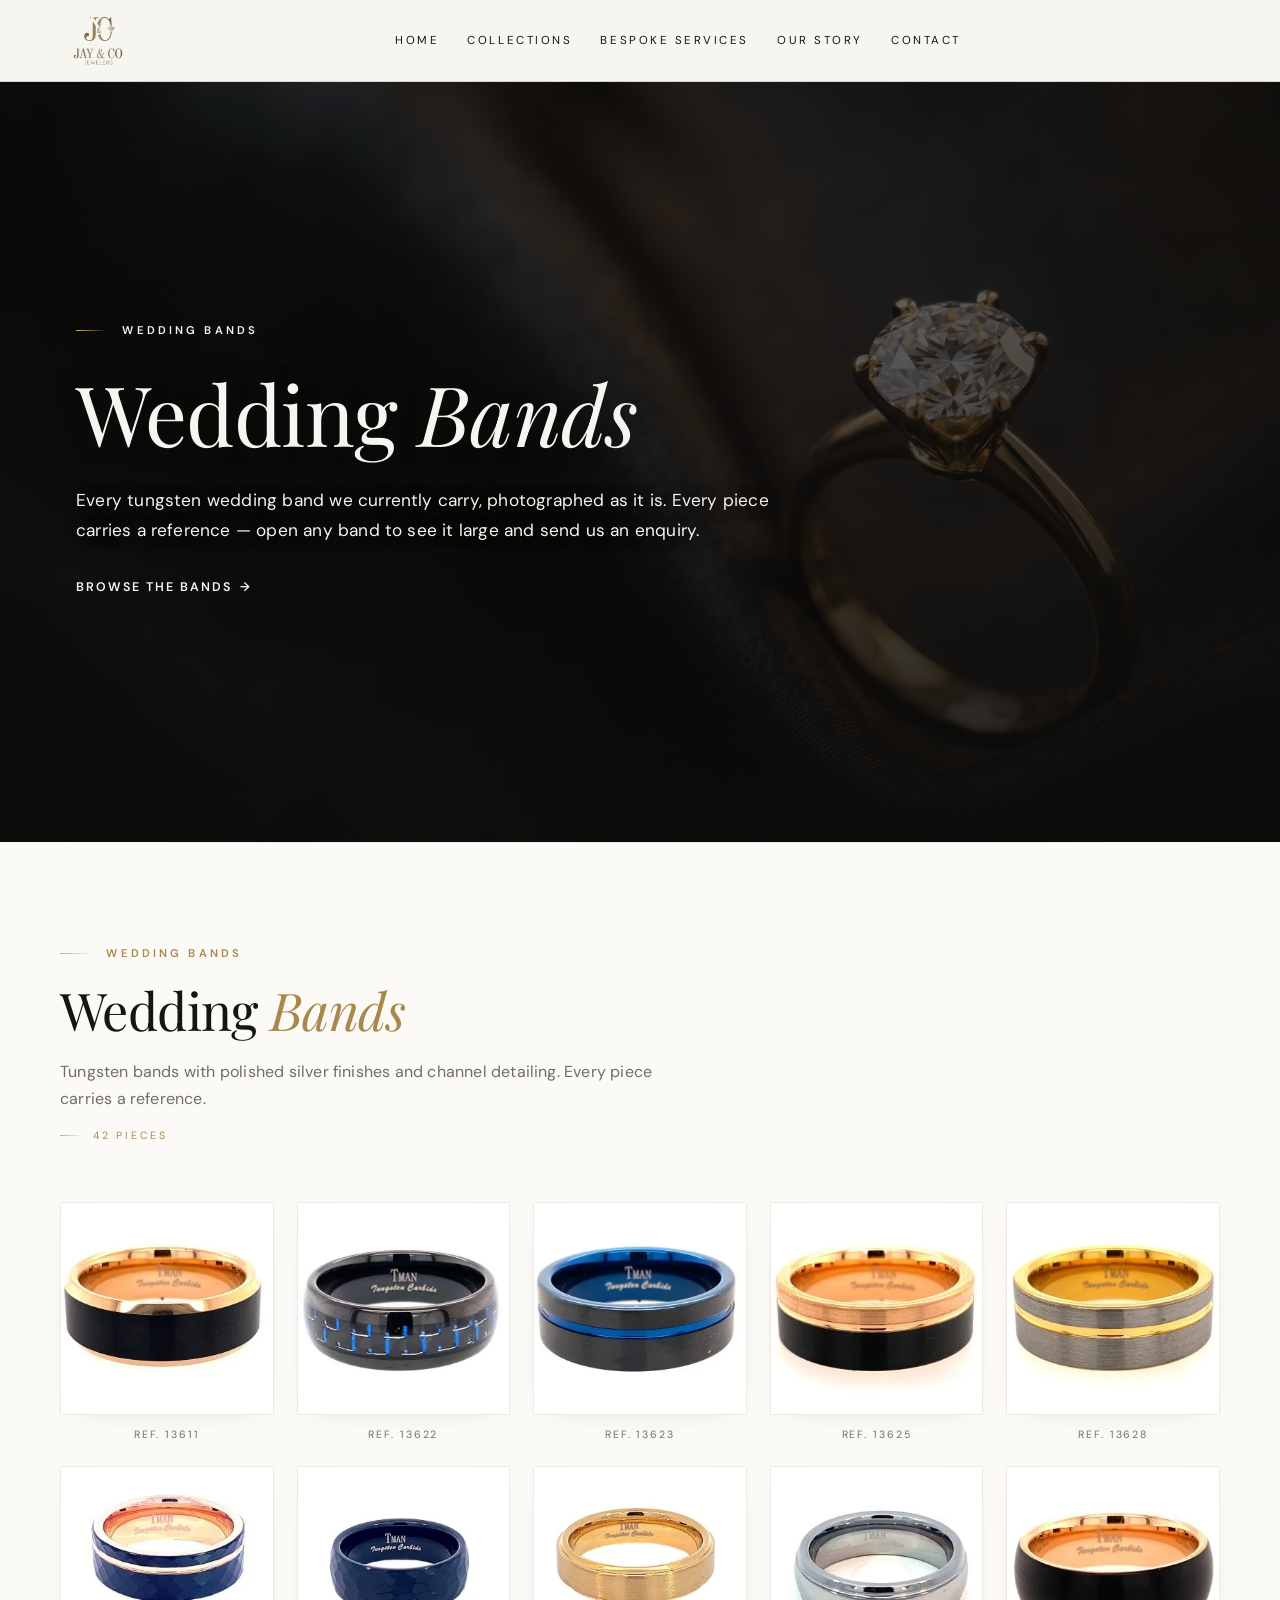
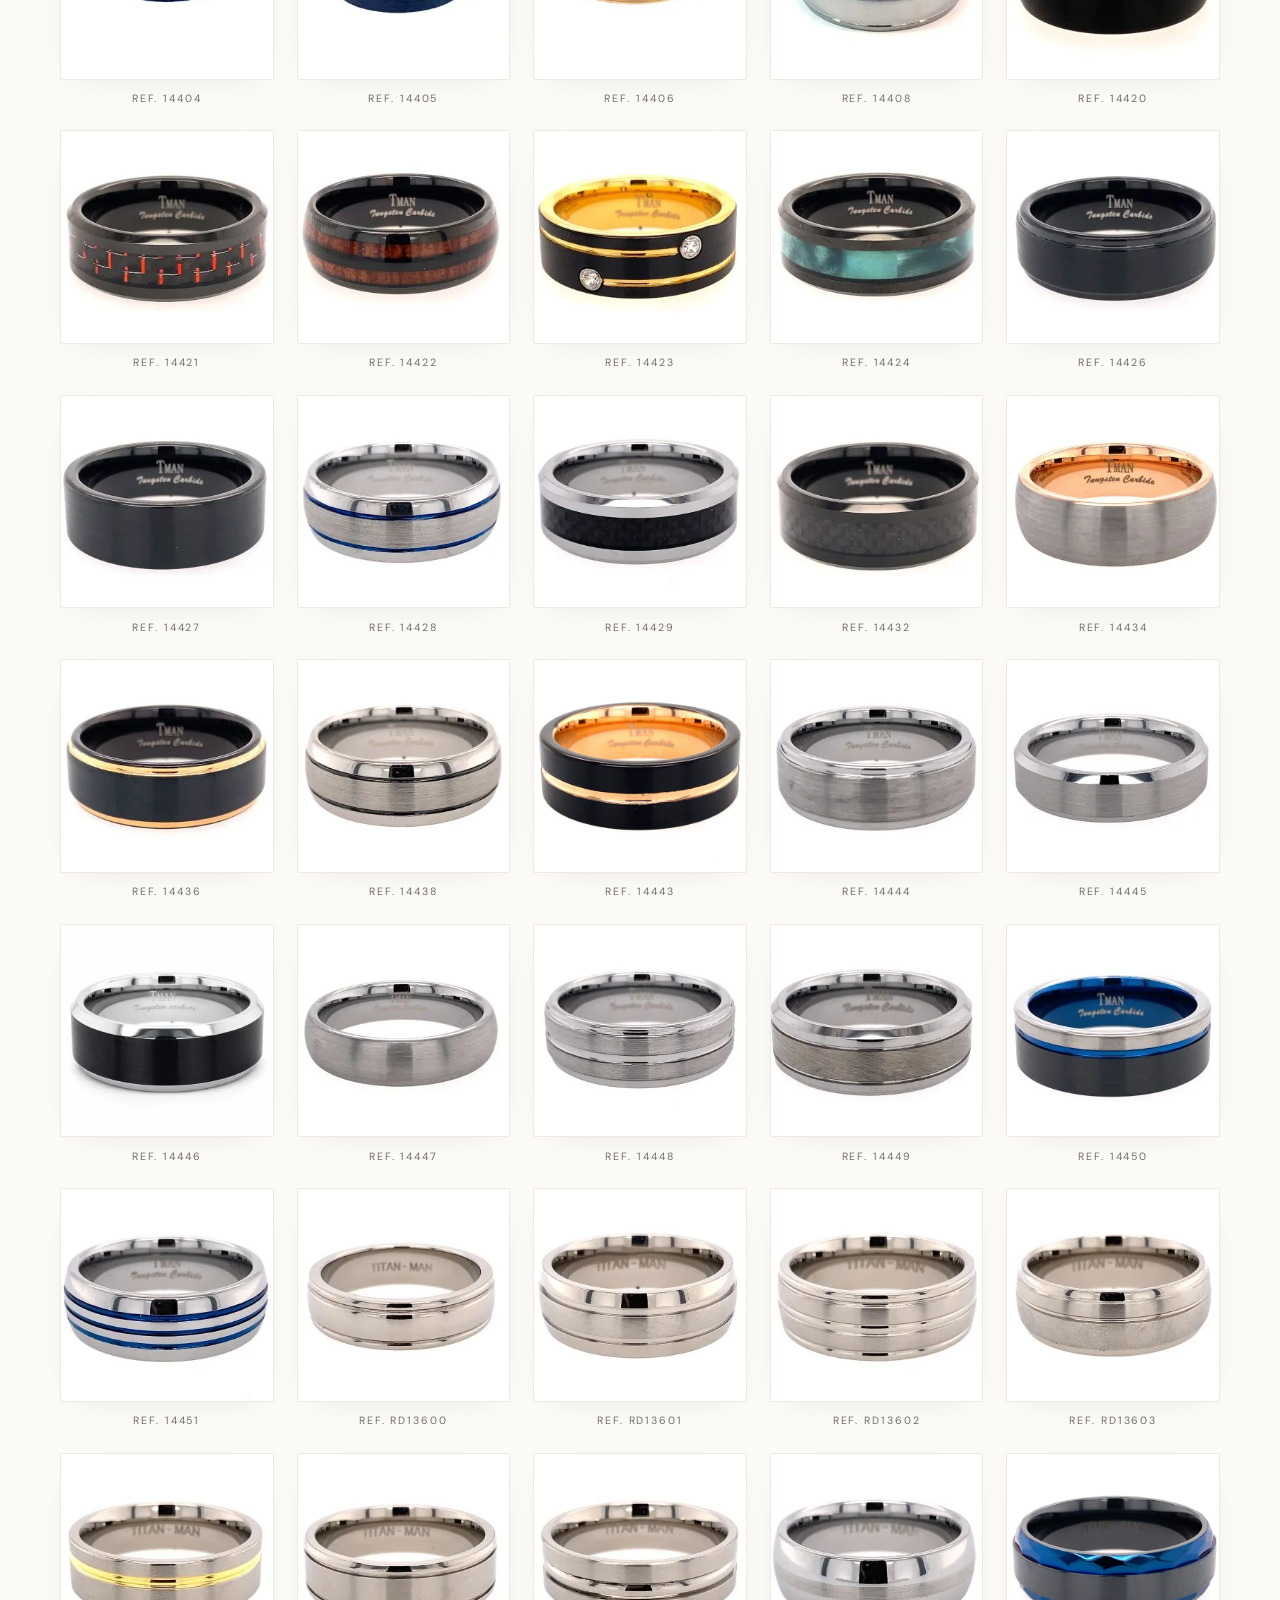
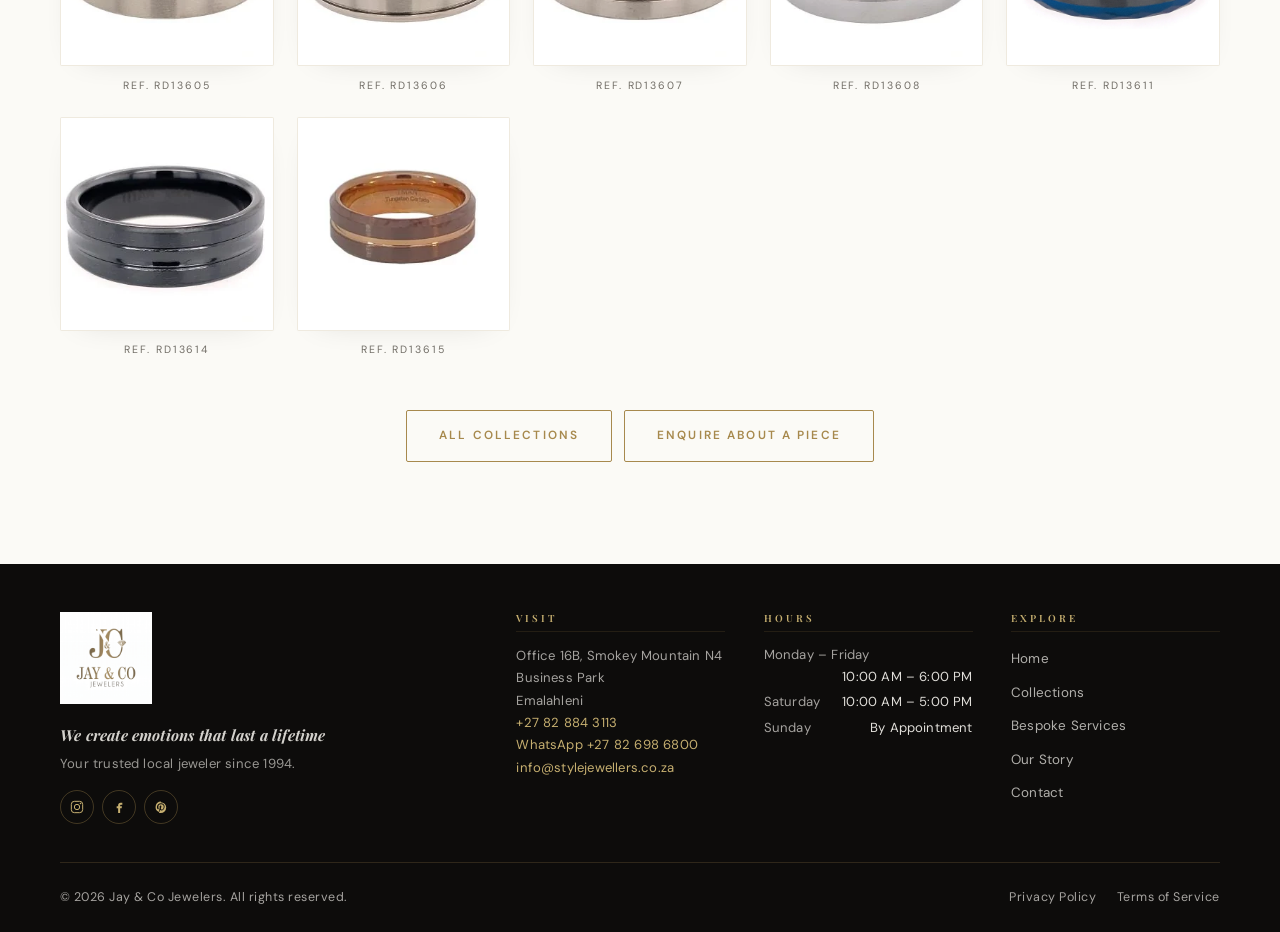
<file: wedding-bands.html>
<!DOCTYPE html>
<html lang="en">
<head>
  <meta charset="utf-8">
  <meta name="viewport" content="width=device-width, initial-scale=1">
  <title>Wedding Bands — Jay &amp; Co Jewelers</title>
  <meta name="description" content="Browse every Jay &amp; Co wedding band — tungsten bands with polished silver finishes and channel detailing. Every piece carries a reference.">
  <meta name="author" content="Jay &amp; Co Jewelers">
  <meta name="robots" content="index, follow">
  <meta name="theme-color" content="#f7f5ef">
  <link rel="canonical" href="https://jayandcojewelers.com/wedding-bands">
  <link rel="icon" href="favicon.svg" type="image/svg+xml">
  <link rel="icon" href="favicon.ico" sizes="any">
  <link rel="icon" href="favicon-48x48.png" sizes="48x48" type="image/png">
  <link rel="icon" href="favicon-32x32.png" sizes="32x32" type="image/png">
  <link rel="icon" href="favicon-16x16.png" sizes="16x16" type="image/png">
  <link rel="apple-touch-icon" href="assets/img/apple-touch-icon.png">
  <link rel="manifest" href="site.webmanifest">
  <link rel="preconnect" href="https://fonts.googleapis.com">
  <link rel="preconnect" href="https://fonts.gstatic.com" crossorigin>
  <link href="https://fonts.googleapis.com/css2?family=DM+Sans:wght@400;500;600&family=Playfair+Display:ital,wght@0,400;0,500;1,400;1,500&display=swap" rel="stylesheet">
  <link rel="stylesheet" href="assets/css/styles.css">
</head>
<body>
  <a class="skip-link" href="#main">Skip to content</a>

  <header class="header" id="top">
    <div class="container header__inner">
      <a class="brand" href="index.html" aria-label="Jay &amp; Co Jewelers — home"><img class="brand__logo" src="assets/brand/jay-co-logo-ivory.png" width="88" height="88" alt="Jay &amp; Co Jewellers"></a>
      <nav class="nav__links" aria-label="Primary navigation">
        <a href="index.html" data-nav="home">Home</a>
        <a href="collections.html" data-nav="collections">Collections</a>
        <a href="bespoke.html" data-nav="bespoke">Bespoke Services</a>
        <a href="story.html" data-nav="story">Our Story</a>
        <a href="contact.html" data-nav="contact">Contact</a>
      </nav>
      <div class="header__actions">
        <button class="menu-toggle" type="button" aria-expanded="false" aria-controls="mobile-menu"
                aria-label="Open menu" data-menu-toggle>
          <span></span><span></span><span></span>
        </button>
      </div>
    </div>
  </header>

  <div class="mobile-menu" id="mobile-menu" hidden>
    <nav class="mobile-menu__links" aria-label="Mobile navigation">
      <a href="index.html">Home</a>
      <a href="collections.html">Collections</a>
      <a href="bespoke.html">Bespoke Services</a>
      <a href="story.html">Our Story</a>
      <a href="contact.html">Contact</a>
      <a class="btn btn--outline mobile-menu__cta" href="contact.html">Send an Enquiry</a>
    </nav>
    <p class="mobile-menu__meta">Jay &amp; Co Jewelers · <a href="contact.html">Visit the contact page</a></p>
  </div>

  <main id="main">

    <section class="hero" id="hero">
      <div class="hero__bg" aria-hidden="true"></div>
      <div class="container hero__content">
        <p class="eyebrow hero__eyebrow" data-reveal>Wedding Bands</p>
        <h1 class="hero__title" data-reveal>
          Wedding <em>Bands</em>
        </h1>
        <p class="hero__body" data-reveal>
          Every tungsten wedding band we currently carry, photographed as it is. Every piece carries a reference — open any band to see it large and send us an enquiry.
        </p>
        <div class="hero__ctas" style="margin-top:2rem" data-reveal>
          <a class="link-arrow" href="#bands">
            Browse the Bands <span class="link-arrow__glyph" aria-hidden="true">&rarr;</span>
          </a>
        </div>
      </div>
    </section>

    <section class="section gallery" id="bands">
      <div class="container">
        <div class="section__head gallery__head">
          <p class="eyebrow" data-reveal>Wedding Bands</p>
          <h2 class="section__title" data-reveal>Wedding <em>Bands</em></h2>
          <p class="section__lead" data-reveal>Tungsten bands with polished silver finishes and channel detailing. Every piece carries a reference.</p>
          <p class="gallery__count" data-reveal>42 pieces</p>
        </div>
        <div class="gallery__grid" data-collection="Wedding Bands">
            <figure class="product" data-reveal>
              <a class="product__link" href="assets/products/wedding-bands/13611.webp" data-lightbox
                 data-ref="Ref. 13611"
                 data-description="Durable tungsten wedding bands with a polished silver finish and distinctive channel detailing, designed for a lasting symbol of commitment. In stock in a range of profiles — quote the reference and we will pull the piece for you.">
                <span class="product__media">
                  <img src="assets/products/wedding-bands/13611.webp" alt="Tungsten wedding band, reference 13611" loading="lazy" decoding="async">
                </span>
                <span class="product__caption">Ref. 13611</span>
              </a>
            </figure>
            <figure class="product" data-reveal>
              <a class="product__link" href="assets/products/wedding-bands/13622.webp" data-lightbox
                 data-ref="Ref. 13622"
                 data-description="Durable tungsten wedding bands with a polished silver finish and distinctive channel detailing, designed for a lasting symbol of commitment. In stock in a range of profiles — quote the reference and we will pull the piece for you.">
                <span class="product__media">
                  <img src="assets/products/wedding-bands/13622.webp" alt="Tungsten wedding band, reference 13622" loading="lazy" decoding="async">
                </span>
                <span class="product__caption">Ref. 13622</span>
              </a>
            </figure>
            <figure class="product" data-reveal>
              <a class="product__link" href="assets/products/wedding-bands/13623.webp" data-lightbox
                 data-ref="Ref. 13623"
                 data-description="Durable tungsten wedding bands with a polished silver finish and distinctive channel detailing, designed for a lasting symbol of commitment. In stock in a range of profiles — quote the reference and we will pull the piece for you.">
                <span class="product__media">
                  <img src="assets/products/wedding-bands/13623.webp" alt="Tungsten wedding band, reference 13623" loading="lazy" decoding="async">
                </span>
                <span class="product__caption">Ref. 13623</span>
              </a>
            </figure>
            <figure class="product" data-reveal>
              <a class="product__link" href="assets/products/wedding-bands/13625.webp" data-lightbox
                 data-ref="Ref. 13625"
                 data-description="Durable tungsten wedding bands with a polished silver finish and distinctive channel detailing, designed for a lasting symbol of commitment. In stock in a range of profiles — quote the reference and we will pull the piece for you.">
                <span class="product__media">
                  <img src="assets/products/wedding-bands/13625.webp" alt="Tungsten wedding band, reference 13625" loading="lazy" decoding="async">
                </span>
                <span class="product__caption">Ref. 13625</span>
              </a>
            </figure>
            <figure class="product" data-reveal>
              <a class="product__link" href="assets/products/wedding-bands/13628.webp" data-lightbox
                 data-ref="Ref. 13628"
                 data-description="Durable tungsten wedding bands with a polished silver finish and distinctive channel detailing, designed for a lasting symbol of commitment. In stock in a range of profiles — quote the reference and we will pull the piece for you.">
                <span class="product__media">
                  <img src="assets/products/wedding-bands/13628.webp" alt="Tungsten wedding band, reference 13628" loading="lazy" decoding="async">
                </span>
                <span class="product__caption">Ref. 13628</span>
              </a>
            </figure>
            <figure class="product" data-reveal>
              <a class="product__link" href="assets/products/wedding-bands/14404.webp" data-lightbox
                 data-ref="Ref. 14404"
                 data-description="Durable tungsten wedding bands with a polished silver finish and distinctive channel detailing, designed for a lasting symbol of commitment. In stock in a range of profiles — quote the reference and we will pull the piece for you.">
                <span class="product__media">
                  <img src="assets/products/wedding-bands/14404.webp" alt="Tungsten wedding band, reference 14404" loading="lazy" decoding="async">
                </span>
                <span class="product__caption">Ref. 14404</span>
              </a>
            </figure>
            <figure class="product" data-reveal>
              <a class="product__link" href="assets/products/wedding-bands/14405.webp" data-lightbox
                 data-ref="Ref. 14405"
                 data-description="Durable tungsten wedding bands with a polished silver finish and distinctive channel detailing, designed for a lasting symbol of commitment. In stock in a range of profiles — quote the reference and we will pull the piece for you.">
                <span class="product__media">
                  <img src="assets/products/wedding-bands/14405.webp" alt="Tungsten wedding band, reference 14405" loading="lazy" decoding="async">
                </span>
                <span class="product__caption">Ref. 14405</span>
              </a>
            </figure>
            <figure class="product" data-reveal>
              <a class="product__link" href="assets/products/wedding-bands/14406.webp" data-lightbox
                 data-ref="Ref. 14406"
                 data-description="Durable tungsten wedding bands with a polished silver finish and distinctive channel detailing, designed for a lasting symbol of commitment. In stock in a range of profiles — quote the reference and we will pull the piece for you.">
                <span class="product__media">
                  <img src="assets/products/wedding-bands/14406.webp" alt="Tungsten wedding band, reference 14406" loading="lazy" decoding="async">
                </span>
                <span class="product__caption">Ref. 14406</span>
              </a>
            </figure>
            <figure class="product" data-reveal>
              <a class="product__link" href="assets/products/wedding-bands/14408.webp" data-lightbox
                 data-ref="Ref. 14408"
                 data-description="Durable tungsten wedding bands with a polished silver finish and distinctive channel detailing, designed for a lasting symbol of commitment. In stock in a range of profiles — quote the reference and we will pull the piece for you.">
                <span class="product__media">
                  <img src="assets/products/wedding-bands/14408.webp" alt="Tungsten wedding band, reference 14408" loading="lazy" decoding="async">
                </span>
                <span class="product__caption">Ref. 14408</span>
              </a>
            </figure>
            <figure class="product" data-reveal>
              <a class="product__link" href="assets/products/wedding-bands/14420.webp" data-lightbox
                 data-ref="Ref. 14420"
                 data-description="Durable tungsten wedding bands with a polished silver finish and distinctive channel detailing, designed for a lasting symbol of commitment. In stock in a range of profiles — quote the reference and we will pull the piece for you.">
                <span class="product__media">
                  <img src="assets/products/wedding-bands/14420.webp" alt="Tungsten wedding band, reference 14420" loading="lazy" decoding="async">
                </span>
                <span class="product__caption">Ref. 14420</span>
              </a>
            </figure>
            <figure class="product" data-reveal>
              <a class="product__link" href="assets/products/wedding-bands/14421.webp" data-lightbox
                 data-ref="Ref. 14421"
                 data-description="Durable tungsten wedding bands with a polished silver finish and distinctive channel detailing, designed for a lasting symbol of commitment. In stock in a range of profiles — quote the reference and we will pull the piece for you.">
                <span class="product__media">
                  <img src="assets/products/wedding-bands/14421.webp" alt="Tungsten wedding band, reference 14421" loading="lazy" decoding="async">
                </span>
                <span class="product__caption">Ref. 14421</span>
              </a>
            </figure>
            <figure class="product" data-reveal>
              <a class="product__link" href="assets/products/wedding-bands/14422.webp" data-lightbox
                 data-ref="Ref. 14422"
                 data-description="Durable tungsten wedding bands with a polished silver finish and distinctive channel detailing, designed for a lasting symbol of commitment. In stock in a range of profiles — quote the reference and we will pull the piece for you.">
                <span class="product__media">
                  <img src="assets/products/wedding-bands/14422.webp" alt="Tungsten wedding band, reference 14422" loading="lazy" decoding="async">
                </span>
                <span class="product__caption">Ref. 14422</span>
              </a>
            </figure>
            <figure class="product" data-reveal>
              <a class="product__link" href="assets/products/wedding-bands/14423.webp" data-lightbox
                 data-ref="Ref. 14423"
                 data-description="Durable tungsten wedding bands with a polished silver finish and distinctive channel detailing, designed for a lasting symbol of commitment. In stock in a range of profiles — quote the reference and we will pull the piece for you.">
                <span class="product__media">
                  <img src="assets/products/wedding-bands/14423.webp" alt="Tungsten wedding band, reference 14423" loading="lazy" decoding="async">
                </span>
                <span class="product__caption">Ref. 14423</span>
              </a>
            </figure>
            <figure class="product" data-reveal>
              <a class="product__link" href="assets/products/wedding-bands/14424.webp" data-lightbox
                 data-ref="Ref. 14424"
                 data-description="Durable tungsten wedding bands with a polished silver finish and distinctive channel detailing, designed for a lasting symbol of commitment. In stock in a range of profiles — quote the reference and we will pull the piece for you.">
                <span class="product__media">
                  <img src="assets/products/wedding-bands/14424.webp" alt="Tungsten wedding band, reference 14424" loading="lazy" decoding="async">
                </span>
                <span class="product__caption">Ref. 14424</span>
              </a>
            </figure>
            <figure class="product" data-reveal>
              <a class="product__link" href="assets/products/wedding-bands/14426.webp" data-lightbox
                 data-ref="Ref. 14426"
                 data-description="Durable tungsten wedding bands with a polished silver finish and distinctive channel detailing, designed for a lasting symbol of commitment. In stock in a range of profiles — quote the reference and we will pull the piece for you.">
                <span class="product__media">
                  <img src="assets/products/wedding-bands/14426.webp" alt="Tungsten wedding band, reference 14426" loading="lazy" decoding="async">
                </span>
                <span class="product__caption">Ref. 14426</span>
              </a>
            </figure>
            <figure class="product" data-reveal>
              <a class="product__link" href="assets/products/wedding-bands/14427.webp" data-lightbox
                 data-ref="Ref. 14427"
                 data-description="Durable tungsten wedding bands with a polished silver finish and distinctive channel detailing, designed for a lasting symbol of commitment. In stock in a range of profiles — quote the reference and we will pull the piece for you.">
                <span class="product__media">
                  <img src="assets/products/wedding-bands/14427.webp" alt="Tungsten wedding band, reference 14427" loading="lazy" decoding="async">
                </span>
                <span class="product__caption">Ref. 14427</span>
              </a>
            </figure>
            <figure class="product" data-reveal>
              <a class="product__link" href="assets/products/wedding-bands/14428.webp" data-lightbox
                 data-ref="Ref. 14428"
                 data-description="Durable tungsten wedding bands with a polished silver finish and distinctive channel detailing, designed for a lasting symbol of commitment. In stock in a range of profiles — quote the reference and we will pull the piece for you.">
                <span class="product__media">
                  <img src="assets/products/wedding-bands/14428.webp" alt="Tungsten wedding band, reference 14428" loading="lazy" decoding="async">
                </span>
                <span class="product__caption">Ref. 14428</span>
              </a>
            </figure>
            <figure class="product" data-reveal>
              <a class="product__link" href="assets/products/wedding-bands/14429.webp" data-lightbox
                 data-ref="Ref. 14429"
                 data-description="Durable tungsten wedding bands with a polished silver finish and distinctive channel detailing, designed for a lasting symbol of commitment. In stock in a range of profiles — quote the reference and we will pull the piece for you.">
                <span class="product__media">
                  <img src="assets/products/wedding-bands/14429.webp" alt="Tungsten wedding band, reference 14429" loading="lazy" decoding="async">
                </span>
                <span class="product__caption">Ref. 14429</span>
              </a>
            </figure>
            <figure class="product" data-reveal>
              <a class="product__link" href="assets/products/wedding-bands/14432.webp" data-lightbox
                 data-ref="Ref. 14432"
                 data-description="Durable tungsten wedding bands with a polished silver finish and distinctive channel detailing, designed for a lasting symbol of commitment. In stock in a range of profiles — quote the reference and we will pull the piece for you.">
                <span class="product__media">
                  <img src="assets/products/wedding-bands/14432.webp" alt="Tungsten wedding band, reference 14432" loading="lazy" decoding="async">
                </span>
                <span class="product__caption">Ref. 14432</span>
              </a>
            </figure>
            <figure class="product" data-reveal>
              <a class="product__link" href="assets/products/wedding-bands/14434.webp" data-lightbox
                 data-ref="Ref. 14434"
                 data-description="Durable tungsten wedding bands with a polished silver finish and distinctive channel detailing, designed for a lasting symbol of commitment. In stock in a range of profiles — quote the reference and we will pull the piece for you.">
                <span class="product__media">
                  <img src="assets/products/wedding-bands/14434.webp" alt="Tungsten wedding band, reference 14434" loading="lazy" decoding="async">
                </span>
                <span class="product__caption">Ref. 14434</span>
              </a>
            </figure>
            <figure class="product" data-reveal>
              <a class="product__link" href="assets/products/wedding-bands/14436.webp" data-lightbox
                 data-ref="Ref. 14436"
                 data-description="Durable tungsten wedding bands with a polished silver finish and distinctive channel detailing, designed for a lasting symbol of commitment. In stock in a range of profiles — quote the reference and we will pull the piece for you.">
                <span class="product__media">
                  <img src="assets/products/wedding-bands/14436.webp" alt="Tungsten wedding band, reference 14436" loading="lazy" decoding="async">
                </span>
                <span class="product__caption">Ref. 14436</span>
              </a>
            </figure>
            <figure class="product" data-reveal>
              <a class="product__link" href="assets/products/wedding-bands/14438.webp" data-lightbox
                 data-ref="Ref. 14438"
                 data-description="Durable tungsten wedding bands with a polished silver finish and distinctive channel detailing, designed for a lasting symbol of commitment. In stock in a range of profiles — quote the reference and we will pull the piece for you.">
                <span class="product__media">
                  <img src="assets/products/wedding-bands/14438.webp" alt="Tungsten wedding band, reference 14438" loading="lazy" decoding="async">
                </span>
                <span class="product__caption">Ref. 14438</span>
              </a>
            </figure>
            <figure class="product" data-reveal>
              <a class="product__link" href="assets/products/wedding-bands/14443.webp" data-lightbox
                 data-ref="Ref. 14443"
                 data-description="Durable tungsten wedding bands with a polished silver finish and distinctive channel detailing, designed for a lasting symbol of commitment. In stock in a range of profiles — quote the reference and we will pull the piece for you.">
                <span class="product__media">
                  <img src="assets/products/wedding-bands/14443.webp" alt="Tungsten wedding band, reference 14443" loading="lazy" decoding="async">
                </span>
                <span class="product__caption">Ref. 14443</span>
              </a>
            </figure>
            <figure class="product" data-reveal>
              <a class="product__link" href="assets/products/wedding-bands/14444.webp" data-lightbox
                 data-ref="Ref. 14444"
                 data-description="Durable tungsten wedding bands with a polished silver finish and distinctive channel detailing, designed for a lasting symbol of commitment. In stock in a range of profiles — quote the reference and we will pull the piece for you.">
                <span class="product__media">
                  <img src="assets/products/wedding-bands/14444.webp" alt="Tungsten wedding band, reference 14444" loading="lazy" decoding="async">
                </span>
                <span class="product__caption">Ref. 14444</span>
              </a>
            </figure>
            <figure class="product" data-reveal>
              <a class="product__link" href="assets/products/wedding-bands/14445.webp" data-lightbox
                 data-ref="Ref. 14445"
                 data-description="Durable tungsten wedding bands with a polished silver finish and distinctive channel detailing, designed for a lasting symbol of commitment. In stock in a range of profiles — quote the reference and we will pull the piece for you.">
                <span class="product__media">
                  <img src="assets/products/wedding-bands/14445.webp" alt="Tungsten wedding band, reference 14445" loading="lazy" decoding="async">
                </span>
                <span class="product__caption">Ref. 14445</span>
              </a>
            </figure>
            <figure class="product" data-reveal>
              <a class="product__link" href="assets/products/wedding-bands/14446.webp" data-lightbox
                 data-ref="Ref. 14446"
                 data-description="Durable tungsten wedding bands with a polished silver finish and distinctive channel detailing, designed for a lasting symbol of commitment. In stock in a range of profiles — quote the reference and we will pull the piece for you.">
                <span class="product__media">
                  <img src="assets/products/wedding-bands/14446.webp" alt="Tungsten wedding band, reference 14446" loading="lazy" decoding="async">
                </span>
                <span class="product__caption">Ref. 14446</span>
              </a>
            </figure>
            <figure class="product" data-reveal>
              <a class="product__link" href="assets/products/wedding-bands/14447.webp" data-lightbox
                 data-ref="Ref. 14447"
                 data-description="Durable tungsten wedding bands with a polished silver finish and distinctive channel detailing, designed for a lasting symbol of commitment. In stock in a range of profiles — quote the reference and we will pull the piece for you.">
                <span class="product__media">
                  <img src="assets/products/wedding-bands/14447.webp" alt="Tungsten wedding band, reference 14447" loading="lazy" decoding="async">
                </span>
                <span class="product__caption">Ref. 14447</span>
              </a>
            </figure>
            <figure class="product" data-reveal>
              <a class="product__link" href="assets/products/wedding-bands/14448.webp" data-lightbox
                 data-ref="Ref. 14448"
                 data-description="Durable tungsten wedding bands with a polished silver finish and distinctive channel detailing, designed for a lasting symbol of commitment. In stock in a range of profiles — quote the reference and we will pull the piece for you.">
                <span class="product__media">
                  <img src="assets/products/wedding-bands/14448.webp" alt="Tungsten wedding band, reference 14448" loading="lazy" decoding="async">
                </span>
                <span class="product__caption">Ref. 14448</span>
              </a>
            </figure>
            <figure class="product" data-reveal>
              <a class="product__link" href="assets/products/wedding-bands/14449.webp" data-lightbox
                 data-ref="Ref. 14449"
                 data-description="Durable tungsten wedding bands with a polished silver finish and distinctive channel detailing, designed for a lasting symbol of commitment. In stock in a range of profiles — quote the reference and we will pull the piece for you.">
                <span class="product__media">
                  <img src="assets/products/wedding-bands/14449.webp" alt="Tungsten wedding band, reference 14449" loading="lazy" decoding="async">
                </span>
                <span class="product__caption">Ref. 14449</span>
              </a>
            </figure>
            <figure class="product" data-reveal>
              <a class="product__link" href="assets/products/wedding-bands/14450.webp" data-lightbox
                 data-ref="Ref. 14450"
                 data-description="Durable tungsten wedding bands with a polished silver finish and distinctive channel detailing, designed for a lasting symbol of commitment. In stock in a range of profiles — quote the reference and we will pull the piece for you.">
                <span class="product__media">
                  <img src="assets/products/wedding-bands/14450.webp" alt="Tungsten wedding band, reference 14450" loading="lazy" decoding="async">
                </span>
                <span class="product__caption">Ref. 14450</span>
              </a>
            </figure>
            <figure class="product" data-reveal>
              <a class="product__link" href="assets/products/wedding-bands/14451.webp" data-lightbox
                 data-ref="Ref. 14451"
                 data-description="Durable tungsten wedding bands with a polished silver finish and distinctive channel detailing, designed for a lasting symbol of commitment. In stock in a range of profiles — quote the reference and we will pull the piece for you.">
                <span class="product__media">
                  <img src="assets/products/wedding-bands/14451.webp" alt="Tungsten wedding band, reference 14451" loading="lazy" decoding="async">
                </span>
                <span class="product__caption">Ref. 14451</span>
              </a>
            </figure>
            <figure class="product" data-reveal>
              <a class="product__link" href="assets/products/wedding-bands/rd13600.webp" data-lightbox
                 data-ref="Ref. RD13600"
                 data-description="Durable tungsten wedding bands with a polished silver finish and distinctive channel detailing, designed for a lasting symbol of commitment. In stock in a range of profiles — quote the reference and we will pull the piece for you.">
                <span class="product__media">
                  <img src="assets/products/wedding-bands/rd13600.webp" alt="Tungsten wedding band, reference RD13600" loading="lazy" decoding="async">
                </span>
                <span class="product__caption">Ref. RD13600</span>
              </a>
            </figure>
            <figure class="product" data-reveal>
              <a class="product__link" href="assets/products/wedding-bands/rd13601.webp" data-lightbox
                 data-ref="Ref. RD13601"
                 data-description="Durable tungsten wedding bands with a polished silver finish and distinctive channel detailing, designed for a lasting symbol of commitment. In stock in a range of profiles — quote the reference and we will pull the piece for you.">
                <span class="product__media">
                  <img src="assets/products/wedding-bands/rd13601.webp" alt="Tungsten wedding band, reference RD13601" loading="lazy" decoding="async">
                </span>
                <span class="product__caption">Ref. RD13601</span>
              </a>
            </figure>
            <figure class="product" data-reveal>
              <a class="product__link" href="assets/products/wedding-bands/rd13602.webp" data-lightbox
                 data-ref="Ref. RD13602"
                 data-description="Durable tungsten wedding bands with a polished silver finish and distinctive channel detailing, designed for a lasting symbol of commitment. In stock in a range of profiles — quote the reference and we will pull the piece for you.">
                <span class="product__media">
                  <img src="assets/products/wedding-bands/rd13602.webp" alt="Tungsten wedding band, reference RD13602" loading="lazy" decoding="async">
                </span>
                <span class="product__caption">Ref. RD13602</span>
              </a>
            </figure>
            <figure class="product" data-reveal>
              <a class="product__link" href="assets/products/wedding-bands/rd13603.webp" data-lightbox
                 data-ref="Ref. RD13603"
                 data-description="Durable tungsten wedding bands with a polished silver finish and distinctive channel detailing, designed for a lasting symbol of commitment. In stock in a range of profiles — quote the reference and we will pull the piece for you.">
                <span class="product__media">
                  <img src="assets/products/wedding-bands/rd13603.webp" alt="Tungsten wedding band, reference RD13603" loading="lazy" decoding="async">
                </span>
                <span class="product__caption">Ref. RD13603</span>
              </a>
            </figure>
            <figure class="product" data-reveal>
              <a class="product__link" href="assets/products/wedding-bands/rd13605.webp" data-lightbox
                 data-ref="Ref. RD13605"
                 data-description="Durable tungsten wedding bands with a polished silver finish and distinctive channel detailing, designed for a lasting symbol of commitment. In stock in a range of profiles — quote the reference and we will pull the piece for you.">
                <span class="product__media">
                  <img src="assets/products/wedding-bands/rd13605.webp" alt="Tungsten wedding band, reference RD13605" loading="lazy" decoding="async">
                </span>
                <span class="product__caption">Ref. RD13605</span>
              </a>
            </figure>
            <figure class="product" data-reveal>
              <a class="product__link" href="assets/products/wedding-bands/rd13606.webp" data-lightbox
                 data-ref="Ref. RD13606"
                 data-description="Durable tungsten wedding bands with a polished silver finish and distinctive channel detailing, designed for a lasting symbol of commitment. In stock in a range of profiles — quote the reference and we will pull the piece for you.">
                <span class="product__media">
                  <img src="assets/products/wedding-bands/rd13606.webp" alt="Tungsten wedding band, reference RD13606" loading="lazy" decoding="async">
                </span>
                <span class="product__caption">Ref. RD13606</span>
              </a>
            </figure>
            <figure class="product" data-reveal>
              <a class="product__link" href="assets/products/wedding-bands/rd13607.webp" data-lightbox
                 data-ref="Ref. RD13607"
                 data-description="Durable tungsten wedding bands with a polished silver finish and distinctive channel detailing, designed for a lasting symbol of commitment. In stock in a range of profiles — quote the reference and we will pull the piece for you.">
                <span class="product__media">
                  <img src="assets/products/wedding-bands/rd13607.webp" alt="Tungsten wedding band, reference RD13607" loading="lazy" decoding="async">
                </span>
                <span class="product__caption">Ref. RD13607</span>
              </a>
            </figure>
            <figure class="product" data-reveal>
              <a class="product__link" href="assets/products/wedding-bands/rd13608.webp" data-lightbox
                 data-ref="Ref. RD13608"
                 data-description="Durable tungsten wedding bands with a polished silver finish and distinctive channel detailing, designed for a lasting symbol of commitment. In stock in a range of profiles — quote the reference and we will pull the piece for you.">
                <span class="product__media">
                  <img src="assets/products/wedding-bands/rd13608.webp" alt="Tungsten wedding band, reference RD13608" loading="lazy" decoding="async">
                </span>
                <span class="product__caption">Ref. RD13608</span>
              </a>
            </figure>
            <figure class="product" data-reveal>
              <a class="product__link" href="assets/products/wedding-bands/rd13611.webp" data-lightbox
                 data-ref="Ref. RD13611"
                 data-description="Durable tungsten wedding bands with a polished silver finish and distinctive channel detailing, designed for a lasting symbol of commitment. In stock in a range of profiles — quote the reference and we will pull the piece for you.">
                <span class="product__media">
                  <img src="assets/products/wedding-bands/rd13611.webp" alt="Tungsten wedding band, reference RD13611" loading="lazy" decoding="async">
                </span>
                <span class="product__caption">Ref. RD13611</span>
              </a>
            </figure>
            <figure class="product" data-reveal>
              <a class="product__link" href="assets/products/wedding-bands/rd13614.webp" data-lightbox
                 data-ref="Ref. RD13614"
                 data-description="Durable tungsten wedding bands with a polished silver finish and distinctive channel detailing, designed for a lasting symbol of commitment. In stock in a range of profiles — quote the reference and we will pull the piece for you.">
                <span class="product__media">
                  <img src="assets/products/wedding-bands/rd13614.webp" alt="Tungsten wedding band, reference RD13614" loading="lazy" decoding="async">
                </span>
                <span class="product__caption">Ref. RD13614</span>
              </a>
            </figure>
            <figure class="product" data-reveal>
              <a class="product__link" href="assets/products/wedding-bands/rd13615.webp" data-lightbox
                 data-ref="Ref. RD13615"
                 data-description="Durable tungsten wedding bands with a polished silver finish and distinctive channel detailing, designed for a lasting symbol of commitment. In stock in a range of profiles — quote the reference and we will pull the piece for you.">
                <span class="product__media">
                  <img src="assets/products/wedding-bands/rd13615.webp" alt="Tungsten wedding band, reference RD13615" loading="lazy" decoding="async">
                </span>
                <span class="product__caption">Ref. RD13615</span>
              </a>
            </figure>
        </div>

        <div class="collections__cta" data-reveal>
          <a class="btn btn--outline" href="gallery.html">
            All Collections
          </a>
          <a class="btn btn--outline" href="contact.html">
            Enquire About a Piece
          </a>
        </div>
      </div>
    </section>

  </main>

  <footer class="footer">
    <div class="container">
      <div class="footer__grid">
        <div class="footer__brand">
          <a class="footer__logo" href="index.html" aria-label="Jay &amp; Co Jewelers — back to home"><img class="footer__logo-image" src="assets/brand/jay-co-logo.jpeg" width="88" height="88" alt="Jay &amp; Co Jewellers"></a>
          <p class="footer__tagline">
            <strong>We create emotions that last a lifetime</strong>
            Your trusted local jeweler since 1994.
          </p>
          <ul class="footer__social" aria-label="Social media">
            <li><a href="https://instagram.com" rel="noopener" aria-label="Instagram">
              <svg viewBox="0 0 24 24" fill="none" aria-hidden="true"><rect x="3.5" y="3.5" width="17" height="17" rx="4.5" stroke="currentColor" stroke-width="1.5"/><circle cx="12" cy="12" r="4" stroke="currentColor" stroke-width="1.5"/><circle cx="17.2" cy="6.8" r="1.2" fill="currentColor"/></svg>
            </a></li>
            <li><a href="https://facebook.com" rel="noopener" aria-label="Facebook">
              <svg viewBox="0 0 24 24" fill="currentColor" aria-hidden="true"><path d="M14.8 8.5h2.2V5.6h-2.6c-2.3 0-3.7 1.5-3.7 3.8v1.6H8.5v2.9h2.2V21h3v-7.1h2.3l.4-2.9h-2.7V9.7c0-.8.4-1.2 1.1-1.2Z"/></svg>
            </a></li>
            <li><a href="https://pinterest.com" rel="noopener" aria-label="Pinterest">
              <svg viewBox="0 0 24 24" fill="currentColor" aria-hidden="true"><path d="M12 3.8a8.2 8.2 0 0 0-3 15.8c-.1-.7-.1-1.7.1-2.4l1-4.1s-.2-.5-.2-1.3c0-1.2.7-2.1 1.6-2.1.8 0 1.1.6 1.1 1.3 0 .8-.5 2-.8 3.2-.2.9.5 1.7 1.4 1.7 1.7 0 2.9-2.2 2.9-4.7 0-1.9-1.3-3.4-3.7-3.4a4.2 4.2 0 0 0-4.4 4.3c0 .8.3 1.4.6 1.8l-.3 1.1c-.1.4-.3.5-.7.3-1.1-.5-1.7-1.9-1.7-3.4 0-2.5 2-5.5 6.1-5.5 3.3 0 5.4 2.4 5.4 4.9 0 3.4-1.9 5.9-4.7 5.9-1 0-1.9-.5-2.2-1.1l-.6 2.3c-.2.8-.7 1.7-1.1 2.3.9.3 1.8.4 2.8.4a8.2 8.2 0 0 0 0-16.4Z"/></svg>
            </a></li>
          </ul>
        </div>
        <div class="footer__col">
          <h3 class="footer__heading">Visit</h3>
          <p class="footer__address">
            Office 16B, Smokey Mountain N4 Business Park<br>
            Emalahleni<br>
            <a href="tel:+27828843113">+27 82 884 3113</a><br>
            <a href="https://wa.me/27826986800" target="_blank" rel="noopener">WhatsApp +27 82 698 6800</a><br>
            <a href="mailto:info@stylejewellers.co.za">info@stylejewellers.co.za</a>
          </p>
        </div>
        <div class="footer__col">
          <h3 class="footer__heading">Hours</h3>
          <ul class="footer__hours">
            <li><span>Monday – Friday</span><span>10:00 AM – 6:00 PM</span></li>
            <li><span>Saturday</span><span>10:00 AM – 5:00 PM</span></li>
            <li><span>Sunday</span><span>By Appointment</span></li>
          </ul>
        </div>
        <div class="footer__col">
          <h3 class="footer__heading">Explore</h3>
          <ul class="footer__list">
            <li><a href="index.html">Home</a></li>
            <li><a href="collections.html">Collections</a></li>
            <li><a href="bespoke.html">Bespoke Services</a></li>
            <li><a href="story.html">Our Story</a></li>
            <li><a href="contact.html">Contact</a></li>
          </ul>
        </div>
      </div>
      <div class="footer__bottom">
        <p>© <span data-year>2026</span> Jay &amp; Co Jewelers. All rights reserved.</p>
        <ul class="footer__legal">
          <li><a href="privacy.html">Privacy Policy</a></li>
          <li><a href="terms.html">Terms of Service</a></li>
        </ul>
      </div>
    </div>
  </footer>

  <script src="assets/js/main.js" defer></script>
</body>
</html>
</file>
<file: assets/css/styles.css>
/* =============================================================
   JAY & CO JEWELERS — rebuilt design system
   Understated luxury: warm ivory paper · deep black · muted gold
   Playfair Display (display) + DM Sans (body/UI)
   ============================================================= */

/* -------------------------------------------------- fonts */
@import url('https://fonts.googleapis.com/css2?family=DM+Sans:wght@400;500;600&family=Playfair+Display:ital,wght@0,400;0,500;1,400;1,500&display=swap');

/* -------------------------------------------------- tokens */
:root {
  --ink: #171513;
  --ink-deep: #0d0c0b;
  --ivory: #f7f5ef;
  --paper: #fbfaf6;
  --parchment: #eeece4;
  --gold: #a7894d;
  --gold-bright: #c6af70;
  --ink-soft: #716d66;
  --rule: rgba(23, 21, 19, 0.14);
  --ease-out: cubic-bezier(.23, 1, .32, 1);

  --font-display: 'Playfair Display', Georgia, 'Times New Roman', serif;
  --font-body: 'DM Sans', -apple-system, BlinkMacSystemFont, 'Segoe UI', Roboto, sans-serif;

  --container: 1160px;
  --nav-h: 82px;
  --radius: 2px;
  --shadow: 0 30px 60px -42px rgba(13, 12, 11, 0.45);
  --shadow-gold: 0 24px 50px -30px rgba(167, 137, 77, 0.5);
}

/* -------------------------------------------------- reset / base */
*, *::before, *::after { box-sizing: border-box; }
* { margin: 0; }

html {
  scroll-behavior: smooth;
  -webkit-text-size-adjust: 100%;
}

body {
  background: var(--paper);
  color: var(--ink-soft);
  font-family: var(--font-body);
  font-size: 1rem;
  line-height: 1.65;
  font-weight: 400;
  letter-spacing: 0.012em;
  -webkit-font-smoothing: antialiased;
  -moz-osx-font-smoothing: grayscale;
  overflow-x: hidden;
}

body.menu-open { overflow: hidden; }

img, svg { display: block; max-width: 100%; height: auto; }
a { color: inherit; text-decoration: none; }
button, input, textarea { font: inherit; color: inherit; }

h1, h2, h3, h4 {
  font-family: var(--font-display);
  color: var(--ink);
  font-weight: 400;
  line-height: 1.15;
  letter-spacing: -0.005em;
}

::selection { background: rgba(167, 137, 77, 0.85); color: #171513; }

:focus-visible {
  outline: 2px solid var(--gold-bright);
  outline-offset: 3px;
  border-radius: 2px;
}

@media (prefers-reduced-motion: no-preference) {
  html { scroll-behavior: smooth; }
}

/* -------------------------------------------------- layout */
.container {
  width: min(100% - 2.5rem, var(--container));
  margin-inline: auto;
}

.section {
  position: relative;
  padding-block: clamp(4rem, 8vw, 7.5rem);
  scroll-margin-top: calc(var(--nav-h) + 1rem);
}

/* hairline rule under each section */
.section::before {
  content: "";
  position: absolute;
  left: 0; right: 0; top: 0;
  height: 1px;
  background: linear-gradient(90deg, transparent 5%, var(--rule) 20%, var(--rule) 80%, transparent 95%);
  opacity: 0.55;
}

.skip-link {
  position: fixed;
  top: -100px; left: 1rem;
  z-index: 200;
  background: var(--gold);
  color: var(--ink-deep);
  padding: 0.7rem 1.2rem;
  font-size: 0.78rem;
  letter-spacing: 0.16em;
  text-transform: uppercase;
  transition: top 0.25s var(--ease-out);
}
.skip-link:focus { top: 1rem; }

/* -------------------------------------------------- type components */
.eyebrow {
  font-family: var(--font-body);
  font-size: 0.7rem;
  letter-spacing: 0.28em;
  text-transform: uppercase;
  color: var(--gold);
  font-weight: 600;
  display: flex;
  align-items: center;
  gap: 0.9rem;
  margin-bottom: 1.1rem;
}
.eyebrow::before {
  content: "";
  width: 32px; height: 1px;
  background: linear-gradient(90deg, var(--gold-bright), transparent);
  flex: none;
}

.section__head { max-width: 720px; margin-bottom: clamp(2.25rem, 4.5vw, 3.75rem); }
.section__title {
  font-size: clamp(2rem, 4.2vw, 3.25rem);
  letter-spacing: -0.01em;
}
.section__title em {
  font-style: italic;
  color: var(--gold);
}
.section__lead {
  margin-top: 1.1rem;
  font-size: clamp(0.96rem, 1.25vw, 1.04rem);
  color: var(--ink-soft);
  max-width: 58ch;
  line-height: 1.7;
}

/* -------------------------------------------------- buttons */
.btn {
  display: inline-flex;
  align-items: center;
  justify-content: center;
  gap: 0.6rem;
  padding: 0.95rem 2rem;
  border: 1px solid transparent;
  border-radius: var(--radius);
  background: var(--gold);
  color: var(--ink-deep);
  font-size: 0.74rem;
  font-weight: 600;
  letter-spacing: 0.18em;
  text-transform: uppercase;
  cursor: pointer;
  transition: background 0.3s var(--ease-out), color 0.3s var(--ease-out),
              transform 0.3s var(--ease-out), box-shadow 0.3s var(--ease-out);
}
.btn:active { transform: scale(0.97); }

.btn:hover, .btn:focus-visible {
  background: var(--gold-bright);
  transform: translateY(-2px);
  box-shadow: var(--shadow-gold);
}

.btn--outline {
  background: transparent;
  border-color: var(--gold);
  color: var(--gold);
}
.btn--outline:hover, .btn--outline:focus-visible {
  background: var(--gold);
  color: var(--ink-deep);
  transform: translateY(-2px);
  box-shadow: var(--shadow-gold);
}

.btn--black {
  background: var(--ink-deep);
  color: var(--ivory);
}
.btn--black:hover {
  background: var(--ink);
  color: var(--ivory);
  transform: translateY(-2px);
  box-shadow: var(--shadow);
}

.btn--black-outline {
  background: transparent;
  border-color: var(--ink-soft);
  color: var(--ink);
}
.btn--black-outline:hover, .btn--black-outline:focus-visible {
  background: var(--ink-deep);
  border-color: var(--ink-deep);
  color: var(--ivory);
  transform: translateY(-2px);
  box-shadow: var(--shadow);
}

.link-arrow {
  display: inline-flex;
  align-items: center;
  gap: 0.5rem;
  color: var(--ink);
  font-size: 0.78rem;
  font-weight: 600;
  letter-spacing: 0.16em;
  text-transform: uppercase;
  padding-bottom: 0.35rem;
  background-image: linear-gradient(90deg, var(--gold), var(--gold));
  background-repeat: no-repeat;
  background-size: 0% 1px;
  background-position: 0 100%;
  transition: background-size 0.4s var(--ease-out), color 0.3s var(--ease-out);
}
.link-arrow:hover, .link-arrow:focus-visible {
  color: var(--gold);
  background-size: 100% 1px;
}
.link-arrow__glyph {
  color: var(--gold);
  transition: transform 0.3s var(--ease-out);
}
.link-arrow:hover .link-arrow__glyph { transform: translateX(6px); }

/* -------------------------------------------------- reveal on scroll */
.js [data-reveal] {
  opacity: 0;
  transform: translateY(22px);
  transition: opacity 0.9s var(--ease-out), transform 0.9s var(--ease-out);
}
.js [data-reveal].is-visible { opacity: 1; transform: none; }

/* -------------------------------------------------- header */
.header {
  position: sticky;
  top: 0;
  z-index: 100;
  background: var(--ivory);
  border-bottom: 1px solid var(--rule);
  height: var(--nav-h);
  transition: box-shadow 0.35s var(--ease-out), background 0.35s var(--ease-out);
}
.header.is-scrolled {
  box-shadow: 0 18px 40px -34px rgba(13, 12, 11, 0.4);
}

.header__inner {
  height: 100%;
  display: flex;
  align-items: center;
  justify-content: space-between;
  gap: 1.5rem;
}

.brand {
  display: inline-flex;
  align-items: center;
  flex: 0 0 auto;
  transition: opacity 0.3s var(--ease-out);
}
.brand:hover { opacity: 0.82; }

.brand__amp {
  font-style: italic;
  color: var(--gold);
}

/* Header logo slot (left of the JAY & CO wordmark).
   Swap the <img> src for the supplied logo file — nothing else needs to change. */
.brand__logo {
  flex: none;
  width: 76px;
  height: 76px;
  object-fit: contain;
}

.nav__links {
  display: none;
  gap: clamp(1.1rem, 2.2vw, 2.2rem);
}
.nav__links a {
  position: relative;
  font-family: var(--font-body);
  font-size: 0.72rem;
  letter-spacing: 0.22em;
  text-transform: uppercase;
  color: var(--ink);
  padding-block: 0.5rem;
  transition: color 0.3s var(--ease-out);
}
.nav__links a::after {
  content: "";
  position: absolute;
  left: 0; bottom: 0;
  width: 0; height: 1px;
  background: var(--gold);
  transition: width 0.4s var(--ease-out);
}
.nav__links a:hover, .nav__links a.is-active { color: var(--gold); }
.nav__links a:hover::after,
.nav__links a.is-active::after {
  width: 100%;
}

.header__actions {
  display: flex;
  align-items: center;
  gap: 0.6rem;
}

.menu-toggle {
  width: 44px; height: 44px;
  display: grid;
  place-content: center;
  gap: 5px;
  background: transparent;
  border: 1px solid var(--rule);
  border-radius: var(--radius);
  cursor: pointer;
  padding: 0;
}
.menu-toggle span {
  display: block;
  width: 18px; height: 1.5px;
  background: var(--ink);
  transition: transform 0.3s var(--ease-out), opacity 0.25s var(--ease-out);
}
.menu-toggle[aria-expanded="true"] span:nth-child(1) { transform: translateY(6.5px) rotate(45deg); }
.menu-toggle[aria-expanded="true"] span:nth-child(2) { opacity: 0; }
.menu-toggle[aria-expanded="true"] span:nth-child(3) { transform: translateY(-6.5px) rotate(-45deg); }

/* mobile drawer */
.mobile-menu {
  position: fixed;
  inset: var(--nav-h) 0 0;
  z-index: 99;
  background: var(--ivory);
  border-top: 1px solid var(--rule);
  padding: 2.5rem 1.5rem;
  display: flex;
  flex-direction: column;
  justify-content: space-between;
  opacity: 0;
  transform: translateY(-8px);
  transition: opacity 0.25s var(--ease-out), transform 0.25s var(--ease-out);
}
.mobile-menu[hidden] { display: none; }
.mobile-menu.is-open { opacity: 1; transform: none; }

.mobile-menu__links {
  display: flex;
  flex-direction: column;
  gap: 0.3rem;
}
.mobile-menu__links a:not(.btn) {
  font-family: var(--font-display);
  font-size: clamp(1.7rem, 8vw, 2.3rem);
  color: var(--ink);
  padding-block: 0.7rem;
  border-bottom: 1px solid var(--rule);
  transition: color 0.3s var(--ease-out), padding-left 0.3s var(--ease-out);
}
.mobile-menu__links a:not(.btn):hover {
  color: var(--gold);
  padding-left: 0.5rem;
}
.mobile-menu__cta { margin-top: 1.1rem; align-self: stretch; justify-content: center; }
.mobile-menu__meta {
  font-size: 0.74rem;
  letter-spacing: 0.14em;
  text-transform: uppercase;
  color: var(--ink-soft);
}
.mobile-menu__meta a { color: var(--gold); }

/* -------------------------------------------------- marquee */
.marquee {
  background: var(--gold);
  color: var(--ink-deep);
  overflow: hidden;
  position: relative;
  padding-block: 0.7rem;
  font-family: var(--font-display);
  font-size: clamp(0.95rem, 1.6vw, 1.15rem);
  letter-spacing: 0.02em;
  white-space: nowrap;
}
.marquee__track {
  display: inline-block;
  animation: marquee 38s linear infinite;
  padding-left: 100%;
}
.marquee__item {
  display: inline-flex;
  align-items: center;
  gap: 1rem;
  padding-inline: 1rem;
}
.marquee__sep {
  color: var(--ink-deep);
  opacity: 0.55;
  font-size: 0.7em;
}
@keyframes marquee {
  from { transform: translateX(0); }
  to { transform: translateX(-50%); }
}

/* -------------------------------------------------- hero */
.hero {
  position: relative;
  min-height: 760px;
  display: flex;
  align-items: center;
  overflow: hidden;
  isolation: isolate;
}
.hero__bg {
  position: absolute;
  inset: 0;
  z-index: -2;
  background:
    linear-gradient(180deg, rgba(13,12,11,0.15), rgba(13,12,11,0.55) 55%, rgba(13,12,11,0.85) 100%),
    linear-gradient(90deg, rgba(13,12,11,0.6), rgba(13,12,11,0.35) 55%, rgba(13,12,11,0.7) 100%),
    url('../hero.jpg');
  background-size: cover;
  background-position: center;
}
.hero__content {
  position: relative;
  width: min(100% - 2.5rem, var(--container));
  margin-inline: auto;
  padding: 0 1rem;
}
.hero__content > * { max-width: 60ch; }

/* Hero copy sits in white over the photograph, with a soft dark shadow for contrast. */
.hero__eyebrow { color: var(--ivory); }
.hero__title {
  font-size: clamp(2.8rem, 7.4vw, 5.2rem);
  margin-top: 1.6rem;
  color: var(--ivory);
  text-shadow: 0 2px 20px rgba(13, 12, 11, 0.55);
}
.hero__title em {
  font-style: italic;
  color: var(--ivory);
  text-shadow: inherit;
}
.hero__body {
  margin-top: 1.5rem;
  font-size: clamp(0.98rem, 1.4vw, 1.08rem);
  color: var(--ivory);
  line-height: 1.75;
  text-shadow: 0 1px 14px rgba(13, 12, 11, 0.5);
}
.hero .btn--outline {
  border-color: rgba(247, 245, 239, 0.72);
  color: var(--ivory);
}
.hero .btn--outline:hover,
.hero .btn--outline:focus-visible {
  background: var(--ivory);
  border-color: var(--ivory);
  color: var(--ink-deep);
}
.hero .link-arrow { color: var(--ivory); }
.hero .link-arrow__glyph { color: var(--ivory); transition: transform 0.3s var(--ease-out); }
.hero .link-arrow:hover,
.hero .link-arrow:focus-visible { color: var(--gold-bright); }
.hero .link-arrow:hover .link-arrow__glyph,
.hero .link-arrow:focus-visible .link-arrow__glyph { color: var(--gold-bright); }
.hero__ctas {
  margin-top: 2.4rem;
  display: flex;
  flex-wrap: wrap;
  align-items: center;
  gap: 1.5rem 2.2rem;
}
.hero__scroll {
  position: absolute;
  left: 50%; bottom: 1.6rem;
  transform: translateX(-50%);
  display: flex;
  flex-direction: column;
  align-items: center;
  gap: 0.6rem;
  font-size: 0.6rem;
  letter-spacing: 0.4em;
  text-transform: uppercase;
  color: var(--ivory);
  opacity: 0.75;
  transition: opacity 0.3s var(--ease-out), color 0.3s var(--ease-out);
}
.hero__scroll:hover { opacity: 1; color: var(--gold-bright); }
.hero__scroll-line {
  width: 1px; height: 48px;
  background: linear-gradient(180deg, var(--gold-bright), transparent);
  position: relative;
  overflow: hidden;
}
.hero__scroll-line::after {
  content: "";
  position: absolute; inset-inline: 0; top: -100%; height: 100%;
  background: linear-gradient(180deg, transparent, var(--gold-bright));
  animation: scrollcue 2.4s var(--ease-out) infinite;
}

/* -------------------------------------------------- stats */
.stats {
  background: var(--ivory);
  padding-block: clamp(2.2rem, 4.5vw, 3.5rem);
}
.stats__grid {
  list-style: none;
  display: grid;
  grid-template-columns: 1fr 1fr;
  gap: 0;
}
.stat {
  text-align: center;
  padding: clamp(1.2rem, 2.8vw, 2rem) 1rem;
  position: relative;
}
.stat::after {
  content: "";
  position: absolute;
  right: 0; top: 20%;
  height: 60%; width: 1px;
  background: var(--rule);
}
.stat:nth-child(2n)::after { display: none; }
.stat:nth-child(n + 3) { border-top: 1px solid var(--rule); }
.stat__value {
  display: block;
  font-family: var(--font-display);
  font-size: clamp(1.9rem, 4.2vw, 2.9rem);
  font-weight: 500;
  line-height: 1;
  color: var(--ink);
}
.stat__label {
  display: block;
  margin-top: 0.6rem;
  font-size: 0.66rem;
  letter-spacing: 0.22em;
  text-transform: uppercase;
  color: var(--ink-soft);
}

/* -------------------------------------------------- collections section */
.collections {
  background: var(--paper);
}
.collections__head { text-align: center; }
.collections__lead {
  margin: 0 auto;
  max-width: 62ch;
  color: var(--ink-soft);
}
.collections__grid {
  display: grid;
  grid-template-columns: 1fr 1fr;
  gap: clamp(1.3rem, 2.6vw, 2rem);
}
.card {
  position: relative;
  display: flex;
  flex-direction: column;
  background: var(--paper);
  border: 1px solid rgba(167, 137, 77, 0.18);
  border-radius: var(--radius);
  overflow: hidden;
  box-shadow: 0 8px 32px -16px rgba(13, 12, 11, 0.12);
  transition: transform 0.6s var(--ease-out), box-shadow 0.6s var(--ease-out),
              border-color 0.6s var(--ease-out);
}
.card:hover {
  transform: translateY(-4px);
  box-shadow: 0 18px 45px -18px rgba(167, 137, 77, 0.22);
  border-color: rgba(167, 137, 77, 0.45);
}
.card__media {
  position: relative;
  overflow: hidden;
  background: var(--parchment);
  aspect-ratio: 3 / 4;
  border-bottom: 1px solid var(--rule);
}
.card__media img {
  width: 100%; height: 100%;
  object-fit: cover;
  transition: transform 1.2s var(--ease-out);
}
.card:hover .card__media img { transform: scale(1.05); }
.card__media::after {
  content: "";
  position: absolute; inset: 0;
  background: linear-gradient(180deg, transparent 55%, rgba(13,12,11,0.45));
}
.card__body {
  padding: clamp(1.4rem, 2.4vw, 2rem);
  display: flex;
  flex-direction: column;
  gap: 0.7rem;
}
.card__kicker {
  font-size: 0.64rem;
  letter-spacing: 0.3em;
  text-transform: uppercase;
  color: var(--gold);
}
.card__title { font-size: clamp(1.4rem, 2.3vw, 1.8rem); }
.card__text { font-size: 0.94rem; color: var(--ink-soft); }
/* The link must NOT be positioned here: the pseudo-element below stretches to
   the nearest positioned ancestor, which is .card — that is what makes the
   whole box clickable rather than just the label. */
.card__link {
  margin-top: auto;
  align-self: flex-start;
  padding-top: 0.5rem;
}

/* Whole-card link. The label stays the real, focusable anchor and this
   pseudo-element stretches it over the card, so the box, the image and the
   copy are all one click target. Nothing else is interactive inside a card,
   so nothing gets covered up. */
.card__link::after {
  content: "";
  position: absolute;
  inset: 0;
  z-index: 1;
}
.card__link:focus-visible::after {
  outline: 2px solid var(--gold-bright);
  outline-offset: -3px;
  border-radius: var(--radius);
}

/* The card already lifts on hover; make the whole surface read as clickable. */
.card__link::after { cursor: pointer; }
.card:hover .card__link { color: var(--gold); }
.card:hover .card__link .link-arrow__glyph { transform: translateX(6px); }

.collections__cta {
  text-align: center;
  margin-top: clamp(2.2rem, 4vw, 3.5rem);
}

/* -------------------------------------------------- bespoke split */
.bespoke-split {
  background: var(--parchment);
}
.bespoke-split__grid {
  display: grid;
  gap: clamp(2.5rem, 5vw, 5rem);
  align-items: center;
}
.bespoke-split__image {
  position: relative;
  aspect-ratio: 16 / 9;
  overflow: hidden;
  border-radius: var(--radius);
  box-shadow: var(--shadow);
}
.bespoke-split__image img {
  width: 100%; height: 100%;
  object-fit: cover;
  transition: transform 1.2s var(--ease-out);
}
.bespoke-split__image:hover img {
  transform: scale(1.03);
}
.bespoke-split__text { max-width: 52ch; }
.bespoke-split__body {
  color: var(--ink-soft);
  margin-top: 1rem;
  max-width: 48ch;
}
.bespoke-steps {
  list-style: none;
  padding: 0;
  margin: 1.75rem 0 0;
  counter-reset: step;
  display: grid;
  gap: 0.85rem;
}
.bespoke-steps li {
  counter-increment: step;
  padding-left: 2.6rem;
  position: relative;
  font-size: 0.96rem;
  color: var(--ink);
}
.bespoke-steps li::before {
  content: counter(step);
  position: absolute;
  left: 0; top: 0;
  font-family: var(--font-display);
  font-size: 1.1rem;
  color: var(--gold);
}
.bespoke-steps li strong {
  font-weight: 600;
  color: var(--ink);
}
.bespoke-steps li em {
  font-style: italic;
  color: var(--gold);
}
.bespoke-split__cta { margin-top: 2.4rem; }

/* -------------------------------------------------- difference */
.difference {
  background: var(--ink-deep);
  color: var(--ivory);
  text-align: center;
}
.difference .eyebrow { justify-content: center; color: var(--gold-bright); }
.difference .eyebrow::before {
  background: linear-gradient(90deg, transparent, var(--gold-bright));
}
.difference .eyebrow::after {
  content: "";
  width: 32px; height: 1px;
  background: linear-gradient(90deg, var(--gold-bright), transparent);
}
.difference .section__title { color: var(--ivory); }
.difference .section__title em { color: var(--gold-bright); }
.difference .section__lead {
  color: var(--ivory);
  margin-inline: auto;
}
.difference .quote {
  font-family: var(--font-display);
  font-style: italic;
  font-size: clamp(1.2rem, 2.6vw, 1.7rem);
  color: var(--gold-bright);
  max-width: 20ch;
  margin-inline: auto;
}

/* Our Story copy inside the dark band on Home */
.difference .story-copy {
  display: grid;
  gap: 1.15rem;
  max-width: 64ch;
  margin: 1.75rem auto 0;
  text-align: left;
  font-size: clamp(0.96rem, 1.25vw, 1.04rem);
  line-height: 1.75;
  color: rgba(247, 245, 239, 0.86);
}
.difference .story-copy strong {
  color: var(--ivory);
  font-weight: 600;
}

/* -------------------------------------------------- Our Story editorial layout */
.story-intro {
  padding: clamp(4.25rem, 8vw, 7rem) 0 clamp(2.75rem, 5vw, 4.25rem);
  text-align: center;
  background: var(--paper);
}
.story-intro__inner { max-width: 820px; }
.story-intro .eyebrow { justify-content: center; }
.story-intro h1 { font-size: clamp(3rem, 7vw, 5.6rem); line-height: 1.04; }
.story-intro__inner > p:last-child {
  margin: 1rem auto 0;
  color: var(--ink-soft);
  font-size: clamp(1rem, 1.5vw, 1.2rem);
}
.story-legacy { padding-top: clamp(2.5rem, 5vw, 4rem); }
.story-legacy__grid {
  display: grid;
  grid-template-columns: 1fr;
  gap: clamp(2.5rem, 6vw, 6rem);
  align-items: center;
}
.story-founder { margin: 0; }
.story-founder__image { aspect-ratio: 4 / 5; overflow: hidden; background: var(--parchment); }
.story-founder__image img {
  width: 100%; height: 100%; object-fit: cover; object-position: center 34%;
}
.story-founder figcaption {
  display: flex; gap: 0.85rem; margin-top: 1rem; color: var(--ink);
  font-size: 0.68rem; font-weight: 600; letter-spacing: 0.2em;
}
.story-founder figcaption span { color: var(--gold); }
.story-legacy__copy { max-width: 62ch; }
.story-legacy__copy .eyebrow { margin-bottom: 1.3rem; }
.story-legacy__copy h2 { font-size: clamp(2.5rem, 4.8vw, 4.15rem); line-height: 1.12; }
.story-legacy__copy h2 em { color: var(--gold); font-weight: 400; }
.story-legacy__rule { width: 58px; height: 1px; margin: 1.8rem 0 2rem; background: var(--gold); }
.story-legacy__copy > p:not(.eyebrow) {
  margin-top: 1.1rem; color: var(--ink-soft); font-size: 0.96rem; line-height: 1.85;
}
.story-legacy__button { margin-top: 1.8rem; }
.story-timeline {
  display: grid; grid-template-columns: 1fr; margin-top: clamp(4rem, 8vw, 7rem);
  border-top: 1px solid var(--rule); border-bottom: 1px solid var(--rule);
}
.story-timeline__item { padding: 2rem 1.5rem; }
.story-timeline__item + .story-timeline__item { border-top: 1px solid var(--rule); }
.story-timeline__year { color: var(--gold); font-family: var(--font-display); font-size: 2rem; line-height: 1; }
.story-timeline__item h3 {
  margin-top: 0.9rem; font-family: var(--font-body); font-size: 0.67rem;
  font-weight: 600; letter-spacing: 0.19em; text-transform: uppercase;
}
.story-timeline__item > p:last-child { margin-top: 0.5rem; color: var(--ink-soft); font-size: 0.9rem; }
.story-journal { padding: clamp(3.5rem, 7vw, 6rem) 0; }
.story-journal__inner {
  border-top: 1px solid var(--rule); padding-top: clamp(2rem, 4vw, 3rem); text-align: center;
}
.story-journal .eyebrow { justify-content: center; }
.story-journal h2 { font-size: clamp(2rem, 4vw, 3.2rem); }
.stat__label--wide { max-width: 15ch; line-height: 1.45; }

/* -------------------------------------------------- home contact section */
.home-contact {
  background: var(--paper);
}
.home-contact__grid {
  display: grid;
  gap: clamp(2.5rem, 5vw, 4.5rem);
  align-items: start;
}
.visit-card, .enquiry-card {
  padding: clamp(2rem, 4vw, 3.5rem);
  background: var(--paper);
  border: 1px solid rgba(167, 137, 77, 0.18);
  border-radius: var(--radius);
  box-shadow: 0 8px 32px -16px rgba(13, 12, 11, 0.12);
  transition: transform 0.6s var(--ease-out), box-shadow 0.6s var(--ease-out), border-color 0.6s var(--ease-out);
}
.visit-card:hover, .enquiry-card:hover {
  transform: translateY(-3px);
  box-shadow: 0 16px 42px -18px rgba(167, 137, 77, 0.2);
  border-color: rgba(167, 137, 77, 0.4);
}
.visit-card__eyebrow { color: var(--gold); }
.visit-card__title {
  font-size: clamp(1.6rem, 2.6vw, 2.1rem);
  margin-top: 0.6rem;
  margin-bottom: 1rem;
}
.visit-card__title em { color: var(--gold); }
.visit-card__body { color: var(--ink-soft); max-width: 46ch; }
.visit-card__info {
  margin-top: 1.8rem;
  display: grid;
  gap: 1.4rem;
}
.visit-info {
  display: flex;
  gap: 1rem;
  padding-bottom: 1.4rem;
  border-bottom: 1px solid var(--rule);
}
.visit-info:last-child { border-bottom: 0; padding-bottom: 0; }
.visit-info__icon {
  flex: none;
  width: 42px; height: 42px;
  display: grid;
  place-items: center;
  border: 1px solid var(--rule);
  border-radius: 50%;
  color: var(--gold);
  background: var(--ivory);
}
.visit-info__icon svg { width: 20px; height: 20px; }
.visit-info__label {
  font-size: 0.64rem;
  letter-spacing: 0.3em;
  text-transform: uppercase;
  color: var(--gold);
  font-weight: 600;
  margin-bottom: 0.4rem;
  display: block;
}
.visit-info__value {
  color: var(--ink);
  font-size: 0.95rem;
  line-height: 1.75;
}
.visit-info__value a { border-bottom: 1px solid transparent; transition: color 0.3s; }
.visit-info__value a:hover { color: var(--gold); border-bottom-color: var(--gold); }

.enquiry-card__eyebrow { color: var(--gold); }
.enquiry-card__title {
  font-size: clamp(1.4rem, 2.4vw, 1.85rem);
  margin-top: 0.5rem;
  margin-bottom: 1.6rem;
}
.enquiry-card__title em { color: var(--gold); }

/* -------------------------------------------------- forms */
.contact-map {
  background: var(--paper);
  padding-block: clamp(2.5rem, 5vw, 4rem);
}
.contact-map__inner {
  max-width: 880px;
  margin-inline: auto;
  display: grid;
  gap: 1.2rem;
}
.contact-map__card {
  background: var(--ivory);
  border: 1px solid var(--rule);
  border-radius: var(--radius);
  padding: 1.6rem 1.8rem;
}
.contact-map__card .eyebrow { color: var(--gold-bright); }
.contact-map__card .section__title {
  margin: 0.2rem 0 1.1rem;
  text-align: center;
}
#map {
  height: 340px;
  border-radius: var(--radius);
  overflow: hidden;
  border: 1px solid var(--rule);
}
.contact-map__hint {
  margin-top: 1rem;
  font-size: 0.86rem;
  line-height: 1.6;
  color: var(--ink-soft);
}
.contact-map__hint a { color: var(--gold); border-bottom: 1px solid var(--rule); }
.contact-map__hint a:hover { color: var(--ink); border-bottom-color: var(--gold); }

/* =============================================================
   JAY & CO JEWELERS — form system
   ============================================================= */
.form {
  display: flex;
  flex-direction: column;
  gap: 1.4rem;
}
.field { position: relative; }
.field__input {
  width: 100%;
  background: var(--ivory);
  border: 1px solid var(--rule);
  border-radius: var(--radius);
  padding: 1.3rem 1rem 0.55rem;
  color: var(--ink);
  font-size: 0.96rem;
  transition: border-color 0.4s var(--ease-out), background 0.4s var(--ease-out),
              box-shadow 0.4s var(--ease-out), transform 0.3s var(--ease-out);
}
.field__input--area { resize: vertical; min-height: 130px; line-height: 1.6; }
.field__input:hover {
  border-color: var(--gold);
  transform: translateY(-1px);
  box-shadow: 0 4px 16px -8px rgba(167, 137, 77, 0.2);
}
.field__input:focus {
  outline: none;
  border-color: var(--gold);
  background: var(--paper);
  box-shadow: 0 0 0 3px rgba(167, 137, 77, 0.16), 0 6px 20px -10px rgba(167, 137, 77, 0.25);
  transform: translateY(-1px);
}
.field__label {
  position: absolute;
  left: 1rem; top: 0.95rem;
  color: var(--ink-soft);
  font-size: 0.92rem;
  letter-spacing: 0.02em;
  pointer-events: none;
  transition: top 0.35s var(--ease-out), font-size 0.35s var(--ease-out),
              letter-spacing 0.35s var(--ease-out), color 0.35s var(--ease-out);
}
.field__input:focus ~ .field__label,
.field__input:not(:placeholder-shown) ~ .field__label {
  top: 0.4rem;
  font-size: 0.6rem;
  letter-spacing: 0.22em;
  text-transform: uppercase;
  color: var(--gold);
}
.field__error {
  display: block;
  min-height: 1.1em;
  margin-top: 0.3rem;
  font-size: 0.72rem;
  letter-spacing: 0.04em;
  color: #8a2c24;
  opacity: 0;
  transform: translateY(-3px);
  transition: opacity 0.3s var(--ease-out), transform 0.3s var(--ease-out);
}
.field.is-invalid .field__input { border-color: #8a2c24; }
.field.is-invalid .field__error { opacity: 1; transform: none; }
.field.is-valid .field__input { border-color: var(--gold); }

.form__note {
  font-size: 0.76rem;
  color: var(--ink-soft);
  line-height: 1.6;
}
.form__note a { color: var(--gold); border-bottom: 1px solid var(--rule); transition: color 0.3s; }
.form__note a:hover { color: var(--ink); border-bottom-color: var(--gold); }
.form__success {
  padding: 0.85rem 1.1rem;
  border: 1px solid var(--gold);
  border-radius: var(--radius);
  background: rgba(167, 137, 77, 0.14);
  color: var(--ink);
  font-size: 0.88rem;
  line-height: 1.5;
}

/* -------------------------------------------------- journal band */
.journal-band {
  position: relative;
  background:
    linear-gradient(180deg, rgba(13,12,11,0.45), rgba(13,12,11,0.75)),
    url('../journal.jpg');
  background-size: cover;
  background-position: center;
  color: var(--ivory);
  text-align: center;
  padding-block: clamp(2rem, 4vw, 3rem);
}
.journal-band .eyebrow { justify-content: center; color: var(--gold-bright); }
.journal-band .eyebrow::before {
  background: linear-gradient(90deg, transparent, var(--gold-bright));
}
.journal-band .eyebrow::after {
  content: "";
  width: 32px; height: 1px;
  background: linear-gradient(90deg, var(--gold-bright), transparent);
}
.journal-band .section__title { color: var(--ivory); }
.journal-band .section__title em { color: var(--gold-bright); }
.journal-band .section__lead {
  margin-inline: auto;
  color: var(--ivory);
  opacity: 0.9;
}
.journal-band__form {
  margin-top: 1.5rem;
  display: flex;
  flex-wrap: wrap;
  justify-content: center;
  gap: 0.75rem;
  max-width: 480px;
  margin-inline: auto;
}
.journal-band__field { flex: 1 1 220px; min-width: 180px; }

/* Override field styles inside journal band for dark background */
.journal-band .field__input {
  background: rgba(247, 245, 239, 0.12);
  border: 1px solid rgba(198, 175, 112, 0.4);
  color: var(--ivory);
  padding: 0.85rem 1rem;
  font-size: 0.9rem;
  backdrop-filter: blur(6px);
  -webkit-backdrop-filter: blur(6px);
}
.journal-band .field__input::placeholder {
  color: rgba(247, 245, 239, 0.5);
}
.journal-band .field__input:hover {
  border-color: var(--gold-bright);
  background: rgba(247, 245, 239, 0.18);
  box-shadow: 0 4px 16px -8px rgba(167, 137, 77, 0.3);
}
.journal-band .field__input:focus {
  border-color: var(--gold-bright);
  background: rgba(247, 245, 239, 0.2);
  box-shadow: 0 0 0 3px rgba(198, 175, 112, 0.25), 0 6px 20px -10px rgba(167, 137, 77, 0.35);
}
.journal-band .field__label {
  color: rgba(247, 245, 239, 0.65);
  top: 0.85rem;
  font-size: 0.86rem;
}
.journal-band .field__input:focus ~ .field__label,
.journal-band .field__input:not(:placeholder-shown) ~ .field__label {
  top: -1.3rem;
  font-size: 0.58rem;
  color: var(--gold-bright);
}
@media (max-width: 600px) {
  .journal-band__form { flex-direction: column; align-items: stretch; }
  .journal-band__field { min-width: 100%; }
}

/* -------------------------------------------------- footer */
.footer {
  background: var(--ink-deep);
  color: var(--ivory);
  padding-top: clamp(2rem, 4vw, 3rem);
}
.footer__grid {
  display: grid;
  grid-template-columns: repeat(auto-fit, minmax(200px, 1fr));
  gap: clamp(1.5rem, 3vw, 2.5rem);
  padding-bottom: clamp(1.5rem, 3vw, 2.5rem);
}
.footer__brand { grid-column: 1 / -1; max-width: 100%; margin-bottom: 1rem; }
@media (min-width: 800px) {
  .footer__grid { grid-template-columns: 2fr 1fr 1fr 1fr; }
  .footer__brand { grid-column: auto; max-width: 28ch; margin-bottom: 0; }
}
.footer__logo {
  display: inline-block;
  font-family: var(--font-display);
  font-size: 1.4rem;
  font-weight: 500;
  letter-spacing: 0.28em;
  text-transform: uppercase;
  color: var(--ivory);
  transition: transform 0.5s var(--ease-out), color 0.3s var(--ease-out);
}
.footer__logo:hover { transform: translateY(-2px); color: var(--gold-bright); }
.footer__logo .amp { font-style: italic; color: var(--gold-bright); }
.footer__logo-image { width: 92px; height: 92px; object-fit: contain; }
.footer__tagline {
  margin-top: 0.7rem;
  font-size: 0.82rem;
  line-height: 1.6;
  color: rgba(247, 245, 239, 0.6);
}
.footer__tagline strong {
  display: block;
  font-family: var(--font-display);
  font-style: italic;
  font-size: 0.95rem;
  color: rgba(247, 245, 239, 0.85);
  margin-bottom: 0.3rem;
}
.footer__social {
  list-style: none;
  padding: 0;
  display: flex;
  gap: 0.5rem;
  margin-top: 1rem;
}
.footer__social a {
  width: 34px; height: 34px;
  display: grid;
  place-items: center;
  border: 1px solid rgba(167, 137, 77, 0.35);
  border-radius: 50%;
  color: var(--gold-bright);
  transition: color 0.3s var(--ease-out), background 0.3s var(--ease-out), border-color 0.3s var(--ease-out), transform 0.3s var(--ease-out);
}
.footer__social svg { width: 16px; height: 16px; }
.footer__social a:hover {
  color: var(--ivory);
  background: var(--gold);
  border-color: var(--gold);
  transform: translateY(-3px);
}
.footer__col { }
.footer__heading {
  font-size: 0.62rem;
  letter-spacing: 0.3em;
  text-transform: uppercase;
  color: var(--gold-bright);
  font-weight: 600;
  margin-bottom: 0.8rem;
  padding-bottom: 0.5rem;
  border-bottom: 1px solid rgba(167, 137, 77, 0.15);
}
.footer__list {
  list-style: none;
  padding: 0;
  display: grid;
  gap: 0.45rem;
}
.footer__list a {
  color: rgba(247, 245, 239, 0.7);
  font-size: 0.84rem;
  transition: color 0.3s var(--ease-out), padding-left 0.3s var(--ease-out);
}
.footer__list a:hover { color: var(--gold-bright); padding-left: 4px; }
.footer__hours {
  list-style: none;
  padding: 0;
  display: grid;
  gap: 0.35rem;
}
.footer__hours li {
  display: flex;
  flex-wrap: wrap;
  justify-content: space-between;
  align-items: baseline;
  gap: 0.15rem 1rem;
  font-size: 0.82rem;
  line-height: 1.5;
  color: rgba(247, 245, 239, 0.65);
}
/* Times stay on one line and sit flush right (label left, time right) ... */
.footer__hours li span:first-child { flex: 0 1 auto; }
.footer__hours li span:last-child {
  flex: none;
  margin-left: auto;
  white-space: nowrap;
  font-variant-numeric: tabular-nums;
  color: rgba(247, 245, 239, 0.9);
}
/* ... and stack label-above-time once the footer column gets narrow. */
@media (max-width: 560px) {
  .footer__hours li { flex-direction: column; align-items: flex-start; gap: 0.05rem; }
  .footer__hours li span:last-child { margin-left: 0; }
}
.footer__address {
  font-style: normal;
  font-size: 0.82rem;
  color: rgba(247, 245, 239, 0.65);
  line-height: 1.7;
}
.footer__address a { color: var(--gold-bright); }
.footer__address a:hover { color: var(--ivory); }
.footer__bottom {
  display: flex;
  flex-direction: column;
  gap: 0.9rem;
  align-items: center;
  justify-content: space-between;
  text-align: center;
  padding-block: 1.5rem;
  border-top: 1px solid rgba(167, 137, 77, 0.22);
  font-size: 0.78rem;
  letter-spacing: 0.04em;
  color: rgba(247, 245, 239, 0.65);
}
.footer__legal {
  list-style: none;
  padding: 0;
  display: flex;
  flex-wrap: wrap;
  gap: 1.3rem;
  justify-content: center;
}
.footer__legal a { transition: color 0.3s; }
.footer__legal a:hover { color: var(--gold-bright); }

/* -------------------------------------------------- section-specific: home contact two-col uses same cards */

/* -------------------------------------------------- responsive */
@media (min-width: 640px) {
  .stats__grid { grid-template-columns: repeat(4, 1fr); }
  .stat:nth-child(2n)::after { display: block; }
  .stat:nth-child(4)::after { display: none; }
  .stat:nth-child(n + 3) { border-top: 0; }

  .collections__grid { grid-template-columns: 1fr 1fr; }

  .home-contact__grid { grid-template-columns: 1fr 1fr; gap: clamp(2.5rem, 5vw, 4.5rem); }

  .footer__bottom { flex-direction: row; text-align: left; }
}

@media (min-width: 900px) {
  .nav__links { display: flex; }
  .menu-toggle { display: none; }

  .story-legacy__grid { grid-template-columns: minmax(300px, 0.85fr) minmax(0, 1.15fr); }
  .story-timeline { grid-template-columns: repeat(3, 1fr); }
  .story-timeline__item + .story-timeline__item { border-top: 0; border-left: 1px solid var(--rule); }
  .story-timeline__item { padding: 2.5rem clamp(1.25rem, 3vw, 2.75rem); }

  .collections__grid {
    grid-template-columns: 1fr 1fr;
    grid-template-rows: auto auto;
  }

  .bespoke-split__grid { grid-template-columns: 1.05fr 0.95fr; gap: clamp(2.5rem, 5vw, 5rem); align-items: center; }
  .bespoke-split__image { aspect-ratio: 3 / 2; }

  .hero { min-height: 760px; }
  .hero__scroll { display: flex; }
}

@media (max-width: 899px) {
  .hero { min-height: 680px; padding-top: calc(var(--nav-h) + 2.5rem); }
  .hero__scroll { display: none; }
}

/* -------------------------------------------------- motion preferences */
@media (prefers-reduced-motion: reduce) {
  *, *::before, *::after {
    animation-duration: 0.001s !important;
    animation-iteration-count: 1 !important;
    transition-duration: 0.001s !important;
    scroll-behavior: auto !important;
  }
  .js [data-reveal] { opacity: 1; transform: none; }
}

/* -------------------------------------------------- keyframes */
@keyframes foilsheen {
  0% { background-position: 130% 0; }
  100% { background-position: -70% 0; }
}
@keyframes scrollcue {
  0% { top: -100%; }
  60%, 100% { top: 110%; }
}

/* -------------------------------------------------- input focus glow pulse */
@keyframes goldPulse {
  0%, 100% { box-shadow: 0 0 0 3px rgba(167, 137, 77, 0.1), 0 4px 14px -8px rgba(167, 137, 77, 0.15); }
  50% { box-shadow: 0 0 0 3px rgba(167, 137, 77, 0.18), 0 6px 18px -6px rgba(167, 137, 77, 0.22); }
}
.field__input:focus {
  animation: goldPulse 3s ease-in-out 1;
}

/* -------------------------------------------------- button hover shimmer */
.btn {
  position: relative;
  overflow: hidden;
}
.btn::after {
  content: "";
  position: absolute;
  top: 0; left: -100%; 
  width: 100%; height: 100%;
  background: linear-gradient(90deg, transparent, rgba(255,255,255,0.15), transparent);
  transition: left 0.6s var(--ease-out);
}
.btn:hover::after {
  left: 100%;
}

/* =============================================================
   PRODUCT GALLERY + PIECE VIEWER (new)
   ============================================================= */
.gallery__grid {
  display: grid;
  grid-template-columns: repeat(auto-fill, minmax(180px, 1fr));
  gap: clamp(0.9rem, 1.8vw, 1.5rem);
}
.gallery__count {
  margin-top: 0.9rem;
  font-size: 0.66rem;
  letter-spacing: 0.26em;
  text-transform: uppercase;
  color: var(--gold);
}
.gallery__count::before {
  content: "";
  display: inline-block;
  width: 22px; height: 1px;
  margin-right: 0.7rem;
  vertical-align: middle;
  background: linear-gradient(90deg, var(--gold-bright), transparent);
}

/* The whole tile is one link, so the image and the caption both navigate. */
.product { margin: 0; }
.product__link {
  display: flex;
  flex-direction: column;
  gap: 0.65rem;
}
.product__media {
  position: relative;
  display: block;
  aspect-ratio: 1 / 1;
  overflow: hidden;
  background: #ffffff;
  border: 1px solid rgba(167, 137, 77, 0.18);
  border-radius: var(--radius);
  box-shadow: 0 8px 32px -22px rgba(13, 12, 11, 0.2);
  transition: transform 0.5s var(--ease-out), border-color 0.5s var(--ease-out),
              box-shadow 0.5s var(--ease-out);
}
.product__media img {
  width: 100%;
  height: 100%;
  object-fit: contain;
  transition: transform 1.1s var(--ease-out);
}
.product__link:hover .product__media,
.product__link:focus-visible .product__media {
  transform: translateY(-3px);
  border-color: rgba(167, 137, 77, 0.55);
  box-shadow: 0 18px 44px -24px rgba(167, 137, 77, 0.45);
}
.product__link:hover .product__media img { transform: scale(1.05); }

/* gold sweep across the mount on hover */
.product__media::after {
  content: "";
  position: absolute;
  top: 0; left: -120%;
  width: 60%; height: 100%;
  background: linear-gradient(100deg, transparent, rgba(198, 175, 112, 0.3), transparent);
  transition: left 0.75s var(--ease-out);
  pointer-events: none;
}
.product__link:hover .product__media::after { left: 130%; }

.product__caption {
  font-size: 0.66rem;
  letter-spacing: 0.18em;
  text-transform: uppercase;
  text-align: center;
  color: var(--ink-soft);
  transition: color 0.35s var(--ease-out);
}
.product__link:hover .product__caption,
.product__link:focus-visible .product__caption { color: var(--gold); }

/* Two CTAs side by side under the collection cards. */
.collections__cta {
  display: flex;
  flex-wrap: wrap;
  justify-content: center;
  gap: 0.75rem;
}

/* -------------------------------------------------- piece viewer */
.piece {
  position: fixed;
  inset: 0;
  z-index: 300;
  display: flex;
  align-items: center;
  justify-content: center;
  padding: clamp(0.75rem, 4vw, 3rem);
  background: rgba(13, 12, 11, 0.94);
}
.piece[hidden] { display: none; }

.piece__panel {
  display: grid;
  grid-template-columns: minmax(0, 1.1fr) minmax(0, 0.9fr);
  width: min(100%, 1080px);
  max-height: 100%;
  background: var(--paper);
  border: 1px solid rgba(198, 175, 112, 0.4);
  border-radius: var(--radius);
  box-shadow: var(--shadow);
  overflow: hidden;
}
.piece__stage {
  display: flex;
  flex-direction: column;
  align-items: center;
  justify-content: center;
  gap: clamp(1rem, 1.8vw, 1.4rem);
  min-height: 280px;
  padding: clamp(0.75rem, 2vw, 1.75rem);
  background: #ffffff;
}
.piece__img {
  width: auto;
  height: auto;
  max-width: 100%;
  max-height: min(74vh, 640px);
  object-fit: contain;
}
.piece__body {
  display: flex;
  flex-direction: column;
  gap: 1rem;
  padding: clamp(1.5rem, 3vw, 2.6rem);
  overflow-y: auto;
  border-left: 1px solid rgba(167, 137, 77, 0.22);
}
.piece__collection {
  font-size: 0.62rem;
  letter-spacing: 0.3em;
  text-transform: uppercase;
  color: var(--gold);
}
.piece__title {
  font-size: clamp(1.35rem, 2.4vw, 1.9rem);
}
.piece__rule {
  height: 1px;
  background: linear-gradient(90deg, var(--gold-bright), rgba(167, 137, 77, 0.15));
}
.piece__text {
  font-size: 0.9rem;
  line-height: 1.72;
  color: var(--ink-soft);
}
/* The enquiry sits directly beneath the photograph, with the description
   in the panel beside it. */
.piece__enquire { width: 100%; }
.piece__email {
  margin-top: auto;
  padding-top: 1rem;
  font-size: 0.78rem;
  color: var(--ink-soft);
}
.piece__email a {
  color: var(--gold);
  border-bottom: 1px solid rgba(167, 137, 77, 0.45);
}
.piece__email a:hover { color: var(--gold-bright); border-color: var(--gold-bright); }

.piece__nav { display: flex; align-items: center; gap: 0.9rem; margin-top: 0.4rem; }
.piece__arrow {
  width: 44px;
  height: 44px;
  display: grid;
  place-items: center;
  background: transparent;
  border: 1px solid rgba(167, 137, 77, 0.5);
  border-radius: 50%;
  color: var(--ink);
  font-size: 1rem;
  cursor: pointer;
  transition: border-color 0.3s var(--ease-out), color 0.3s var(--ease-out),
              background 0.3s var(--ease-out);
}
.piece__arrow:hover,
.piece__arrow:focus-visible {
  border-color: var(--gold);
  background: rgba(167, 137, 77, 0.1);
  color: var(--gold);
}
.piece__counter {
  font-size: 0.66rem;
  letter-spacing: 0.22em;
  text-transform: uppercase;
  color: var(--ink-soft);
  font-variant-numeric: tabular-nums;
}

.piece__close {
  position: absolute;
  top: clamp(0.8rem, 2vw, 1.6rem);
  right: clamp(0.8rem, 2vw, 1.6rem);
  width: 46px;
  height: 46px;
  display: grid;
  place-items: center;
  background: transparent;
  border: 1px solid rgba(198, 175, 112, 0.4);
  border-radius: 50%;
  color: var(--gold-bright);
  font-size: 1.4rem;
  line-height: 1;
  cursor: pointer;
  transition: border-color 0.3s var(--ease-out), color 0.3s var(--ease-out),
              transform 0.3s var(--ease-out);
}
.piece__close:hover,
.piece__close:focus-visible {
  border-color: var(--gold-bright);
  color: var(--ivory);
  transform: rotate(90deg);
}

body.piece-open { overflow: hidden; }

/* Stack the viewer: image on top, copy beneath. */
@media (max-width: 820px) {
  .piece__panel {
    grid-template-columns: minmax(0, 1fr);
    max-height: 100%;
    overflow-y: auto;
  }
  .piece__body { border-left: 0; border-top: 1px solid rgba(167, 137, 77, 0.22); }
  .piece__img { max-height: min(52vh, 460px); }
  .piece__email { margin-top: 0.5rem; }
}

/* A two-up board keeps the pieces legible on phones. */
@media (max-width: 560px) {
  .gallery__grid { grid-template-columns: repeat(2, minmax(0, 1fr)); gap: 0.75rem; }
  .product__caption { font-size: 0.58rem; letter-spacing: 0.12em; }
}

@media (prefers-reduced-motion: reduce) {
  .product__media::after { display: none; }
  .product__link:hover .product__media { transform: none; }
  .product__link:hover .product__media img { transform: none; }
  .piece__close:hover { transform: none; }
}

.stat--ethical { display: flex; align-items: center; justify-content: center; }
.stat--ethical .stat__label { margin-top: 0; }
</file>
